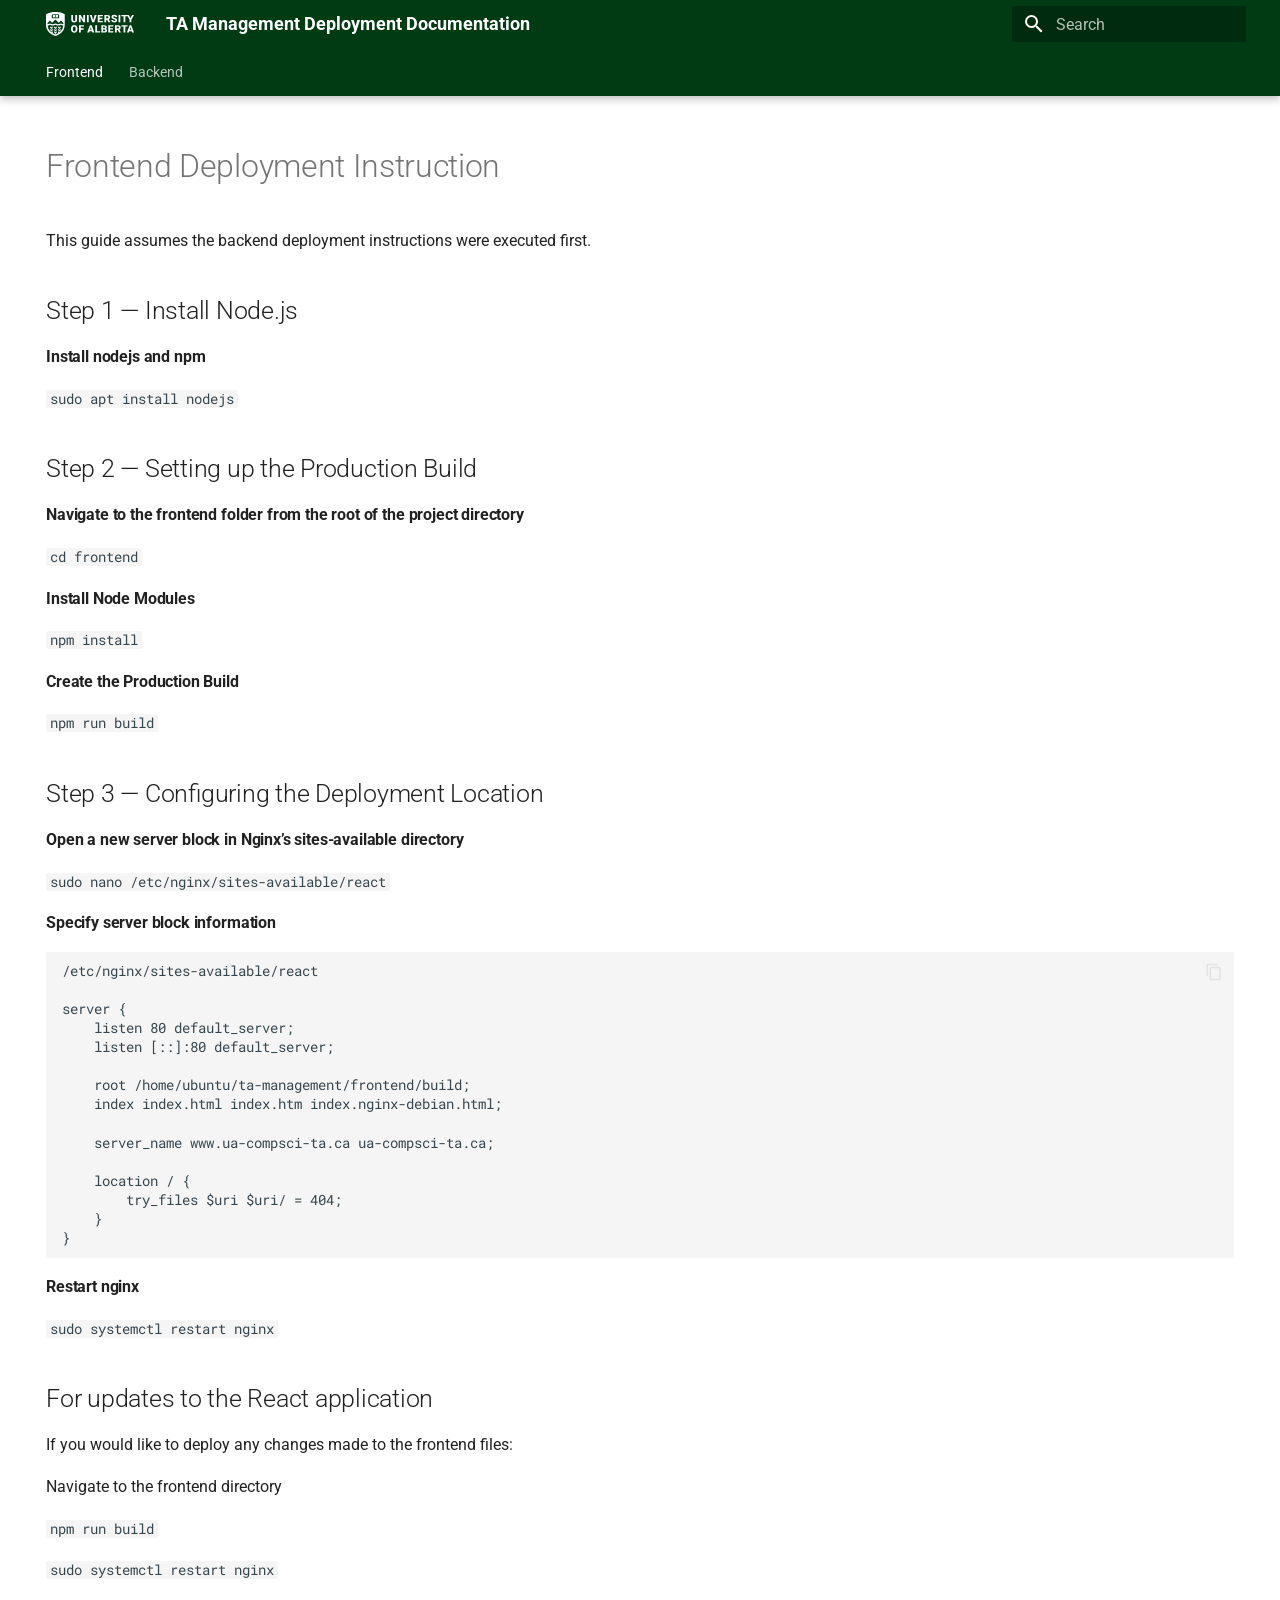
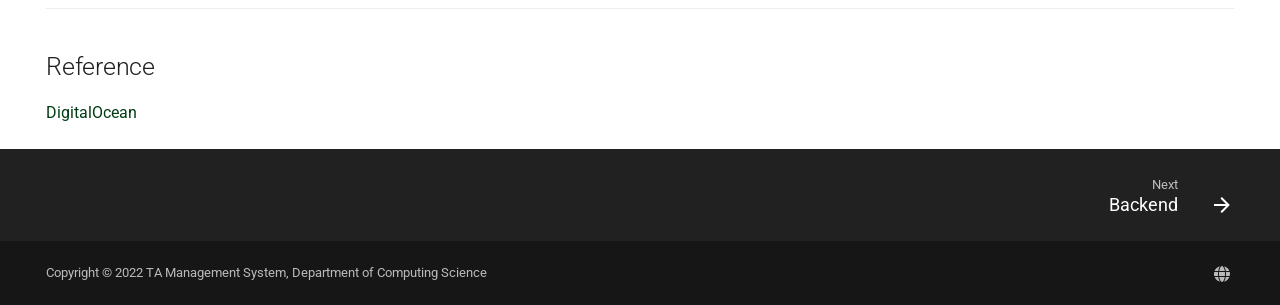
<file: index.html>
<!doctype html>
<html lang="en" class="no-js">
  <head>
    
      <meta charset="utf-8">
      <meta name="viewport" content="width=device-width,initial-scale=1">
      
      
      
      <link rel="icon" href="favicon.png">
      <meta name="generator" content="mkdocs-1.3.0, mkdocs-material-8.2.8">
    
    
      
        <title>TA Management Deployment Documentation</title>
      
    
    
      <link rel="stylesheet" href="assets/stylesheets/main.644de097.min.css">
      
        
        <link rel="stylesheet" href="assets/stylesheets/palette.e6a45f82.min.css">
        
      
    
    
    
      
        
        
        <link rel="preconnect" href="https://fonts.gstatic.com" crossorigin>
        <link rel="stylesheet" href="https://fonts.googleapis.com/css?family=Roboto:300,300i,400,400i,700,700i%7CRoboto+Mono:400,400i,700,700i&display=fallback">
        <style>:root{--md-text-font:"Roboto";--md-code-font:"Roboto Mono"}</style>
      
    
    
      <link rel="stylesheet" href="css/extra.css">
    
    <script>__md_scope=new URL(".",location),__md_get=(e,_=localStorage,t=__md_scope)=>JSON.parse(_.getItem(t.pathname+"."+e)),__md_set=(e,_,t=localStorage,a=__md_scope)=>{try{t.setItem(a.pathname+"."+e,JSON.stringify(_))}catch(e){}}</script>
    
      

    
    
  </head>
  
  
    
    
    
    
    
    <body dir="ltr" data-md-color-scheme="ualberta" data-md-color-primary="" data-md-color-accent="">
  
    
    
    <input class="md-toggle" data-md-toggle="drawer" type="checkbox" id="__drawer" autocomplete="off">
    <input class="md-toggle" data-md-toggle="search" type="checkbox" id="__search" autocomplete="off">
    <label class="md-overlay" for="__drawer"></label>
    <div data-md-component="skip">
      
        
        <a href="#frontend-deployment-instruction" class="md-skip">
          Skip to content
        </a>
      
    </div>
    <div data-md-component="announce">
      
    </div>
    
    
      

  

<header class="md-header md-header--lifted" data-md-component="header">
  <nav class="md-header__inner md-grid" aria-label="Header">
    <a href="." title="TA Management Deployment Documentation" class="md-header__button md-logo" aria-label="TA Management Deployment Documentation" data-md-component="logo">
      
  <img src="ua-logo.svg" alt="logo">

    </a>
    <label class="md-header__button md-icon" for="__drawer">
      <svg xmlns="http://www.w3.org/2000/svg" viewBox="0 0 24 24"><path d="M3 6h18v2H3V6m0 5h18v2H3v-2m0 5h18v2H3v-2z"/></svg>
    </label>
    <div class="md-header__title" data-md-component="header-title">
      <div class="md-header__ellipsis">
        <div class="md-header__topic">
          <span class="md-ellipsis">
            TA Management Deployment Documentation
          </span>
        </div>
        <div class="md-header__topic" data-md-component="header-topic">
          <span class="md-ellipsis">
            
              Frontend
            
          </span>
        </div>
      </div>
    </div>
    
    
    
      <label class="md-header__button md-icon" for="__search">
        <svg xmlns="http://www.w3.org/2000/svg" viewBox="0 0 24 24"><path d="M9.5 3A6.5 6.5 0 0 1 16 9.5c0 1.61-.59 3.09-1.56 4.23l.27.27h.79l5 5-1.5 1.5-5-5v-.79l-.27-.27A6.516 6.516 0 0 1 9.5 16 6.5 6.5 0 0 1 3 9.5 6.5 6.5 0 0 1 9.5 3m0 2C7 5 5 7 5 9.5S7 14 9.5 14 14 12 14 9.5 12 5 9.5 5z"/></svg>
      </label>
      <div class="md-search" data-md-component="search" role="dialog">
  <label class="md-search__overlay" for="__search"></label>
  <div class="md-search__inner" role="search">
    <form class="md-search__form" name="search">
      <input type="text" class="md-search__input" name="query" aria-label="Search" placeholder="Search" autocapitalize="off" autocorrect="off" autocomplete="off" spellcheck="false" data-md-component="search-query" required>
      <label class="md-search__icon md-icon" for="__search">
        <svg xmlns="http://www.w3.org/2000/svg" viewBox="0 0 24 24"><path d="M9.5 3A6.5 6.5 0 0 1 16 9.5c0 1.61-.59 3.09-1.56 4.23l.27.27h.79l5 5-1.5 1.5-5-5v-.79l-.27-.27A6.516 6.516 0 0 1 9.5 16 6.5 6.5 0 0 1 3 9.5 6.5 6.5 0 0 1 9.5 3m0 2C7 5 5 7 5 9.5S7 14 9.5 14 14 12 14 9.5 12 5 9.5 5z"/></svg>
        <svg xmlns="http://www.w3.org/2000/svg" viewBox="0 0 24 24"><path d="M20 11v2H8l5.5 5.5-1.42 1.42L4.16 12l7.92-7.92L13.5 5.5 8 11h12z"/></svg>
      </label>
      <nav class="md-search__options" aria-label="Search">
        
        <button type="reset" class="md-search__icon md-icon" aria-label="Clear" tabindex="-1">
          <svg xmlns="http://www.w3.org/2000/svg" viewBox="0 0 24 24"><path d="M19 6.41 17.59 5 12 10.59 6.41 5 5 6.41 10.59 12 5 17.59 6.41 19 12 13.41 17.59 19 19 17.59 13.41 12 19 6.41z"/></svg>
        </button>
      </nav>
      
    </form>
    <div class="md-search__output">
      <div class="md-search__scrollwrap" data-md-scrollfix>
        <div class="md-search-result" data-md-component="search-result">
          <div class="md-search-result__meta">
            Initializing search
          </div>
          <ol class="md-search-result__list"></ol>
        </div>
      </div>
    </div>
  </div>
</div>
    
    
  </nav>
  
    
      
<nav class="md-tabs" aria-label="Tabs" data-md-component="tabs">
  <div class="md-tabs__inner md-grid">
    <ul class="md-tabs__list">
      
        
  
  
    
  


  <li class="md-tabs__item">
    <a href="." class="md-tabs__link md-tabs__link--active">
      Frontend
    </a>
  </li>

      
        
  
  


  <li class="md-tabs__item">
    <a href="backend/" class="md-tabs__link">
      Backend
    </a>
  </li>

      
    </ul>
  </div>
</nav>
    
  
</header>
    
    <div class="md-container" data-md-component="container">
      
      
        
      
      <main class="md-main" data-md-component="main">
        <div class="md-main__inner md-grid">
          
            
              
                
              
              <div class="md-sidebar md-sidebar--primary" data-md-component="sidebar" data-md-type="navigation" hidden>
                <div class="md-sidebar__scrollwrap">
                  <div class="md-sidebar__inner">
                    

  


  

<nav class="md-nav md-nav--primary md-nav--lifted md-nav--integrated" aria-label="Navigation" data-md-level="0">
  <label class="md-nav__title" for="__drawer">
    <a href="." title="TA Management Deployment Documentation" class="md-nav__button md-logo" aria-label="TA Management Deployment Documentation" data-md-component="logo">
      
  <img src="ua-logo.svg" alt="logo">

    </a>
    TA Management Deployment Documentation
  </label>
  
  <ul class="md-nav__list" data-md-scrollfix>
    
      
      
      

  
  
    
  
  
    <li class="md-nav__item md-nav__item--active">
      
      <input class="md-nav__toggle md-toggle" data-md-toggle="toc" type="checkbox" id="__toc">
      
      
        
      
      
        <label class="md-nav__link md-nav__link--active" for="__toc">
          Frontend
          <span class="md-nav__icon md-icon"></span>
        </label>
      
      <a href="." class="md-nav__link md-nav__link--active">
        Frontend
      </a>
      
        

<nav class="md-nav md-nav--secondary" aria-label="Table of contents">
  
  
  
    
  
  
    <label class="md-nav__title" for="__toc">
      <span class="md-nav__icon md-icon"></span>
      Table of contents
    </label>
    <ul class="md-nav__list" data-md-component="toc" data-md-scrollfix>
      
        <li class="md-nav__item">
  <a href="#step-1-install-nodejs" class="md-nav__link">
    Step 1 — Install Node.js
  </a>
  
    <nav class="md-nav" aria-label="Step 1 — Install Node.js">
      <ul class="md-nav__list">
        
          <li class="md-nav__item">
  <a href="#install-nodejs-and-npm" class="md-nav__link">
    Install nodejs and npm
  </a>
  
</li>
        
      </ul>
    </nav>
  
</li>
      
        <li class="md-nav__item">
  <a href="#step-2-setting-up-the-production-build" class="md-nav__link">
    Step 2 — Setting up the Production Build
  </a>
  
    <nav class="md-nav" aria-label="Step 2 — Setting up the Production Build">
      <ul class="md-nav__list">
        
          <li class="md-nav__item">
  <a href="#navigate-to-the-frontend-folder-from-the-root-of-the-project-directory" class="md-nav__link">
    Navigate to the frontend folder from the root of the project directory
  </a>
  
</li>
        
          <li class="md-nav__item">
  <a href="#install-node-modules" class="md-nav__link">
    Install Node Modules
  </a>
  
</li>
        
          <li class="md-nav__item">
  <a href="#create-the-production-build" class="md-nav__link">
    Create the Production Build
  </a>
  
</li>
        
      </ul>
    </nav>
  
</li>
      
        <li class="md-nav__item">
  <a href="#step-3-configuring-the-deployment-location" class="md-nav__link">
    Step 3 — Configuring the Deployment Location
  </a>
  
    <nav class="md-nav" aria-label="Step 3 — Configuring the Deployment Location">
      <ul class="md-nav__list">
        
          <li class="md-nav__item">
  <a href="#open-a-new-server-block-in-nginxs-sites-available-directory" class="md-nav__link">
    Open a new server block in Nginx’s sites-available directory
  </a>
  
</li>
        
          <li class="md-nav__item">
  <a href="#specify-server-block-information" class="md-nav__link">
    Specify server block information
  </a>
  
</li>
        
          <li class="md-nav__item">
  <a href="#restart-nginx" class="md-nav__link">
    Restart nginx
  </a>
  
</li>
        
      </ul>
    </nav>
  
</li>
      
        <li class="md-nav__item">
  <a href="#for-updates-to-the-react-application" class="md-nav__link">
    For updates to the React application
  </a>
  
</li>
      
        <li class="md-nav__item">
  <a href="#reference" class="md-nav__link">
    Reference
  </a>
  
</li>
      
    </ul>
  
</nav>
      
    </li>
  

    
      
      
      

  
  
  
    <li class="md-nav__item">
      <a href="backend/" class="md-nav__link">
        Backend
      </a>
    </li>
  

    
  </ul>
</nav>
                  </div>
                </div>
              </div>
            
            
          
          <div class="md-content" data-md-component="content">
            <article class="md-content__inner md-typeset">
              
                


<h1 id="frontend-deployment-instruction">Frontend Deployment Instruction</h1>
<p>This guide assumes the backend deployment instructions were executed first.</p>
<h2 id="step-1-install-nodejs">Step 1 — Install Node.js</h2>
<h4 id="install-nodejs-and-npm">Install nodejs and npm</h4>
<p><code>sudo apt install nodejs</code> </p>
<h2 id="step-2-setting-up-the-production-build">Step 2 — Setting up the Production Build</h2>
<h4 id="navigate-to-the-frontend-folder-from-the-root-of-the-project-directory">Navigate to the frontend folder from the root of the project directory</h4>
<p><code>cd frontend</code> </p>
<h4 id="install-node-modules">Install Node Modules</h4>
<p><code>npm install</code></p>
<h4 id="create-the-production-build">Create the Production Build</h4>
<p><code>npm run build</code></p>
<h2 id="step-3-configuring-the-deployment-location">Step 3 — Configuring the Deployment Location</h2>
<h4 id="open-a-new-server-block-in-nginxs-sites-available-directory">Open a new server block in Nginx’s sites-available directory</h4>
<p><code>sudo nano /etc/nginx/sites-available/react</code></p>
<h4 id="specify-server-block-information">Specify server block information</h4>
<pre><code>/etc/nginx/sites-available/react

server {
    listen 80 default_server;
    listen [::]:80 default_server;

    root /home/ubuntu/ta-management/frontend/build;
    index index.html index.htm index.nginx-debian.html;

    server_name www.ua-compsci-ta.ca ua-compsci-ta.ca;

    location / {
        try_files $uri $uri/ = 404;
    }
}
</code></pre>
<h4 id="restart-nginx">Restart nginx</h4>
<p><code>sudo systemctl restart nginx</code></p>
<h2 id="for-updates-to-the-react-application">For updates to the React application</h2>
<p>If you would like to deploy any changes made to the frontend files:</p>
<p>Navigate to the frontend directory</p>
<p><code>npm run build</code></p>
<p><code>sudo systemctl restart nginx</code></p>
<hr />
<h2 id="reference">Reference</h2>
<p><a href="https://www.digitalocean.com/community/tutorials/how-to-deploy-a-react-application-with-nginx-on-ubuntu-20-04">DigitalOcean</a></p>

              
            </article>
          </div>
        </div>
        
      </main>
      
        <footer class="md-footer">
  
    <nav class="md-footer__inner md-grid" aria-label="Footer">
      
      
        
        <a href="backend/" class="md-footer__link md-footer__link--next" aria-label="Next: Backend" rel="next">
          <div class="md-footer__title">
            <div class="md-ellipsis">
              <span class="md-footer__direction">
                Next
              </span>
              Backend
            </div>
          </div>
          <div class="md-footer__button md-icon">
            <svg xmlns="http://www.w3.org/2000/svg" viewBox="0 0 24 24"><path d="M4 11v2h12l-5.5 5.5 1.42 1.42L19.84 12l-7.92-7.92L10.5 5.5 16 11H4z"/></svg>
          </div>
        </a>
      
    </nav>
  
  <div class="md-footer-meta md-typeset">
    <div class="md-footer-meta__inner md-grid">
      <div class="md-copyright">
  
    <div class="md-copyright__highlight">
      Copyright &copy; 2022 TA Management System, Department of Computing Science
    </div>
  
  
</div>
      
        <div class="md-social">
  
    
    
      
      
    
    <a href="https://ua-compsci-ta.ca" target="_blank" rel="noopener" title="ua-compsci-ta.ca" class="md-social__link">
      <svg xmlns="http://www.w3.org/2000/svg" viewBox="0 0 512 512"><!--! Font Awesome Free 6.1.1 by @fontawesome - https://fontawesome.com License - https://fontawesome.com/license/free (Icons: CC BY 4.0, Fonts: SIL OFL 1.1, Code: MIT License) Copyright 2022 Fonticons, Inc.--><path d="M352 256c0 22.2-1.2 43.6-3.3 64H163.3c-2.1-20.4-4.2-41.8-4.2-64 0-22.2 2.1-43.6 4.2-64h185.4c2.1 20.4 3.3 41.8 3.3 64zm151.9-64c5.3 20.5 8.1 41.9 8.1 64s-2.8 43.5-8.1 64H380.8c2.1-20.6 3.2-42.9 3.2-64 0-22-1.1-43.4-3.2-64h123.1zm-10.5-32H376.7c-10-63.86-29.8-117.38-55.3-151.558C399.8 29.09 463.4 85.94 493.4 160zm-149.1 0H167.7c6.1-36.4 15.5-68.62 27-94.65 10.5-23.61 22.2-40.74 33.5-51.54C239.4 3.178 248.7 0 256 0c7.3 0 16.6 3.178 27.8 13.81 11.3 10.8 23 27.93 33.5 51.54 11.5 26.03 20.9 58.25 27 94.65zm-325.69 0C48.59 85.94 112.2 29.09 190.6 8.442 165.1 42.62 145.3 96.14 135.3 160H18.61zm112.59 32c-2.1 20.6-4.1 42-4.1 64 0 21.1 2 43.4 4.1 64H8.065C2.8 299.5 0 278.1 0 256s2.8-43.5 8.065-64H131.2zm63.5 254.6c-11.5-26-20.9-58.2-27-94.6h176.6c-6.1 36.4-15.5 68.6-27 94.6-10.5 23.7-22.2 40.8-33.5 51.6-11.2 10.6-20.5 13.8-28.7 13.8-6.4 0-15.7-3.2-26.9-13.8-11.3-10.8-23-27.9-33.5-51.6zm-4.1 57C112.2 482.9 48.59 426.1 18.61 352H135.3c10 63.9 29.8 117.4 55.3 151.6zm130.8 0c25.5-34.2 45.3-87.7 55.3-151.6h116.7c-30 74.1-93.6 130.9-172 151.6z"/></svg>
    </a>
  
</div>
      
    </div>
  </div>
</footer>
      
    </div>
    <div class="md-dialog" data-md-component="dialog">
      <div class="md-dialog__inner md-typeset"></div>
    </div>
    <script id="__config" type="application/json">{"base": ".", "features": ["navigation.instant", "navigation.tracking", "navigation.tabs", "navigation.tabs.sticky", "navigation.sections", "navigation.sections", "toc.integrate", "navigation.indexes"], "search": "assets/javascripts/workers/search.5e67fbfe.min.js", "translations": {"clipboard.copied": "Copied to clipboard", "clipboard.copy": "Copy to clipboard", "search.config.lang": "en", "search.config.pipeline": "trimmer, stopWordFilter", "search.config.separator": "[\\s\\-]+", "search.placeholder": "Search", "search.result.more.one": "1 more on this page", "search.result.more.other": "# more on this page", "search.result.none": "No matching documents", "search.result.one": "1 matching document", "search.result.other": "# matching documents", "search.result.placeholder": "Type to start searching", "search.result.term.missing": "Missing", "select.version.title": "Select version"}}</script>
    
    
      <script src="assets/javascripts/bundle.c44cc438.min.js"></script>
      
    
  </body>
</html>
</file>
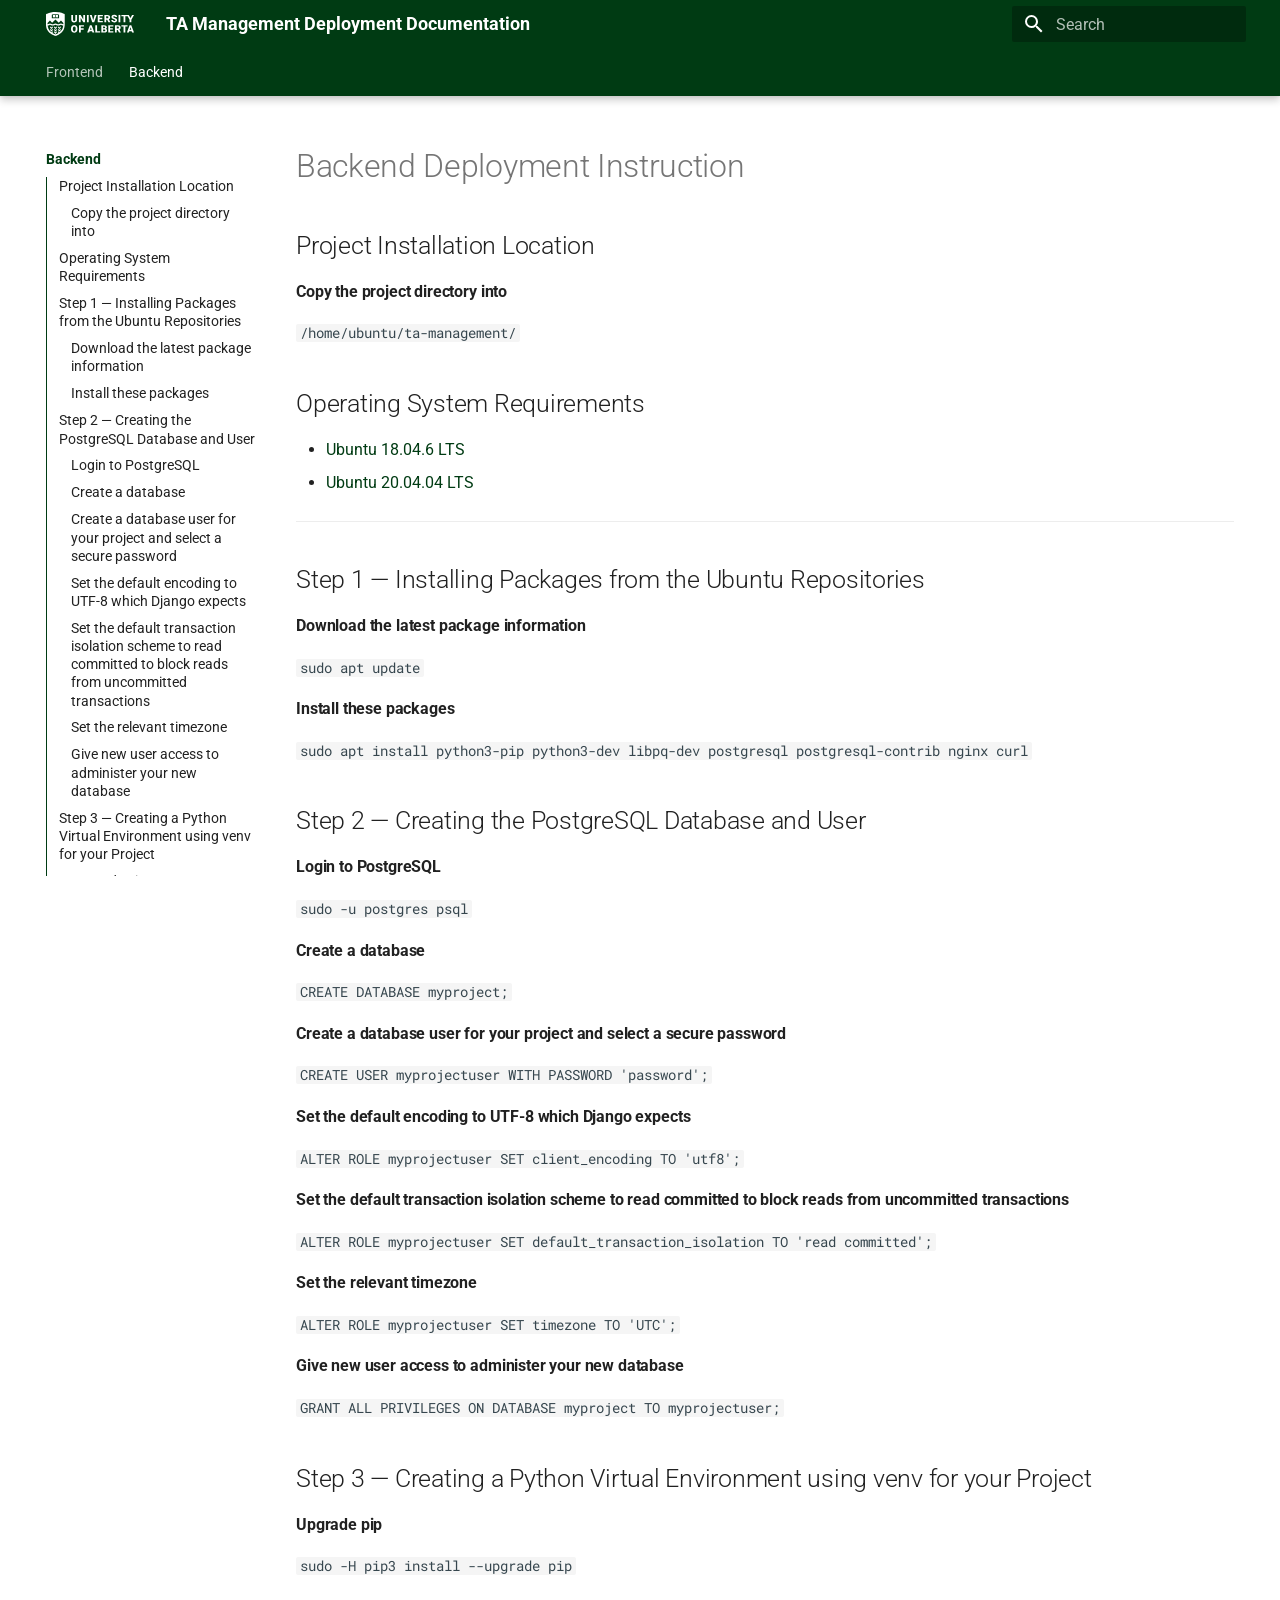
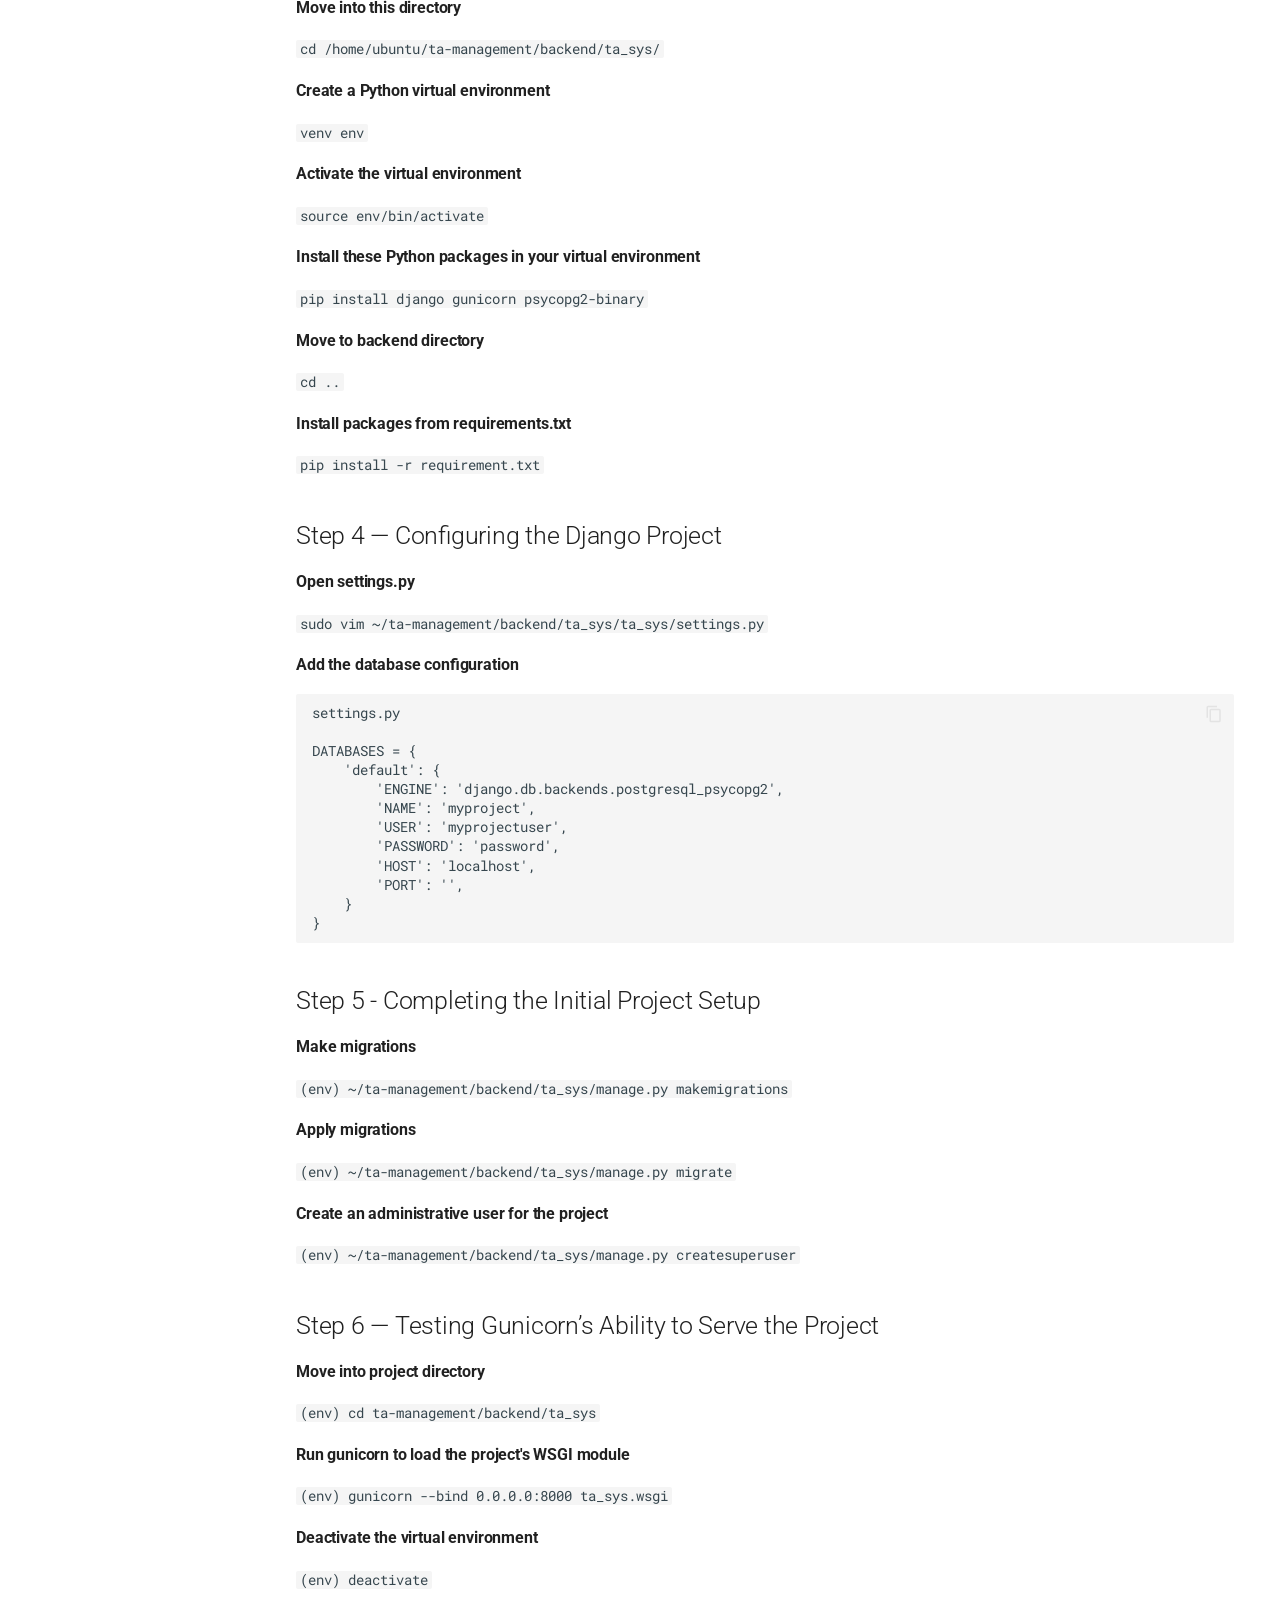
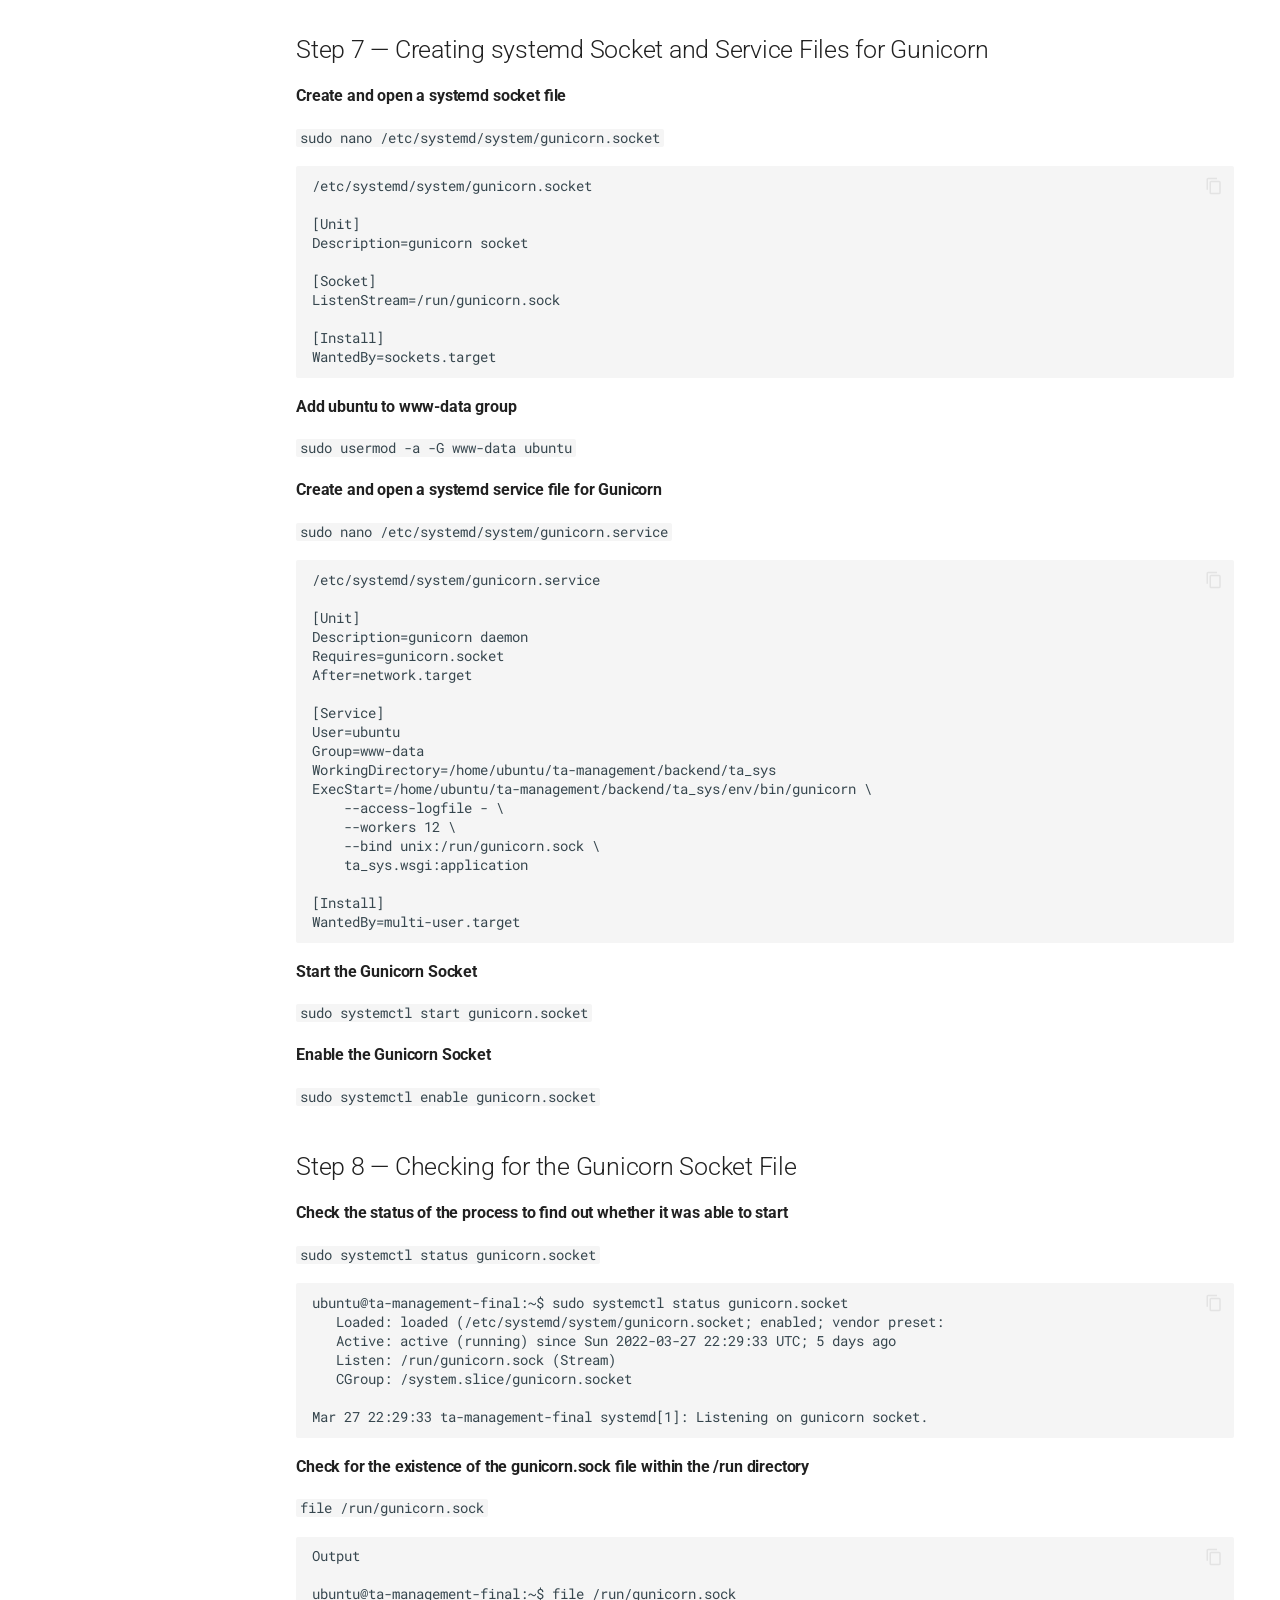
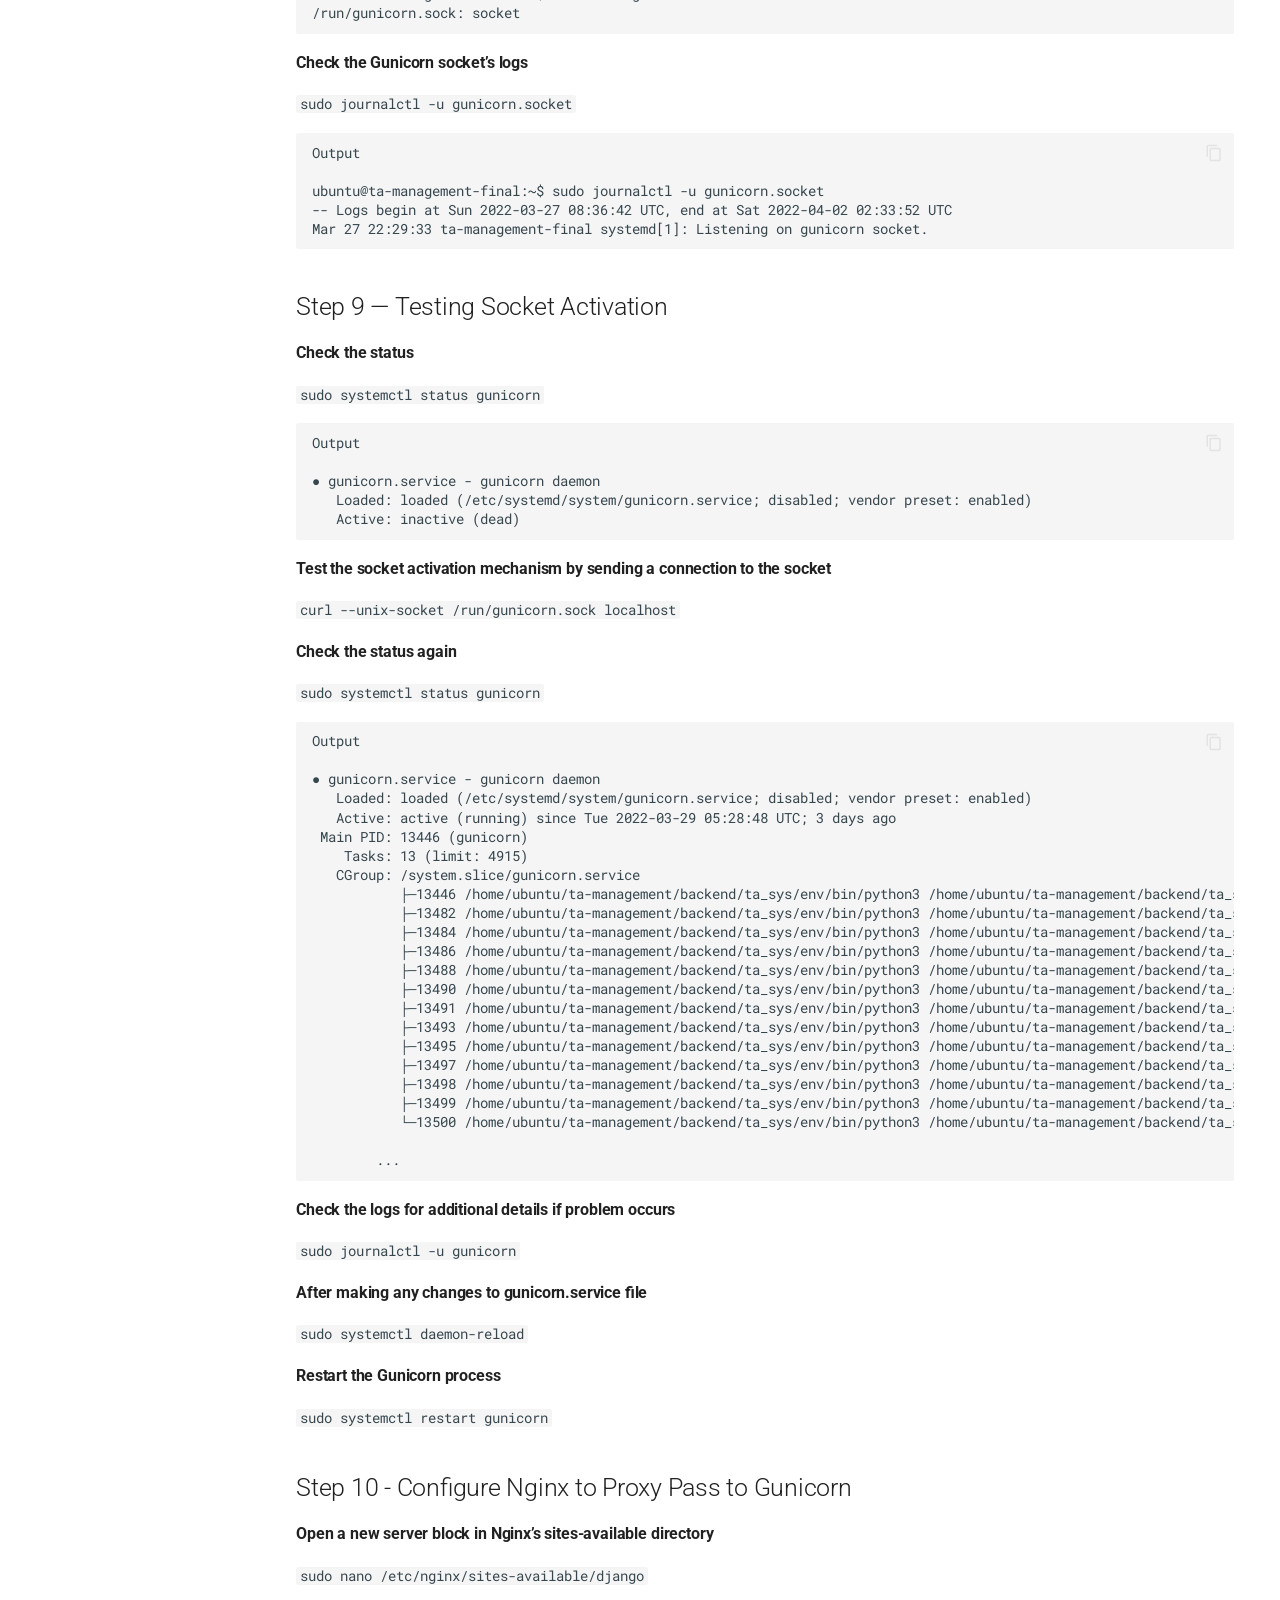
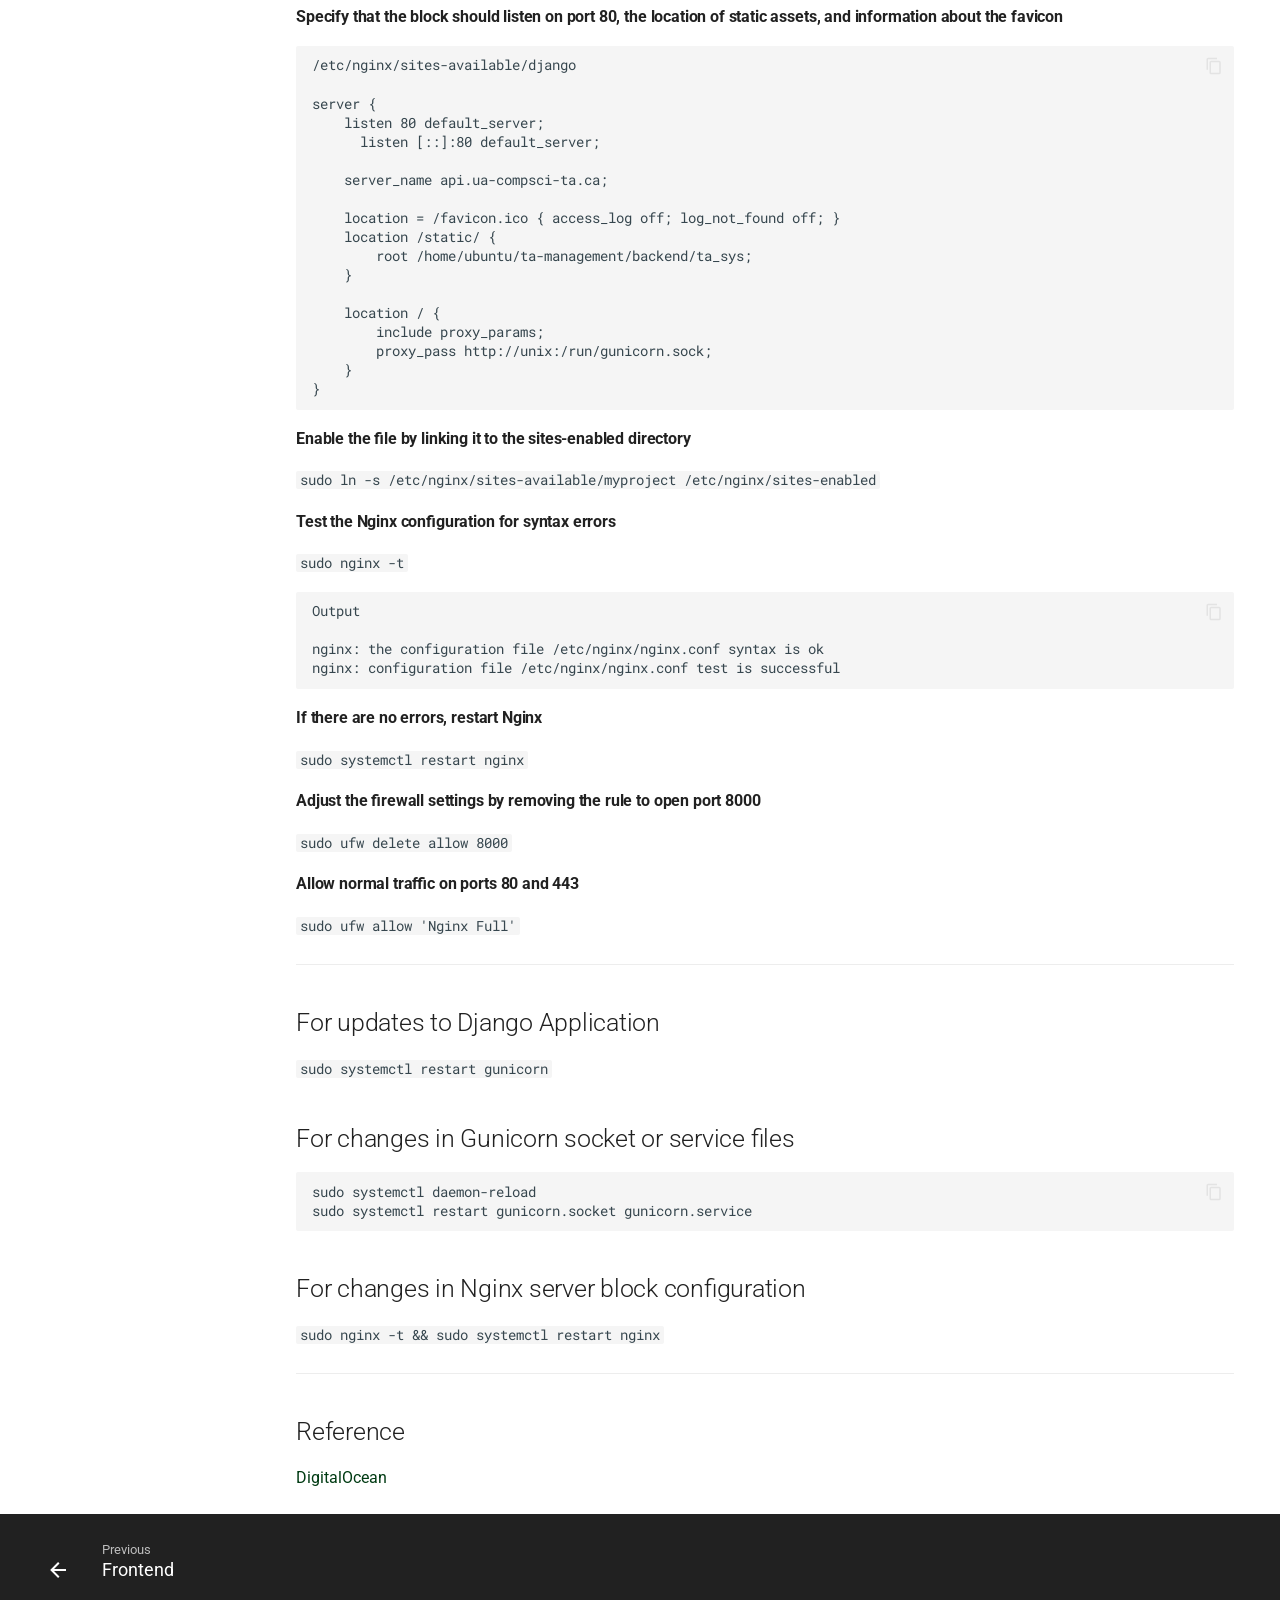
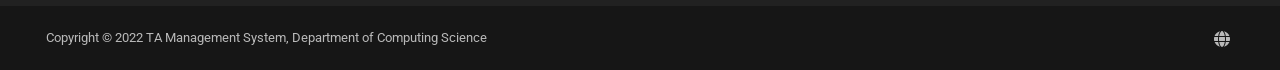
<file: backend/index.html>
<!doctype html>
<html lang="en" class="no-js">
  <head>
    
      <meta charset="utf-8">
      <meta name="viewport" content="width=device-width,initial-scale=1">
      
      
      
      <link rel="icon" href="../favicon.png">
      <meta name="generator" content="mkdocs-1.3.0, mkdocs-material-8.2.8">
    
    
      
        <title>Backend - TA Management Deployment Documentation</title>
      
    
    
      <link rel="stylesheet" href="../assets/stylesheets/main.644de097.min.css">
      
        
        <link rel="stylesheet" href="../assets/stylesheets/palette.e6a45f82.min.css">
        
      
    
    
    
      
        
        
        <link rel="preconnect" href="https://fonts.gstatic.com" crossorigin>
        <link rel="stylesheet" href="https://fonts.googleapis.com/css?family=Roboto:300,300i,400,400i,700,700i%7CRoboto+Mono:400,400i,700,700i&display=fallback">
        <style>:root{--md-text-font:"Roboto";--md-code-font:"Roboto Mono"}</style>
      
    
    
      <link rel="stylesheet" href="../css/extra.css">
    
    <script>__md_scope=new URL("..",location),__md_get=(e,_=localStorage,t=__md_scope)=>JSON.parse(_.getItem(t.pathname+"."+e)),__md_set=(e,_,t=localStorage,a=__md_scope)=>{try{t.setItem(a.pathname+"."+e,JSON.stringify(_))}catch(e){}}</script>
    
      

    
    
  </head>
  
  
    
    
    
    
    
    <body dir="ltr" data-md-color-scheme="ualberta" data-md-color-primary="" data-md-color-accent="">
  
    
    
    <input class="md-toggle" data-md-toggle="drawer" type="checkbox" id="__drawer" autocomplete="off">
    <input class="md-toggle" data-md-toggle="search" type="checkbox" id="__search" autocomplete="off">
    <label class="md-overlay" for="__drawer"></label>
    <div data-md-component="skip">
      
        
        <a href="#backend-deployment-instruction" class="md-skip">
          Skip to content
        </a>
      
    </div>
    <div data-md-component="announce">
      
    </div>
    
    
      

  

<header class="md-header md-header--lifted" data-md-component="header">
  <nav class="md-header__inner md-grid" aria-label="Header">
    <a href=".." title="TA Management Deployment Documentation" class="md-header__button md-logo" aria-label="TA Management Deployment Documentation" data-md-component="logo">
      
  <img src="../ua-logo.svg" alt="logo">

    </a>
    <label class="md-header__button md-icon" for="__drawer">
      <svg xmlns="http://www.w3.org/2000/svg" viewBox="0 0 24 24"><path d="M3 6h18v2H3V6m0 5h18v2H3v-2m0 5h18v2H3v-2z"/></svg>
    </label>
    <div class="md-header__title" data-md-component="header-title">
      <div class="md-header__ellipsis">
        <div class="md-header__topic">
          <span class="md-ellipsis">
            TA Management Deployment Documentation
          </span>
        </div>
        <div class="md-header__topic" data-md-component="header-topic">
          <span class="md-ellipsis">
            
              Backend
            
          </span>
        </div>
      </div>
    </div>
    
    
    
      <label class="md-header__button md-icon" for="__search">
        <svg xmlns="http://www.w3.org/2000/svg" viewBox="0 0 24 24"><path d="M9.5 3A6.5 6.5 0 0 1 16 9.5c0 1.61-.59 3.09-1.56 4.23l.27.27h.79l5 5-1.5 1.5-5-5v-.79l-.27-.27A6.516 6.516 0 0 1 9.5 16 6.5 6.5 0 0 1 3 9.5 6.5 6.5 0 0 1 9.5 3m0 2C7 5 5 7 5 9.5S7 14 9.5 14 14 12 14 9.5 12 5 9.5 5z"/></svg>
      </label>
      <div class="md-search" data-md-component="search" role="dialog">
  <label class="md-search__overlay" for="__search"></label>
  <div class="md-search__inner" role="search">
    <form class="md-search__form" name="search">
      <input type="text" class="md-search__input" name="query" aria-label="Search" placeholder="Search" autocapitalize="off" autocorrect="off" autocomplete="off" spellcheck="false" data-md-component="search-query" required>
      <label class="md-search__icon md-icon" for="__search">
        <svg xmlns="http://www.w3.org/2000/svg" viewBox="0 0 24 24"><path d="M9.5 3A6.5 6.5 0 0 1 16 9.5c0 1.61-.59 3.09-1.56 4.23l.27.27h.79l5 5-1.5 1.5-5-5v-.79l-.27-.27A6.516 6.516 0 0 1 9.5 16 6.5 6.5 0 0 1 3 9.5 6.5 6.5 0 0 1 9.5 3m0 2C7 5 5 7 5 9.5S7 14 9.5 14 14 12 14 9.5 12 5 9.5 5z"/></svg>
        <svg xmlns="http://www.w3.org/2000/svg" viewBox="0 0 24 24"><path d="M20 11v2H8l5.5 5.5-1.42 1.42L4.16 12l7.92-7.92L13.5 5.5 8 11h12z"/></svg>
      </label>
      <nav class="md-search__options" aria-label="Search">
        
        <button type="reset" class="md-search__icon md-icon" aria-label="Clear" tabindex="-1">
          <svg xmlns="http://www.w3.org/2000/svg" viewBox="0 0 24 24"><path d="M19 6.41 17.59 5 12 10.59 6.41 5 5 6.41 10.59 12 5 17.59 6.41 19 12 13.41 17.59 19 19 17.59 13.41 12 19 6.41z"/></svg>
        </button>
      </nav>
      
    </form>
    <div class="md-search__output">
      <div class="md-search__scrollwrap" data-md-scrollfix>
        <div class="md-search-result" data-md-component="search-result">
          <div class="md-search-result__meta">
            Initializing search
          </div>
          <ol class="md-search-result__list"></ol>
        </div>
      </div>
    </div>
  </div>
</div>
    
    
  </nav>
  
    
      
<nav class="md-tabs" aria-label="Tabs" data-md-component="tabs">
  <div class="md-tabs__inner md-grid">
    <ul class="md-tabs__list">
      
        
  
  


  <li class="md-tabs__item">
    <a href=".." class="md-tabs__link">
      Frontend
    </a>
  </li>

      
        
  
  
    
  


  <li class="md-tabs__item">
    <a href="./" class="md-tabs__link md-tabs__link--active">
      Backend
    </a>
  </li>

      
    </ul>
  </div>
</nav>
    
  
</header>
    
    <div class="md-container" data-md-component="container">
      
      
        
      
      <main class="md-main" data-md-component="main">
        <div class="md-main__inner md-grid">
          
            
              
              <div class="md-sidebar md-sidebar--primary" data-md-component="sidebar" data-md-type="navigation" >
                <div class="md-sidebar__scrollwrap">
                  <div class="md-sidebar__inner">
                    

  


  

<nav class="md-nav md-nav--primary md-nav--lifted md-nav--integrated" aria-label="Navigation" data-md-level="0">
  <label class="md-nav__title" for="__drawer">
    <a href=".." title="TA Management Deployment Documentation" class="md-nav__button md-logo" aria-label="TA Management Deployment Documentation" data-md-component="logo">
      
  <img src="../ua-logo.svg" alt="logo">

    </a>
    TA Management Deployment Documentation
  </label>
  
  <ul class="md-nav__list" data-md-scrollfix>
    
      
      
      

  
  
  
    <li class="md-nav__item">
      <a href=".." class="md-nav__link">
        Frontend
      </a>
    </li>
  

    
      
      
      

  
  
    
  
  
    <li class="md-nav__item md-nav__item--active">
      
      <input class="md-nav__toggle md-toggle" data-md-toggle="toc" type="checkbox" id="__toc">
      
      
        
      
      
        <label class="md-nav__link md-nav__link--active" for="__toc">
          Backend
          <span class="md-nav__icon md-icon"></span>
        </label>
      
      <a href="./" class="md-nav__link md-nav__link--active">
        Backend
      </a>
      
        

<nav class="md-nav md-nav--secondary" aria-label="Table of contents">
  
  
  
    
  
  
    <label class="md-nav__title" for="__toc">
      <span class="md-nav__icon md-icon"></span>
      Table of contents
    </label>
    <ul class="md-nav__list" data-md-component="toc" data-md-scrollfix>
      
        <li class="md-nav__item">
  <a href="#project-installation-location" class="md-nav__link">
    Project Installation Location
  </a>
  
    <nav class="md-nav" aria-label="Project Installation Location">
      <ul class="md-nav__list">
        
          <li class="md-nav__item">
  <a href="#copy-the-project-directory-into" class="md-nav__link">
    Copy the project directory into
  </a>
  
</li>
        
      </ul>
    </nav>
  
</li>
      
        <li class="md-nav__item">
  <a href="#operating-system-requirements" class="md-nav__link">
    Operating System Requirements
  </a>
  
</li>
      
        <li class="md-nav__item">
  <a href="#step-1-installing-packages-from-the-ubuntu-repositories" class="md-nav__link">
    Step 1 — Installing Packages from the Ubuntu Repositories
  </a>
  
    <nav class="md-nav" aria-label="Step 1 — Installing Packages from the Ubuntu Repositories">
      <ul class="md-nav__list">
        
          <li class="md-nav__item">
  <a href="#download-the-latest-package-information" class="md-nav__link">
    Download the latest package information
  </a>
  
</li>
        
          <li class="md-nav__item">
  <a href="#install-these-packages" class="md-nav__link">
    Install these packages
  </a>
  
</li>
        
      </ul>
    </nav>
  
</li>
      
        <li class="md-nav__item">
  <a href="#step-2-creating-the-postgresql-database-and-user" class="md-nav__link">
    Step 2 — Creating the PostgreSQL Database and User
  </a>
  
    <nav class="md-nav" aria-label="Step 2 — Creating the PostgreSQL Database and User">
      <ul class="md-nav__list">
        
          <li class="md-nav__item">
  <a href="#login-to-postgresql" class="md-nav__link">
    Login to PostgreSQL
  </a>
  
</li>
        
          <li class="md-nav__item">
  <a href="#create-a-database" class="md-nav__link">
    Create a database
  </a>
  
</li>
        
          <li class="md-nav__item">
  <a href="#create-a-database-user-for-your-project-and-select-a-secure-password" class="md-nav__link">
    Create a database user for your project and select a secure password
  </a>
  
</li>
        
          <li class="md-nav__item">
  <a href="#set-the-default-encoding-to-utf-8-which-django-expects" class="md-nav__link">
    Set the default encoding to UTF-8 which Django expects
  </a>
  
</li>
        
          <li class="md-nav__item">
  <a href="#set-the-default-transaction-isolation-scheme-to-read-committed-to-block-reads-from-uncommitted-transactions" class="md-nav__link">
    Set the default transaction isolation scheme to read committed to block reads from uncommitted transactions
  </a>
  
</li>
        
          <li class="md-nav__item">
  <a href="#set-the-relevant-timezone" class="md-nav__link">
    Set the relevant timezone
  </a>
  
</li>
        
          <li class="md-nav__item">
  <a href="#give-new-user-access-to-administer-your-new-database" class="md-nav__link">
    Give new user access to administer your new database
  </a>
  
</li>
        
      </ul>
    </nav>
  
</li>
      
        <li class="md-nav__item">
  <a href="#step-3-creating-a-python-virtual-environment-using-venv-for-your-project" class="md-nav__link">
    Step 3 — Creating a Python Virtual Environment using venv for your Project
  </a>
  
    <nav class="md-nav" aria-label="Step 3 — Creating a Python Virtual Environment using venv for your Project">
      <ul class="md-nav__list">
        
          <li class="md-nav__item">
  <a href="#upgrade-pip" class="md-nav__link">
    Upgrade pip
  </a>
  
</li>
        
          <li class="md-nav__item">
  <a href="#move-into-this-directory" class="md-nav__link">
    Move into this directory
  </a>
  
</li>
        
          <li class="md-nav__item">
  <a href="#create-a-python-virtual-environment" class="md-nav__link">
    Create a Python virtual environment
  </a>
  
</li>
        
          <li class="md-nav__item">
  <a href="#activate-the-virtual-environment" class="md-nav__link">
    Activate the virtual environment
  </a>
  
</li>
        
          <li class="md-nav__item">
  <a href="#install-these-python-packages-in-your-virtual-environment" class="md-nav__link">
    Install these Python packages in your virtual environment
  </a>
  
</li>
        
          <li class="md-nav__item">
  <a href="#move-to-backend-directory" class="md-nav__link">
    Move to backend directory
  </a>
  
</li>
        
          <li class="md-nav__item">
  <a href="#install-packages-from-requirementstxt" class="md-nav__link">
    Install packages from requirements.txt
  </a>
  
</li>
        
      </ul>
    </nav>
  
</li>
      
        <li class="md-nav__item">
  <a href="#step-4-configuring-the-django-project" class="md-nav__link">
    Step 4 — Configuring the Django Project
  </a>
  
    <nav class="md-nav" aria-label="Step 4 — Configuring the Django Project">
      <ul class="md-nav__list">
        
          <li class="md-nav__item">
  <a href="#open-settingspy" class="md-nav__link">
    Open settings.py
  </a>
  
</li>
        
          <li class="md-nav__item">
  <a href="#add-the-database-configuration" class="md-nav__link">
    Add the database configuration
  </a>
  
</li>
        
      </ul>
    </nav>
  
</li>
      
        <li class="md-nav__item">
  <a href="#step-5-completing-the-initial-project-setup" class="md-nav__link">
    Step 5 - Completing the Initial Project Setup
  </a>
  
    <nav class="md-nav" aria-label="Step 5 - Completing the Initial Project Setup">
      <ul class="md-nav__list">
        
          <li class="md-nav__item">
  <a href="#make-migrations" class="md-nav__link">
    Make migrations
  </a>
  
</li>
        
          <li class="md-nav__item">
  <a href="#apply-migrations" class="md-nav__link">
    Apply migrations
  </a>
  
</li>
        
          <li class="md-nav__item">
  <a href="#create-an-administrative-user-for-the-project" class="md-nav__link">
    Create an administrative user for the project
  </a>
  
</li>
        
      </ul>
    </nav>
  
</li>
      
        <li class="md-nav__item">
  <a href="#step-6-testing-gunicorns-ability-to-serve-the-project" class="md-nav__link">
    Step 6 — Testing Gunicorn’s Ability to Serve the Project
  </a>
  
    <nav class="md-nav" aria-label="Step 6 — Testing Gunicorn’s Ability to Serve the Project">
      <ul class="md-nav__list">
        
          <li class="md-nav__item">
  <a href="#move-into-project-directory" class="md-nav__link">
    Move into project directory
  </a>
  
</li>
        
          <li class="md-nav__item">
  <a href="#run-gunicorn-to-load-the-projects-wsgi-module" class="md-nav__link">
    Run gunicorn to load the project's WSGI module
  </a>
  
</li>
        
          <li class="md-nav__item">
  <a href="#deactivate-the-virtual-environment" class="md-nav__link">
    Deactivate the virtual environment
  </a>
  
</li>
        
      </ul>
    </nav>
  
</li>
      
        <li class="md-nav__item">
  <a href="#step-7-creating-systemd-socket-and-service-files-for-gunicorn" class="md-nav__link">
    Step 7 — Creating systemd Socket and Service Files for Gunicorn
  </a>
  
    <nav class="md-nav" aria-label="Step 7 — Creating systemd Socket and Service Files for Gunicorn">
      <ul class="md-nav__list">
        
          <li class="md-nav__item">
  <a href="#create-and-open-a-systemd-socket-file" class="md-nav__link">
    Create and open a systemd socket file
  </a>
  
</li>
        
          <li class="md-nav__item">
  <a href="#add-ubuntu-to-www-data-group" class="md-nav__link">
    Add ubuntu to www-data group
  </a>
  
</li>
        
          <li class="md-nav__item">
  <a href="#create-and-open-a-systemd-service-file-for-gunicorn" class="md-nav__link">
    Create and open a systemd service file for Gunicorn
  </a>
  
</li>
        
          <li class="md-nav__item">
  <a href="#start-the-gunicorn-socket" class="md-nav__link">
    Start the Gunicorn Socket
  </a>
  
</li>
        
          <li class="md-nav__item">
  <a href="#enable-the-gunicorn-socket" class="md-nav__link">
    Enable the Gunicorn Socket
  </a>
  
</li>
        
      </ul>
    </nav>
  
</li>
      
        <li class="md-nav__item">
  <a href="#step-8-checking-for-the-gunicorn-socket-file" class="md-nav__link">
    Step 8 — Checking for the Gunicorn Socket File
  </a>
  
    <nav class="md-nav" aria-label="Step 8 — Checking for the Gunicorn Socket File">
      <ul class="md-nav__list">
        
          <li class="md-nav__item">
  <a href="#check-the-status-of-the-process-to-find-out-whether-it-was-able-to-start" class="md-nav__link">
    Check the status of the process to find out whether it was able to start
  </a>
  
</li>
        
          <li class="md-nav__item">
  <a href="#check-for-the-existence-of-the-gunicornsock-file-within-the-run-directory" class="md-nav__link">
    Check for the existence of the gunicorn.sock file within the /run directory
  </a>
  
</li>
        
          <li class="md-nav__item">
  <a href="#check-the-gunicorn-sockets-logs" class="md-nav__link">
    Check the Gunicorn socket’s logs
  </a>
  
</li>
        
      </ul>
    </nav>
  
</li>
      
        <li class="md-nav__item">
  <a href="#step-9-testing-socket-activation" class="md-nav__link">
    Step 9 — Testing Socket Activation
  </a>
  
    <nav class="md-nav" aria-label="Step 9 — Testing Socket Activation">
      <ul class="md-nav__list">
        
          <li class="md-nav__item">
  <a href="#check-the-status" class="md-nav__link">
    Check the status
  </a>
  
</li>
        
          <li class="md-nav__item">
  <a href="#test-the-socket-activation-mechanism-by-sending-a-connection-to-the-socket" class="md-nav__link">
    Test the socket activation mechanism by sending a connection to the socket
  </a>
  
</li>
        
          <li class="md-nav__item">
  <a href="#check-the-status-again" class="md-nav__link">
    Check the status again
  </a>
  
</li>
        
          <li class="md-nav__item">
  <a href="#check-the-logs-for-additional-details-if-problem-occurs" class="md-nav__link">
    Check the logs for additional details if problem occurs
  </a>
  
</li>
        
          <li class="md-nav__item">
  <a href="#after-making-any-changes-to-gunicornservice-file" class="md-nav__link">
    After making any changes to gunicorn.service file
  </a>
  
</li>
        
          <li class="md-nav__item">
  <a href="#restart-the-gunicorn-process" class="md-nav__link">
    Restart the Gunicorn process
  </a>
  
</li>
        
      </ul>
    </nav>
  
</li>
      
        <li class="md-nav__item">
  <a href="#step-10-configure-nginx-to-proxy-pass-to-gunicorn" class="md-nav__link">
    Step 10 - Configure Nginx to Proxy Pass to Gunicorn
  </a>
  
    <nav class="md-nav" aria-label="Step 10 - Configure Nginx to Proxy Pass to Gunicorn">
      <ul class="md-nav__list">
        
          <li class="md-nav__item">
  <a href="#open-a-new-server-block-in-nginxs-sites-available-directory" class="md-nav__link">
    Open a new server block in Nginx’s sites-available directory
  </a>
  
</li>
        
          <li class="md-nav__item">
  <a href="#specify-that-the-block-should-listen-on-port-80-the-location-of-static-assets-and-information-about-the-favicon" class="md-nav__link">
    Specify that the block should listen on port 80, the location of static assets, and information about the favicon
  </a>
  
</li>
        
          <li class="md-nav__item">
  <a href="#enable-the-file-by-linking-it-to-the-sites-enabled-directory" class="md-nav__link">
    Enable the file by linking it to the sites-enabled directory
  </a>
  
</li>
        
          <li class="md-nav__item">
  <a href="#test-the-nginx-configuration-for-syntax-errors" class="md-nav__link">
    Test the Nginx configuration for syntax errors
  </a>
  
</li>
        
          <li class="md-nav__item">
  <a href="#if-there-are-no-errors-restart-nginx" class="md-nav__link">
    If there are no errors, restart Nginx
  </a>
  
</li>
        
          <li class="md-nav__item">
  <a href="#adjust-the-firewall-settings-by-removing-the-rule-to-open-port-8000" class="md-nav__link">
    Adjust the firewall settings by removing the rule to open port 8000
  </a>
  
</li>
        
          <li class="md-nav__item">
  <a href="#allow-normal-traffic-on-ports-80-and-443" class="md-nav__link">
    Allow normal traffic on ports 80 and 443
  </a>
  
</li>
        
      </ul>
    </nav>
  
</li>
      
        <li class="md-nav__item">
  <a href="#for-updates-to-django-application" class="md-nav__link">
    For updates to Django Application
  </a>
  
</li>
      
        <li class="md-nav__item">
  <a href="#for-changes-in-gunicorn-socket-or-service-files" class="md-nav__link">
    For changes in Gunicorn socket or service files
  </a>
  
</li>
      
        <li class="md-nav__item">
  <a href="#for-changes-in-nginx-server-block-configuration" class="md-nav__link">
    For changes in Nginx server block configuration
  </a>
  
</li>
      
        <li class="md-nav__item">
  <a href="#reference" class="md-nav__link">
    Reference
  </a>
  
</li>
      
    </ul>
  
</nav>
      
    </li>
  

    
  </ul>
</nav>
                  </div>
                </div>
              </div>
            
            
          
          <div class="md-content" data-md-component="content">
            <article class="md-content__inner md-typeset">
              
                


<h1 id="backend-deployment-instruction">Backend Deployment Instruction</h1>
<h2 id="project-installation-location">Project Installation Location</h2>
<h4 id="copy-the-project-directory-into">Copy the project directory into</h4>
<p><code>/home/ubuntu/ta-management/</code></p>
<h2 id="operating-system-requirements">Operating System Requirements</h2>
<ul>
<li><a href="https://releases.ubuntu.com/18.04/">Ubuntu 18.04.6 LTS</a></li>
<li><a href="https://ubuntu.com/download/desktop">Ubuntu 20.04.04 LTS</a></li>
</ul>
<hr />
<h2 id="step-1-installing-packages-from-the-ubuntu-repositories">Step 1 — Installing Packages from the Ubuntu Repositories</h2>
<h4 id="download-the-latest-package-information">Download the latest package information</h4>
<p><code>sudo apt update</code> </p>
<h4 id="install-these-packages">Install these packages</h4>
<p><code>sudo apt install python3-pip python3-dev libpq-dev postgresql postgresql-contrib nginx curl</code> </p>
<h2 id="step-2-creating-the-postgresql-database-and-user">Step 2 — Creating the PostgreSQL Database and User</h2>
<h4 id="login-to-postgresql">Login to PostgreSQL</h4>
<p><code>sudo -u postgres psql</code> </p>
<h4 id="create-a-database">Create a database</h4>
<p><code>CREATE DATABASE myproject;</code> </p>
<h4 id="create-a-database-user-for-your-project-and-select-a-secure-password">Create a database user for your project and select a secure password</h4>
<p><code>CREATE USER myprojectuser WITH PASSWORD 'password';</code> </p>
<h4 id="set-the-default-encoding-to-utf-8-which-django-expects">Set the default encoding to UTF-8 which Django expects</h4>
<p><code>ALTER ROLE myprojectuser SET client_encoding TO 'utf8';</code> </p>
<h4 id="set-the-default-transaction-isolation-scheme-to-read-committed-to-block-reads-from-uncommitted-transactions">Set the default transaction isolation scheme to read committed to block reads from uncommitted transactions</h4>
<p><code>ALTER ROLE myprojectuser SET default_transaction_isolation TO 'read committed';</code> </p>
<h4 id="set-the-relevant-timezone">Set the relevant timezone</h4>
<p><code>ALTER ROLE myprojectuser SET timezone TO 'UTC';</code> </p>
<h4 id="give-new-user-access-to-administer-your-new-database">Give new user access to administer your new database</h4>
<p><code>GRANT ALL PRIVILEGES ON DATABASE myproject TO myprojectuser;</code> </p>
<h2 id="step-3-creating-a-python-virtual-environment-using-venv-for-your-project">Step 3 — Creating a Python Virtual Environment using venv for your Project</h2>
<h4 id="upgrade-pip">Upgrade pip</h4>
<p><code>sudo -H pip3 install --upgrade pip</code> </p>
<h4 id="move-into-this-directory">Move into this directory</h4>
<p><code>cd /home/ubuntu/ta-management/backend/ta_sys/</code> </p>
<h4 id="create-a-python-virtual-environment">Create a Python virtual environment</h4>
<p><code>venv env</code> </p>
<h4 id="activate-the-virtual-environment">Activate the virtual environment</h4>
<p><code>source env/bin/activate</code> </p>
<h4 id="install-these-python-packages-in-your-virtual-environment">Install these Python packages in your virtual environment</h4>
<p><code>pip install django gunicorn psycopg2-binary</code> </p>
<h4 id="move-to-backend-directory">Move to backend directory</h4>
<p><code>cd ..</code></p>
<h4 id="install-packages-from-requirementstxt">Install packages from requirements.txt</h4>
<p><code>pip install -r requirement.txt</code></p>
<h2 id="step-4-configuring-the-django-project">Step 4 — Configuring the Django Project</h2>
<h4 id="open-settingspy">Open settings.py</h4>
<p><code>sudo vim ~/ta-management/backend/ta_sys/ta_sys/settings.py</code></p>
<h4 id="add-the-database-configuration">Add the database configuration</h4>
<pre><code>settings.py

DATABASES = {
    'default': {
        'ENGINE': 'django.db.backends.postgresql_psycopg2',
        'NAME': 'myproject',
        'USER': 'myprojectuser',
        'PASSWORD': 'password',
        'HOST': 'localhost',
        'PORT': '',
    }
}
</code></pre>
<h2 id="step-5-completing-the-initial-project-setup">Step 5 - Completing the Initial Project Setup</h2>
<h4 id="make-migrations">Make migrations</h4>
<p><code>(env) ~/ta-management/backend/ta_sys/manage.py makemigrations</code> </p>
<h4 id="apply-migrations">Apply migrations</h4>
<p><code>(env) ~/ta-management/backend/ta_sys/manage.py migrate</code></p>
<h4 id="create-an-administrative-user-for-the-project">Create an administrative user for the project</h4>
<p><code>(env) ~/ta-management/backend/ta_sys/manage.py createsuperuser</code></p>
<h2 id="step-6-testing-gunicorns-ability-to-serve-the-project">Step 6 — Testing Gunicorn’s Ability to Serve the Project</h2>
<h4 id="move-into-project-directory">Move into project directory</h4>
<p><code>(env) cd ta-management/backend/ta_sys</code></p>
<h4 id="run-gunicorn-to-load-the-projects-wsgi-module">Run gunicorn to load the project's WSGI module</h4>
<p><code>(env) gunicorn --bind 0.0.0.0:8000 ta_sys.wsgi</code> </p>
<h4 id="deactivate-the-virtual-environment">Deactivate the virtual environment</h4>
<p><code>(env) deactivate</code> </p>
<h2 id="step-7-creating-systemd-socket-and-service-files-for-gunicorn">Step 7 — Creating systemd Socket and Service Files for Gunicorn</h2>
<h4 id="create-and-open-a-systemd-socket-file">Create and open a systemd socket file</h4>
<p><code>sudo nano /etc/systemd/system/gunicorn.socket</code></p>
<pre><code>/etc/systemd/system/gunicorn.socket

[Unit]
Description=gunicorn socket

[Socket]
ListenStream=/run/gunicorn.sock

[Install]
WantedBy=sockets.target
</code></pre>
<h4 id="add-ubuntu-to-www-data-group">Add ubuntu to www-data group</h4>
<p><code>sudo usermod -a -G www-data ubuntu</code></p>
<h4 id="create-and-open-a-systemd-service-file-for-gunicorn">Create and open a systemd service file for Gunicorn</h4>
<p><code>sudo nano /etc/systemd/system/gunicorn.service</code></p>
<pre><code>/etc/systemd/system/gunicorn.service

[Unit]
Description=gunicorn daemon
Requires=gunicorn.socket
After=network.target

[Service]
User=ubuntu
Group=www-data
WorkingDirectory=/home/ubuntu/ta-management/backend/ta_sys
ExecStart=/home/ubuntu/ta-management/backend/ta_sys/env/bin/gunicorn \
    --access-logfile - \
    --workers 12 \
    --bind unix:/run/gunicorn.sock \
    ta_sys.wsgi:application

[Install]
WantedBy=multi-user.target
</code></pre>
<h4 id="start-the-gunicorn-socket">Start the Gunicorn Socket</h4>
<p><code>sudo systemctl start gunicorn.socket</code></p>
<h4 id="enable-the-gunicorn-socket">Enable the Gunicorn Socket</h4>
<p><code>sudo systemctl enable gunicorn.socket</code></p>
<h2 id="step-8-checking-for-the-gunicorn-socket-file">Step 8 — Checking for the Gunicorn Socket File</h2>
<h4 id="check-the-status-of-the-process-to-find-out-whether-it-was-able-to-start">Check the status of the process to find out whether it was able to start</h4>
<p><code>sudo systemctl status gunicorn.socket</code></p>
<pre><code>ubuntu@ta-management-final:~$ sudo systemctl status gunicorn.socket
   Loaded: loaded (/etc/systemd/system/gunicorn.socket; enabled; vendor preset: 
   Active: active (running) since Sun 2022-03-27 22:29:33 UTC; 5 days ago
   Listen: /run/gunicorn.sock (Stream)
   CGroup: /system.slice/gunicorn.socket

Mar 27 22:29:33 ta-management-final systemd[1]: Listening on gunicorn socket.
</code></pre>
<h4 id="check-for-the-existence-of-the-gunicornsock-file-within-the-run-directory">Check for the existence of the gunicorn.sock file within the /run directory</h4>
<p><code>file /run/gunicorn.sock</code></p>
<pre><code>Output

ubuntu@ta-management-final:~$ file /run/gunicorn.sock
/run/gunicorn.sock: socket
</code></pre>
<h4 id="check-the-gunicorn-sockets-logs">Check the Gunicorn socket’s logs</h4>
<p><code>sudo journalctl -u gunicorn.socket</code> </p>
<pre><code>Output

ubuntu@ta-management-final:~$ sudo journalctl -u gunicorn.socket
-- Logs begin at Sun 2022-03-27 08:36:42 UTC, end at Sat 2022-04-02 02:33:52 UTC
Mar 27 22:29:33 ta-management-final systemd[1]: Listening on gunicorn socket.
</code></pre>
<h2 id="step-9-testing-socket-activation">Step 9 — Testing Socket Activation</h2>
<h4 id="check-the-status">Check the status</h4>
<p><code>sudo systemctl status gunicorn</code></p>
<pre><code>Output 

● gunicorn.service - gunicorn daemon
   Loaded: loaded (/etc/systemd/system/gunicorn.service; disabled; vendor preset: enabled)
   Active: inactive (dead)
</code></pre>
<h4 id="test-the-socket-activation-mechanism-by-sending-a-connection-to-the-socket">Test the socket activation mechanism by sending a connection to the socket</h4>
<p><code>curl --unix-socket /run/gunicorn.sock localhost</code></p>
<h4 id="check-the-status-again">Check the status again</h4>
<p><code>sudo systemctl status gunicorn</code></p>
<pre><code>Output

● gunicorn.service - gunicorn daemon
   Loaded: loaded (/etc/systemd/system/gunicorn.service; disabled; vendor preset: enabled)
   Active: active (running) since Tue 2022-03-29 05:28:48 UTC; 3 days ago
 Main PID: 13446 (gunicorn)
    Tasks: 13 (limit: 4915)
   CGroup: /system.slice/gunicorn.service
           ├─13446 /home/ubuntu/ta-management/backend/ta_sys/env/bin/python3 /home/ubuntu/ta-management/backend/ta_sys/env/
           ├─13482 /home/ubuntu/ta-management/backend/ta_sys/env/bin/python3 /home/ubuntu/ta-management/backend/ta_sys/env/
           ├─13484 /home/ubuntu/ta-management/backend/ta_sys/env/bin/python3 /home/ubuntu/ta-management/backend/ta_sys/env/
           ├─13486 /home/ubuntu/ta-management/backend/ta_sys/env/bin/python3 /home/ubuntu/ta-management/backend/ta_sys/env/
           ├─13488 /home/ubuntu/ta-management/backend/ta_sys/env/bin/python3 /home/ubuntu/ta-management/backend/ta_sys/env/
           ├─13490 /home/ubuntu/ta-management/backend/ta_sys/env/bin/python3 /home/ubuntu/ta-management/backend/ta_sys/env/
           ├─13491 /home/ubuntu/ta-management/backend/ta_sys/env/bin/python3 /home/ubuntu/ta-management/backend/ta_sys/env/
           ├─13493 /home/ubuntu/ta-management/backend/ta_sys/env/bin/python3 /home/ubuntu/ta-management/backend/ta_sys/env/
           ├─13495 /home/ubuntu/ta-management/backend/ta_sys/env/bin/python3 /home/ubuntu/ta-management/backend/ta_sys/env/
           ├─13497 /home/ubuntu/ta-management/backend/ta_sys/env/bin/python3 /home/ubuntu/ta-management/backend/ta_sys/env/
           ├─13498 /home/ubuntu/ta-management/backend/ta_sys/env/bin/python3 /home/ubuntu/ta-management/backend/ta_sys/env/
           ├─13499 /home/ubuntu/ta-management/backend/ta_sys/env/bin/python3 /home/ubuntu/ta-management/backend/ta_sys/env/
           └─13500 /home/ubuntu/ta-management/backend/ta_sys/env/bin/python3 /home/ubuntu/ta-management/backend/ta_sys/env/

        ...
</code></pre>
<h4 id="check-the-logs-for-additional-details-if-problem-occurs">Check the logs for additional details if problem occurs</h4>
<p><code>sudo journalctl -u gunicorn</code></p>
<h4 id="after-making-any-changes-to-gunicornservice-file">After making any changes to gunicorn.service file</h4>
<p><code>sudo systemctl daemon-reload</code></p>
<h4 id="restart-the-gunicorn-process">Restart the Gunicorn process</h4>
<p><code>sudo systemctl restart gunicorn</code></p>
<h2 id="step-10-configure-nginx-to-proxy-pass-to-gunicorn">Step 10 - Configure Nginx to Proxy Pass to Gunicorn</h2>
<h4 id="open-a-new-server-block-in-nginxs-sites-available-directory">Open a new server block in Nginx’s sites-available directory</h4>
<p><code>sudo nano /etc/nginx/sites-available/django</code></p>
<h4 id="specify-that-the-block-should-listen-on-port-80-the-location-of-static-assets-and-information-about-the-favicon">Specify that the block should listen on port 80, the location of static assets, and information about the favicon</h4>
<pre><code>/etc/nginx/sites-available/django

server {
    listen 80 default_server;
      listen [::]:80 default_server;

    server_name api.ua-compsci-ta.ca;

    location = /favicon.ico { access_log off; log_not_found off; }
    location /static/ {
        root /home/ubuntu/ta-management/backend/ta_sys;
    }

    location / {
        include proxy_params;
        proxy_pass http://unix:/run/gunicorn.sock;
    }
}
</code></pre>
<h4 id="enable-the-file-by-linking-it-to-the-sites-enabled-directory">Enable the file by linking it to the sites-enabled directory</h4>
<p><code>sudo ln -s /etc/nginx/sites-available/myproject /etc/nginx/sites-enabled</code></p>
<h4 id="test-the-nginx-configuration-for-syntax-errors">Test the Nginx configuration for syntax errors</h4>
<p><code>sudo nginx -t</code></p>
<pre><code>Output

nginx: the configuration file /etc/nginx/nginx.conf syntax is ok
nginx: configuration file /etc/nginx/nginx.conf test is successful
</code></pre>
<h4 id="if-there-are-no-errors-restart-nginx">If there are no errors, restart Nginx</h4>
<p><code>sudo systemctl restart nginx</code></p>
<h4 id="adjust-the-firewall-settings-by-removing-the-rule-to-open-port-8000">Adjust the firewall settings by removing the rule to open port 8000</h4>
<p><code>sudo ufw delete allow 8000</code></p>
<h4 id="allow-normal-traffic-on-ports-80-and-443">Allow normal traffic on ports 80 and 443</h4>
<p><code>sudo ufw allow 'Nginx Full'</code></p>
<hr />
<h2 id="for-updates-to-django-application">For updates to Django Application</h2>
<p><code>sudo systemctl restart gunicorn</code></p>
<h2 id="for-changes-in-gunicorn-socket-or-service-files">For changes in Gunicorn socket or service files</h2>
<pre><code>sudo systemctl daemon-reload
sudo systemctl restart gunicorn.socket gunicorn.service
</code></pre>
<h2 id="for-changes-in-nginx-server-block-configuration">For changes in Nginx server block configuration</h2>
<p><code>sudo nginx -t &amp;&amp; sudo systemctl restart nginx</code></p>
<hr />
<h2 id="reference">Reference</h2>
<p><a href="https://www.digitalocean.com/community/tutorials/how-to-set-up-django-with-postgres-nginx-and-gunicorn-on-ubuntu-18-04">DigitalOcean</a></p>

              
            </article>
          </div>
        </div>
        
      </main>
      
        <footer class="md-footer">
  
    <nav class="md-footer__inner md-grid" aria-label="Footer">
      
        
        <a href=".." class="md-footer__link md-footer__link--prev" aria-label="Previous: Frontend" rel="prev">
          <div class="md-footer__button md-icon">
            <svg xmlns="http://www.w3.org/2000/svg" viewBox="0 0 24 24"><path d="M20 11v2H8l5.5 5.5-1.42 1.42L4.16 12l7.92-7.92L13.5 5.5 8 11h12z"/></svg>
          </div>
          <div class="md-footer__title">
            <div class="md-ellipsis">
              <span class="md-footer__direction">
                Previous
              </span>
              Frontend
            </div>
          </div>
        </a>
      
      
    </nav>
  
  <div class="md-footer-meta md-typeset">
    <div class="md-footer-meta__inner md-grid">
      <div class="md-copyright">
  
    <div class="md-copyright__highlight">
      Copyright &copy; 2022 TA Management System, Department of Computing Science
    </div>
  
  
</div>
      
        <div class="md-social">
  
    
    
      
      
    
    <a href="https://ua-compsci-ta.ca" target="_blank" rel="noopener" title="ua-compsci-ta.ca" class="md-social__link">
      <svg xmlns="http://www.w3.org/2000/svg" viewBox="0 0 512 512"><!--! Font Awesome Free 6.1.1 by @fontawesome - https://fontawesome.com License - https://fontawesome.com/license/free (Icons: CC BY 4.0, Fonts: SIL OFL 1.1, Code: MIT License) Copyright 2022 Fonticons, Inc.--><path d="M352 256c0 22.2-1.2 43.6-3.3 64H163.3c-2.1-20.4-4.2-41.8-4.2-64 0-22.2 2.1-43.6 4.2-64h185.4c2.1 20.4 3.3 41.8 3.3 64zm151.9-64c5.3 20.5 8.1 41.9 8.1 64s-2.8 43.5-8.1 64H380.8c2.1-20.6 3.2-42.9 3.2-64 0-22-1.1-43.4-3.2-64h123.1zm-10.5-32H376.7c-10-63.86-29.8-117.38-55.3-151.558C399.8 29.09 463.4 85.94 493.4 160zm-149.1 0H167.7c6.1-36.4 15.5-68.62 27-94.65 10.5-23.61 22.2-40.74 33.5-51.54C239.4 3.178 248.7 0 256 0c7.3 0 16.6 3.178 27.8 13.81 11.3 10.8 23 27.93 33.5 51.54 11.5 26.03 20.9 58.25 27 94.65zm-325.69 0C48.59 85.94 112.2 29.09 190.6 8.442 165.1 42.62 145.3 96.14 135.3 160H18.61zm112.59 32c-2.1 20.6-4.1 42-4.1 64 0 21.1 2 43.4 4.1 64H8.065C2.8 299.5 0 278.1 0 256s2.8-43.5 8.065-64H131.2zm63.5 254.6c-11.5-26-20.9-58.2-27-94.6h176.6c-6.1 36.4-15.5 68.6-27 94.6-10.5 23.7-22.2 40.8-33.5 51.6-11.2 10.6-20.5 13.8-28.7 13.8-6.4 0-15.7-3.2-26.9-13.8-11.3-10.8-23-27.9-33.5-51.6zm-4.1 57C112.2 482.9 48.59 426.1 18.61 352H135.3c10 63.9 29.8 117.4 55.3 151.6zm130.8 0c25.5-34.2 45.3-87.7 55.3-151.6h116.7c-30 74.1-93.6 130.9-172 151.6z"/></svg>
    </a>
  
</div>
      
    </div>
  </div>
</footer>
      
    </div>
    <div class="md-dialog" data-md-component="dialog">
      <div class="md-dialog__inner md-typeset"></div>
    </div>
    <script id="__config" type="application/json">{"base": "..", "features": ["navigation.instant", "navigation.tracking", "navigation.tabs", "navigation.tabs.sticky", "navigation.sections", "navigation.sections", "toc.integrate", "navigation.indexes"], "search": "../assets/javascripts/workers/search.5e67fbfe.min.js", "translations": {"clipboard.copied": "Copied to clipboard", "clipboard.copy": "Copy to clipboard", "search.config.lang": "en", "search.config.pipeline": "trimmer, stopWordFilter", "search.config.separator": "[\\s\\-]+", "search.placeholder": "Search", "search.result.more.one": "1 more on this page", "search.result.more.other": "# more on this page", "search.result.none": "No matching documents", "search.result.one": "1 matching document", "search.result.other": "# matching documents", "search.result.placeholder": "Type to start searching", "search.result.term.missing": "Missing", "select.version.title": "Select version"}}</script>
    
    
      <script src="../assets/javascripts/bundle.c44cc438.min.js"></script>
      
    
  </body>
</html>
</file>
<file: css/extra.css>
[data-md-color-scheme="ualberta"] {
    --md-primary-fg-color:        #003B13;
    --md-primary-fg-color--light: #003B13;
    --md-primary-fg-color--dark:  #003B13;
  }
</file>
<file: assets/stylesheets/main.644de097.min.css>
@charset "UTF-8";html{-webkit-text-size-adjust:none;-moz-text-size-adjust:none;-ms-text-size-adjust:none;text-size-adjust:none;box-sizing:border-box}*,:after,:before{box-sizing:inherit}@media (prefers-reduced-motion){*,:after,:before{transition:none!important}}body{margin:0}a,button,input,label{-webkit-tap-highlight-color:transparent}a{color:inherit;text-decoration:none}hr{border:0;box-sizing:initial;display:block;height:.05rem;overflow:visible;padding:0}small{font-size:80%}sub,sup{line-height:1em}img{border-style:none}table{border-collapse:initial;border-spacing:0}td,th{font-weight:400;vertical-align:top}button{background:transparent;border:0;font-family:inherit;font-size:inherit;margin:0;padding:0}input{border:0;outline:none}:root{--md-default-fg-color:rgba(0,0,0,.87);--md-default-fg-color--light:rgba(0,0,0,.54);--md-default-fg-color--lighter:rgba(0,0,0,.32);--md-default-fg-color--lightest:rgba(0,0,0,.07);--md-default-bg-color:#fff;--md-default-bg-color--light:hsla(0,0%,100%,.7);--md-default-bg-color--lighter:hsla(0,0%,100%,.3);--md-default-bg-color--lightest:hsla(0,0%,100%,.12);--md-primary-fg-color:#4051b5;--md-primary-fg-color--light:#5d6cc0;--md-primary-fg-color--dark:#303fa1;--md-primary-bg-color:#fff;--md-primary-bg-color--light:hsla(0,0%,100%,.7);--md-accent-fg-color:#526cfe;--md-accent-fg-color--transparent:rgba(82,108,254,.1);--md-accent-bg-color:#fff;--md-accent-bg-color--light:hsla(0,0%,100%,.7);--md-shadow-z1:0 0.2rem 0.5rem rgba(0,0,0,.05),0 0 0.05rem rgba(0,0,0,.1);--md-shadow-z2:0 0.2rem 0.5rem rgba(0,0,0,.1),0 0 0.05rem rgba(0,0,0,.25);--md-shadow-z3:0 0.2rem 0.5rem rgba(0,0,0,.2),0 0 0.05rem rgba(0,0,0,.35)}:root>*{--md-code-fg-color:#36464e;--md-code-bg-color:#f5f5f5;--md-code-hl-color:rgba(255,255,0,.5);--md-code-hl-number-color:#d52a2a;--md-code-hl-special-color:#db1457;--md-code-hl-function-color:#a846b9;--md-code-hl-constant-color:#6e59d9;--md-code-hl-keyword-color:#3f6ec6;--md-code-hl-string-color:#1c7d4d;--md-code-hl-name-color:var(--md-code-fg-color);--md-code-hl-operator-color:var(--md-default-fg-color--light);--md-code-hl-punctuation-color:var(--md-default-fg-color--light);--md-code-hl-comment-color:var(--md-default-fg-color--light);--md-code-hl-generic-color:var(--md-default-fg-color--light);--md-code-hl-variable-color:var(--md-default-fg-color--light);--md-typeset-color:var(--md-default-fg-color);--md-typeset-a-color:var(--md-primary-fg-color);--md-typeset-mark-color:rgba(255,255,0,.5);--md-typeset-del-color:rgba(245,80,61,.15);--md-typeset-ins-color:rgba(11,213,112,.15);--md-typeset-kbd-color:#fafafa;--md-typeset-kbd-accent-color:#fff;--md-typeset-kbd-border-color:#b8b8b8;--md-typeset-table-color:rgba(0,0,0,.12);--md-admonition-fg-color:var(--md-default-fg-color);--md-admonition-bg-color:var(--md-default-bg-color);--md-footer-fg-color:#fff;--md-footer-fg-color--light:hsla(0,0%,100%,.7);--md-footer-fg-color--lighter:hsla(0,0%,100%,.3);--md-footer-bg-color:rgba(0,0,0,.87);--md-footer-bg-color--dark:rgba(0,0,0,.32)}.md-icon svg{fill:currentcolor;display:block;height:1.2rem;width:1.2rem}body{-webkit-font-smoothing:antialiased;-moz-osx-font-smoothing:grayscale;--md-text-font-family:var(--md-text-font,_),-apple-system,BlinkMacSystemFont,Helvetica,Arial,sans-serif;--md-code-font-family:var(--md-code-font,_),SFMono-Regular,Consolas,Menlo,monospace}body,input{font-feature-settings:"kern","liga";font-family:var(--md-text-font-family)}body,code,input,kbd,pre{color:var(--md-typeset-color)}code,kbd,pre{font-feature-settings:"kern";font-family:var(--md-code-font-family)}:root{--md-typeset-table-sort-icon:url('data:image/svg+xml;charset=utf-8,<svg xmlns="http://www.w3.org/2000/svg" viewBox="0 0 24 24"><path d="m18 21-4-4h3V7h-3l4-4 4 4h-3v10h3M2 19v-2h10v2M2 13v-2h7v2M2 7V5h4v2H2z"/></svg>');--md-typeset-table-sort-icon--asc:url('data:image/svg+xml;charset=utf-8,<svg xmlns="http://www.w3.org/2000/svg" viewBox="0 0 24 24"><path d="M19 17h3l-4 4-4-4h3V3h2M2 17h10v2H2M6 5v2H2V5m0 6h7v2H2v-2z"/></svg>');--md-typeset-table-sort-icon--desc:url('data:image/svg+xml;charset=utf-8,<svg xmlns="http://www.w3.org/2000/svg" viewBox="0 0 24 24"><path d="M19 7h3l-4-4-4 4h3v14h2M2 17h10v2H2M6 5v2H2V5m0 6h7v2H2v-2z"/></svg>')}.md-typeset{-webkit-print-color-adjust:exact;color-adjust:exact;font-size:.8rem;line-height:1.6}@media print{.md-typeset{font-size:.68rem}}.md-typeset blockquote,.md-typeset dl,.md-typeset figure,.md-typeset ol,.md-typeset pre,.md-typeset ul{margin-bottom:1em;margin-top:1em}.md-typeset h1{color:var(--md-default-fg-color--light);font-size:2em;line-height:1.3;margin:0 0 1.25em}.md-typeset h1,.md-typeset h2{font-weight:300;letter-spacing:-.01em}.md-typeset h2{font-size:1.5625em;line-height:1.4;margin:1.6em 0 .64em}.md-typeset h3{font-size:1.25em;font-weight:400;letter-spacing:-.01em;line-height:1.5;margin:1.6em 0 .8em}.md-typeset h2+h3{margin-top:.8em}.md-typeset h4{font-weight:700;letter-spacing:-.01em;margin:1em 0}.md-typeset h5,.md-typeset h6{color:var(--md-default-fg-color--light);font-size:.8em;font-weight:700;letter-spacing:-.01em;margin:1.25em 0}.md-typeset h5{text-transform:uppercase}.md-typeset hr{border-bottom:.05rem solid var(--md-default-fg-color--lightest);display:flow-root;margin:1.5em 0}.md-typeset a{color:var(--md-typeset-a-color);word-break:break-word}.md-typeset a,.md-typeset a:before{transition:color 125ms}.md-typeset a:focus,.md-typeset a:hover{color:var(--md-accent-fg-color)}.md-typeset a:focus code,.md-typeset a:hover code{background-color:var(--md-accent-fg-color--transparent)}.md-typeset a code{color:currentcolor}.md-typeset a.focus-visible{outline-color:var(--md-accent-fg-color);outline-offset:.2rem}.md-typeset code,.md-typeset kbd,.md-typeset pre{color:var(--md-code-fg-color);direction:ltr}@media print{.md-typeset code,.md-typeset kbd,.md-typeset pre{white-space:pre-wrap}}.md-typeset code{background-color:var(--md-code-bg-color);border-radius:.1rem;-webkit-box-decoration-break:clone;box-decoration-break:clone;font-size:.85em;padding:0 .2941176471em;transition:background-color 125ms;word-break:break-word}.md-typeset code:not(.focus-visible){-webkit-tap-highlight-color:transparent;outline:none}.md-typeset pre{display:flow-root;line-height:1.4;position:relative}.md-typeset pre>code{-webkit-box-decoration-break:slice;box-decoration-break:slice;box-shadow:none;display:block;margin:0;outline-color:var(--md-accent-fg-color);overflow:auto;padding:.7720588235em 1.1764705882em;scrollbar-color:var(--md-default-fg-color--lighter) transparent;scrollbar-width:thin;touch-action:auto;word-break:normal}.md-typeset pre>code:hover{scrollbar-color:var(--md-accent-fg-color) transparent}.md-typeset pre>code::-webkit-scrollbar{height:.2rem;width:.2rem}.md-typeset pre>code::-webkit-scrollbar-thumb{background-color:var(--md-default-fg-color--lighter)}.md-typeset pre>code::-webkit-scrollbar-thumb:hover{background-color:var(--md-accent-fg-color)}.md-typeset kbd{background-color:var(--md-typeset-kbd-color);border-radius:.1rem;box-shadow:0 .1rem 0 .05rem var(--md-typeset-kbd-border-color),0 .1rem 0 var(--md-typeset-kbd-border-color),0 -.1rem .2rem var(--md-typeset-kbd-accent-color) inset;color:var(--md-default-fg-color);display:inline-block;font-size:.75em;padding:0 .6666666667em;vertical-align:text-top;word-break:break-word}.md-typeset mark{background-color:var(--md-typeset-mark-color);-webkit-box-decoration-break:clone;box-decoration-break:clone;color:inherit;word-break:break-word}.md-typeset abbr{border-bottom:.05rem dotted var(--md-default-fg-color--light);cursor:help;text-decoration:none}@media (hover:none){.md-typeset abbr{position:relative}.md-typeset abbr[title]:-webkit-any(:focus,:hover):after{background-color:var(--md-default-fg-color);border-radius:.1rem;box-shadow:var(--md-shadow-z3);color:var(--md-default-bg-color);content:attr(title);display:inline-block;font-size:.7rem;margin-top:2em;max-width:80%;min-width:-webkit-max-content;min-width:max-content;padding:.2rem .3rem;position:absolute;width:auto}.md-typeset abbr[title]:-moz-any(:focus,:hover):after{background-color:var(--md-default-fg-color);border-radius:.1rem;box-shadow:var(--md-shadow-z3);color:var(--md-default-bg-color);content:attr(title);display:inline-block;font-size:.7rem;margin-top:2em;max-width:80%;min-width:-moz-max-content;min-width:max-content;padding:.2rem .3rem;position:absolute;width:auto}[dir=ltr] .md-typeset abbr[title]:-webkit-any(:focus,:hover):after{left:0}[dir=ltr] .md-typeset abbr[title]:-moz-any(:focus,:hover):after{left:0}[dir=ltr] .md-typeset abbr[title]:is(:focus,:hover):after{left:0}[dir=rtl] .md-typeset abbr[title]:-webkit-any(:focus,:hover):after{right:0}[dir=rtl] .md-typeset abbr[title]:-moz-any(:focus,:hover):after{right:0}[dir=rtl] .md-typeset abbr[title]:is(:focus,:hover):after{right:0}.md-typeset abbr[title]:is(:focus,:hover):after{background-color:var(--md-default-fg-color);border-radius:.1rem;box-shadow:var(--md-shadow-z3);color:var(--md-default-bg-color);content:attr(title);display:inline-block;font-size:.7rem;margin-top:2em;max-width:80%;min-width:-webkit-max-content;min-width:-moz-max-content;min-width:max-content;padding:.2rem .3rem;position:absolute;width:auto}}.md-typeset small{opacity:.75}[dir=ltr] .md-typeset sub,[dir=ltr] .md-typeset sup{margin-left:.078125em}[dir=rtl] .md-typeset sub,[dir=rtl] .md-typeset sup{margin-right:.078125em}[dir=ltr] .md-typeset blockquote{padding-left:.6rem}[dir=rtl] .md-typeset blockquote{padding-right:.6rem}[dir=ltr] .md-typeset blockquote{border-left:.2rem solid var(--md-default-fg-color--lighter)}[dir=rtl] .md-typeset blockquote{border-right:.2rem solid var(--md-default-fg-color--lighter)}.md-typeset blockquote{color:var(--md-default-fg-color--light);margin-left:0;margin-right:0}.md-typeset ul{list-style-type:disc}[dir=ltr] .md-typeset ol,[dir=ltr] .md-typeset ul{margin-left:.625em}[dir=rtl] .md-typeset ol,[dir=rtl] .md-typeset ul{margin-right:.625em}.md-typeset ol,.md-typeset ul{padding:0}.md-typeset ol:not([hidden]),.md-typeset ul:not([hidden]){display:flow-root}.md-typeset ol ol,.md-typeset ul ol{list-style-type:lower-alpha}.md-typeset ol ol ol,.md-typeset ul ol ol{list-style-type:lower-roman}[dir=ltr] .md-typeset ol li,[dir=ltr] .md-typeset ul li{margin-left:1.25em}[dir=rtl] .md-typeset ol li,[dir=rtl] .md-typeset ul li{margin-right:1.25em}.md-typeset ol li,.md-typeset ul li{margin-bottom:.5em}.md-typeset ol li blockquote,.md-typeset ol li p,.md-typeset ul li blockquote,.md-typeset ul li p{margin:.5em 0}.md-typeset ol li:last-child,.md-typeset ul li:last-child{margin-bottom:0}.md-typeset ol li :-webkit-any(ul,ol),.md-typeset ul li :-webkit-any(ul,ol){margin-bottom:.5em;margin-top:.5em}.md-typeset ol li :-moz-any(ul,ol),.md-typeset ul li :-moz-any(ul,ol){margin-bottom:.5em;margin-top:.5em}[dir=ltr] .md-typeset ol li :-webkit-any(ul,ol),[dir=ltr] .md-typeset ul li :-webkit-any(ul,ol){margin-left:.625em}[dir=ltr] .md-typeset ol li :-moz-any(ul,ol),[dir=ltr] .md-typeset ul li :-moz-any(ul,ol){margin-left:.625em}[dir=ltr] .md-typeset ol li :is(ul,ol),[dir=ltr] .md-typeset ul li :is(ul,ol){margin-left:.625em}[dir=rtl] .md-typeset ol li :-webkit-any(ul,ol),[dir=rtl] .md-typeset ul li :-webkit-any(ul,ol){margin-right:.625em}[dir=rtl] .md-typeset ol li :-moz-any(ul,ol),[dir=rtl] .md-typeset ul li :-moz-any(ul,ol){margin-right:.625em}[dir=rtl] .md-typeset ol li :is(ul,ol),[dir=rtl] .md-typeset ul li :is(ul,ol){margin-right:.625em}.md-typeset ol li :is(ul,ol),.md-typeset ul li :is(ul,ol){margin-bottom:.5em;margin-top:.5em}[dir=ltr] .md-typeset dd{margin-left:1.875em}[dir=rtl] .md-typeset dd{margin-right:1.875em}.md-typeset dd{margin-bottom:1.5em;margin-top:1em}.md-typeset img,.md-typeset svg{height:auto;max-width:100%}.md-typeset img[align=left],.md-typeset svg[align=left]{margin:1em 1em 1em 0}.md-typeset img[align=right],.md-typeset svg[align=right]{margin:1em 0 1em 1em}.md-typeset img[align]:only-child,.md-typeset svg[align]:only-child{margin-top:0}.md-typeset img[src$="#only-dark"]{display:none}.md-typeset figure{display:flow-root;margin:1em auto;max-width:100%;text-align:center;width:-webkit-fit-content;width:-moz-fit-content;width:fit-content}.md-typeset figure img{display:block}.md-typeset figcaption{font-style:italic;margin:1em auto;max-width:24rem}.md-typeset iframe{max-width:100%}.md-typeset table:not([class]){background-color:var(--md-default-bg-color);border:.05rem solid var(--md-typeset-table-color);border-radius:.1rem;display:inline-block;font-size:.64rem;max-width:100%;overflow:auto;touch-action:auto}@media print{.md-typeset table:not([class]){display:table}}.md-typeset table:not([class])+*{margin-top:1.5em}.md-typeset table:not([class]) :-webkit-any(th,td)>:first-child{margin-top:0}.md-typeset table:not([class]) :-moz-any(th,td)>:first-child{margin-top:0}.md-typeset table:not([class]) :is(th,td)>:first-child{margin-top:0}.md-typeset table:not([class]) :-webkit-any(th,td)>:last-child{margin-bottom:0}.md-typeset table:not([class]) :-moz-any(th,td)>:last-child{margin-bottom:0}.md-typeset table:not([class]) :is(th,td)>:last-child{margin-bottom:0}.md-typeset table:not([class]) :-webkit-any(th,td):not([align]){text-align:left}.md-typeset table:not([class]) :-moz-any(th,td):not([align]){text-align:left}.md-typeset table:not([class]) :is(th,td):not([align]){text-align:left}[dir=rtl] .md-typeset table:not([class]) :-webkit-any(th,td):not([align]){text-align:right}[dir=rtl] .md-typeset table:not([class]) :-moz-any(th,td):not([align]){text-align:right}[dir=rtl] .md-typeset table:not([class]) :is(th,td):not([align]){text-align:right}.md-typeset table:not([class]) th{font-weight:700;min-width:5rem;padding:.9375em 1.25em;vertical-align:top}.md-typeset table:not([class]) th a{color:inherit}.md-typeset table:not([class]) td{border-top:.05rem solid var(--md-typeset-table-color);padding:.9375em 1.25em;vertical-align:top}.md-typeset table:not([class]) tbody tr{transition:background-color 125ms}.md-typeset table:not([class]) tbody tr:hover{background-color:rgba(0,0,0,.035);box-shadow:0 .05rem 0 var(--md-default-bg-color) inset}.md-typeset table:not([class]) a{word-break:normal}.md-typeset table th[role=columnheader]{cursor:pointer}[dir=ltr] .md-typeset table th[role=columnheader]:after{margin-left:.5em}[dir=rtl] .md-typeset table th[role=columnheader]:after{margin-right:.5em}.md-typeset table th[role=columnheader]:after{content:"";display:inline-block;height:1.2em;-webkit-mask-image:var(--md-typeset-table-sort-icon);mask-image:var(--md-typeset-table-sort-icon);-webkit-mask-repeat:no-repeat;mask-repeat:no-repeat;-webkit-mask-size:contain;mask-size:contain;transition:background-color 125ms;vertical-align:text-bottom;width:1.2em}.md-typeset table th[role=columnheader]:hover:after{background-color:var(--md-default-fg-color--lighter)}.md-typeset table th[role=columnheader][aria-sort=ascending]:after{background-color:var(--md-default-fg-color--light);-webkit-mask-image:var(--md-typeset-table-sort-icon--asc);mask-image:var(--md-typeset-table-sort-icon--asc)}.md-typeset table th[role=columnheader][aria-sort=descending]:after{background-color:var(--md-default-fg-color--light);-webkit-mask-image:var(--md-typeset-table-sort-icon--desc);mask-image:var(--md-typeset-table-sort-icon--desc)}.md-typeset__scrollwrap{margin:1em -.8rem;overflow-x:auto;touch-action:auto}.md-typeset__table{display:inline-block;margin-bottom:.5em;padding:0 .8rem}@media print{.md-typeset__table{display:block}}html .md-typeset__table table{display:table;margin:0;overflow:hidden;width:100%}@media screen and (max-width:44.9375em){.md-content__inner>pre{margin:1em -.8rem}.md-content__inner>pre code{border-radius:0}}.md-banner{background-color:var(--md-footer-bg-color);color:var(--md-footer-fg-color);overflow:auto}@media print{.md-banner{display:none}}.md-banner--warning{background:var(--md-typeset-mark-color);color:var(--md-default-fg-color)}.md-banner__inner{font-size:.7rem;margin:.6rem auto;padding:0 .8rem}html{font-size:125%;height:100%;overflow-x:hidden}@media screen and (min-width:100em){html{font-size:137.5%}}@media screen and (min-width:125em){html{font-size:150%}}body{background-color:var(--md-default-bg-color);display:flex;flex-direction:column;font-size:.5rem;min-height:100%;position:relative;width:100%}@media print{body{display:block}}@media screen and (max-width:59.9375em){body[data-md-state=lock]{position:fixed}}.md-grid{margin-left:auto;margin-right:auto;max-width:61rem}.md-container{display:flex;flex-direction:column;flex-grow:1}@media print{.md-container{display:block}}.md-main{flex-grow:1}.md-main__inner{display:flex;height:100%;margin-top:1.5rem}.md-ellipsis{overflow:hidden;text-overflow:ellipsis;white-space:nowrap}.md-toggle{display:none}.md-option{height:0;opacity:0;position:absolute;width:0}.md-option:checked+label:not([hidden]){display:block}.md-option.focus-visible+label{outline-color:var(--md-accent-fg-color);outline-style:auto}.md-skip{background-color:var(--md-default-fg-color);border-radius:.1rem;color:var(--md-default-bg-color);font-size:.64rem;margin:.5rem;opacity:0;outline-color:var(--md-accent-fg-color);padding:.3rem .5rem;position:fixed;transform:translateY(.4rem);z-index:-1}.md-skip:focus{opacity:1;transform:translateY(0);transition:transform .25s cubic-bezier(.4,0,.2,1),opacity 175ms 75ms;z-index:10}@page{margin:25mm}:root{--md-clipboard-icon:url('data:image/svg+xml;charset=utf-8,<svg xmlns="http://www.w3.org/2000/svg" viewBox="0 0 24 24"><path d="M19 21H8V7h11m0-2H8a2 2 0 0 0-2 2v14a2 2 0 0 0 2 2h11a2 2 0 0 0 2-2V7a2 2 0 0 0-2-2m-3-4H4a2 2 0 0 0-2 2v14h2V3h12V1z"/></svg>')}.md-clipboard{border-radius:.1rem;color:var(--md-default-fg-color--lightest);cursor:pointer;height:1.5em;outline-color:var(--md-accent-fg-color);outline-offset:.1rem;position:absolute;right:.5em;top:.5em;transition:color .25s;width:1.5em;z-index:1}@media print{.md-clipboard{display:none}}.md-clipboard:not(.focus-visible){-webkit-tap-highlight-color:transparent;outline:none}:hover>.md-clipboard{color:var(--md-default-fg-color--light)}.md-clipboard:-webkit-any(:focus,:hover){color:var(--md-accent-fg-color)}.md-clipboard:-moz-any(:focus,:hover){color:var(--md-accent-fg-color)}.md-clipboard:is(:focus,:hover){color:var(--md-accent-fg-color)}.md-clipboard:after{background-color:currentcolor;content:"";display:block;height:1.125em;margin:0 auto;-webkit-mask-image:var(--md-clipboard-icon);mask-image:var(--md-clipboard-icon);-webkit-mask-repeat:no-repeat;mask-repeat:no-repeat;-webkit-mask-size:contain;mask-size:contain;width:1.125em}.md-clipboard--inline{cursor:pointer}.md-clipboard--inline code{transition:color .25s,background-color .25s}.md-clipboard--inline:-webkit-any(:focus,:hover) code{background-color:var(--md-accent-fg-color--transparent);color:var(--md-accent-fg-color)}.md-clipboard--inline:-moz-any(:focus,:hover) code{background-color:var(--md-accent-fg-color--transparent);color:var(--md-accent-fg-color)}.md-clipboard--inline:is(:focus,:hover) code{background-color:var(--md-accent-fg-color--transparent);color:var(--md-accent-fg-color)}.md-content{flex-grow:1;min-width:0}.md-content__inner{margin:0 .8rem 1.2rem;padding-top:.6rem}@media screen and (min-width:76.25em){[dir=ltr] .md-sidebar--primary:not([hidden])~.md-content>.md-content__inner{margin-left:1.2rem}[dir=ltr] .md-sidebar--secondary:not([hidden])~.md-content>.md-content__inner,[dir=rtl] .md-sidebar--primary:not([hidden])~.md-content>.md-content__inner{margin-right:1.2rem}[dir=rtl] .md-sidebar--secondary:not([hidden])~.md-content>.md-content__inner{margin-left:1.2rem}}.md-content__inner:before{content:"";display:block;height:.4rem}.md-content__inner>:last-child{margin-bottom:0}[dir=ltr] .md-content__button{margin-left:.4rem}[dir=rtl] .md-content__button{margin-right:.4rem}.md-content__button{float:right;margin:.4rem 0;padding:0}@media print{.md-content__button{display:none}}[dir=rtl] .md-content__button{float:left}.md-typeset .md-content__button{color:var(--md-default-fg-color--lighter)}.md-content__button svg{display:inline;vertical-align:top}[dir=rtl] .md-content__button svg{transform:scaleX(-1)}[dir=ltr] .md-dialog{right:.8rem}[dir=rtl] .md-dialog{left:.8rem}.md-dialog{background-color:var(--md-default-fg-color);border-radius:.1rem;bottom:.8rem;box-shadow:var(--md-shadow-z3);min-width:11.1rem;opacity:0;padding:.4rem .6rem;pointer-events:none;position:fixed;transform:translateY(100%);transition:transform 0ms .4s,opacity .4s;z-index:4}@media print{.md-dialog{display:none}}.md-dialog[data-md-state=open]{opacity:1;pointer-events:auto;transform:translateY(0);transition:transform .4s cubic-bezier(.075,.85,.175,1),opacity .4s}.md-dialog__inner{color:var(--md-default-bg-color);font-size:.7rem}.md-footer{background-color:var(--md-footer-bg-color);color:var(--md-footer-fg-color)}@media print{.md-footer{display:none}}.md-footer__inner{display:flex;justify-content:space-between;overflow:auto;padding:.2rem}.md-footer__link{display:flex;flex-grow:0.01;outline-color:var(--md-accent-fg-color);overflow:hidden;padding-bottom:.4rem;padding-top:1.4rem;transition:opacity .25s}.md-footer__link:-webkit-any(:focus,:hover){opacity:.7}.md-footer__link:-moz-any(:focus,:hover){opacity:.7}.md-footer__link:is(:focus,:hover){opacity:.7}[dir=rtl] .md-footer__link svg{transform:scaleX(-1)}@media screen and (max-width:44.9375em){.md-footer__link--prev .md-footer__title{display:none}}[dir=ltr] .md-footer__link--next{margin-left:auto}[dir=rtl] .md-footer__link--next{margin-right:auto}.md-footer__link--next{text-align:right}[dir=rtl] .md-footer__link--next{text-align:left}.md-footer__title{flex-grow:1;font-size:.9rem;line-height:2.4rem;max-width:calc(100% - 2.4rem);padding:0 1rem;position:relative}.md-footer__button{margin:.2rem;padding:.4rem}.md-footer__direction{font-size:.64rem;left:0;margin-top:-1rem;opacity:.7;padding:0 1rem;position:absolute;right:0}.md-footer-meta{background-color:var(--md-footer-bg-color--dark)}.md-footer-meta__inner{display:flex;flex-wrap:wrap;justify-content:space-between;padding:.2rem}html .md-footer-meta.md-typeset a{color:var(--md-footer-fg-color--light)}html .md-footer-meta.md-typeset a:-webkit-any(:focus,:hover){color:var(--md-footer-fg-color)}html .md-footer-meta.md-typeset a:-moz-any(:focus,:hover){color:var(--md-footer-fg-color)}html .md-footer-meta.md-typeset a:is(:focus,:hover){color:var(--md-footer-fg-color)}.md-copyright{color:var(--md-footer-fg-color--lighter);font-size:.64rem;margin:auto .6rem;padding:.4rem 0;width:100%}@media screen and (min-width:45em){.md-copyright{width:auto}}.md-copyright__highlight{color:var(--md-footer-fg-color--light)}.md-social{margin:0 .4rem;padding:.2rem 0 .6rem}@media screen and (min-width:45em){.md-social{padding:.6rem 0}}.md-social__link{display:inline-block;height:1.6rem;text-align:center;width:1.6rem}.md-social__link:before{line-height:1.9}.md-social__link svg{fill:currentcolor;max-height:.8rem;vertical-align:-25%}.md-typeset .md-button{border:.1rem solid;border-radius:.1rem;color:var(--md-primary-fg-color);cursor:pointer;display:inline-block;font-weight:700;padding:.625em 2em;transition:color 125ms,background-color 125ms,border-color 125ms}.md-typeset .md-button--primary{background-color:var(--md-primary-fg-color);border-color:var(--md-primary-fg-color);color:var(--md-primary-bg-color)}.md-typeset .md-button:-webkit-any(:focus,:hover){background-color:var(--md-accent-fg-color);border-color:var(--md-accent-fg-color);color:var(--md-accent-bg-color)}.md-typeset .md-button:-moz-any(:focus,:hover){background-color:var(--md-accent-fg-color);border-color:var(--md-accent-fg-color);color:var(--md-accent-bg-color)}.md-typeset .md-button:is(:focus,:hover){background-color:var(--md-accent-fg-color);border-color:var(--md-accent-fg-color);color:var(--md-accent-bg-color)}[dir=ltr] .md-typeset .md-input{border-top-left-radius:.1rem}[dir=ltr] .md-typeset .md-input,[dir=rtl] .md-typeset .md-input{border-top-right-radius:.1rem}[dir=rtl] .md-typeset .md-input{border-top-left-radius:.1rem}.md-typeset .md-input{border-bottom:.1rem solid var(--md-default-fg-color--lighter);box-shadow:var(--md-shadow-z1);font-size:.8rem;height:1.8rem;padding:0 .6rem;transition:border .25s,box-shadow .25s}.md-typeset .md-input:-webkit-any(:focus,:hover){border-bottom-color:var(--md-accent-fg-color);box-shadow:var(--md-shadow-z2)}.md-typeset .md-input:-moz-any(:focus,:hover){border-bottom-color:var(--md-accent-fg-color);box-shadow:var(--md-shadow-z2)}.md-typeset .md-input:is(:focus,:hover){border-bottom-color:var(--md-accent-fg-color);box-shadow:var(--md-shadow-z2)}.md-typeset .md-input--stretch{width:100%}.md-header{background-color:var(--md-primary-fg-color);box-shadow:0 0 .2rem transparent,0 .2rem .4rem transparent;color:var(--md-primary-bg-color);left:0;position:-webkit-sticky;position:sticky;right:0;top:0;z-index:4}@media print{.md-header{display:none}}.md-header[data-md-state=shadow]{box-shadow:0 0 .2rem rgba(0,0,0,.1),0 .2rem .4rem rgba(0,0,0,.2);transition:transform .25s cubic-bezier(.1,.7,.1,1),box-shadow .25s}.md-header[data-md-state=hidden]{transform:translateY(-100%);transition:transform .25s cubic-bezier(.8,0,.6,1),box-shadow .25s}.md-header__inner{align-items:center;display:flex;padding:0 .2rem}.md-header__button{color:currentcolor;cursor:pointer;margin:.2rem;outline-color:var(--md-accent-fg-color);padding:.4rem;position:relative;transition:opacity .25s;vertical-align:middle;z-index:1}.md-header__button:hover{opacity:.7}.md-header__button:not([hidden]){display:inline-block}.md-header__button:not(.focus-visible){-webkit-tap-highlight-color:transparent;outline:none}.md-header__button.md-logo{margin:.2rem;padding:.4rem}@media screen and (max-width:76.1875em){.md-header__button.md-logo{display:none}}.md-header__button.md-logo :-webkit-any(img,svg){fill:currentcolor;display:block;height:1.2rem;width:auto}.md-header__button.md-logo :-moz-any(img,svg){fill:currentcolor;display:block;height:1.2rem;width:auto}.md-header__button.md-logo :is(img,svg){fill:currentcolor;display:block;height:1.2rem;width:auto}@media screen and (min-width:60em){.md-header__button[for=__search]{display:none}}.no-js .md-header__button[for=__search]{display:none}[dir=rtl] .md-header__button[for=__search] svg{transform:scaleX(-1)}@media screen and (min-width:76.25em){.md-header__button[for=__drawer]{display:none}}.md-header__topic{display:flex;max-width:100%;position:absolute;transition:transform .4s cubic-bezier(.1,.7,.1,1),opacity .15s}.md-header__topic+.md-header__topic{opacity:0;pointer-events:none;transform:translateX(1.25rem);transition:transform .4s cubic-bezier(1,.7,.1,.1),opacity .15s;z-index:-1}[dir=rtl] .md-header__topic+.md-header__topic{transform:translateX(-1.25rem)}.md-header__topic:first-child{font-weight:700}[dir=ltr] .md-header__title{margin-right:.4rem}[dir=rtl] .md-header__title{margin-left:.4rem}[dir=ltr] .md-header__title{margin-left:1rem}[dir=rtl] .md-header__title{margin-right:1rem}.md-header__title{flex-grow:1;font-size:.9rem;height:2.4rem;line-height:2.4rem}.md-header__title[data-md-state=active] .md-header__topic{opacity:0;pointer-events:none;transform:translateX(-1.25rem);transition:transform .4s cubic-bezier(1,.7,.1,.1),opacity .15s;z-index:-1}[dir=rtl] .md-header__title[data-md-state=active] .md-header__topic{transform:translateX(1.25rem)}.md-header__title[data-md-state=active] .md-header__topic+.md-header__topic{opacity:1;pointer-events:auto;transform:translateX(0);transition:transform .4s cubic-bezier(.1,.7,.1,1),opacity .15s;z-index:0}.md-header__title>.md-header__ellipsis{height:100%;position:relative;width:100%}.md-header__option{display:flex;flex-shrink:0;max-width:100%;transition:max-width 0ms .25s,opacity .25s .25s;white-space:nowrap}[data-md-toggle=search]:checked~.md-header .md-header__option{max-width:0;opacity:0;transition:max-width 0ms,opacity 0ms}.md-header__source{display:none}@media screen and (min-width:60em){[dir=ltr] .md-header__source{margin-left:1rem}[dir=rtl] .md-header__source{margin-right:1rem}.md-header__source{display:block;max-width:11.7rem;width:11.7rem}}@media screen and (min-width:76.25em){[dir=ltr] .md-header__source{margin-left:1.4rem}[dir=rtl] .md-header__source{margin-right:1.4rem}}:root{--md-nav-icon--prev:url('data:image/svg+xml;charset=utf-8,<svg xmlns="http://www.w3.org/2000/svg" viewBox="0 0 24 24"><path d="M20 11v2H8l5.5 5.5-1.42 1.42L4.16 12l7.92-7.92L13.5 5.5 8 11h12z"/></svg>');--md-nav-icon--next:url('data:image/svg+xml;charset=utf-8,<svg xmlns="http://www.w3.org/2000/svg" viewBox="0 0 24 24"><path d="M8.59 16.58 13.17 12 8.59 7.41 10 6l6 6-6 6-1.41-1.42z"/></svg>');--md-toc-icon:url('data:image/svg+xml;charset=utf-8,<svg xmlns="http://www.w3.org/2000/svg" viewBox="0 0 24 24"><path d="M3 9h14V7H3v2m0 4h14v-2H3v2m0 4h14v-2H3v2m16 0h2v-2h-2v2m0-10v2h2V7h-2m0 6h2v-2h-2v2z"/></svg>')}.md-nav{font-size:.7rem;line-height:1.3}.md-nav__title{display:block;font-weight:700;overflow:hidden;padding:0 .6rem;text-overflow:ellipsis}.md-nav__title .md-nav__button{display:none}.md-nav__title .md-nav__button img{height:100%;width:auto}.md-nav__title .md-nav__button.md-logo :-webkit-any(img,svg){fill:currentcolor;display:block;height:2.4rem;max-width:100%;object-fit:contain;width:auto}.md-nav__title .md-nav__button.md-logo :-moz-any(img,svg){fill:currentcolor;display:block;height:2.4rem;max-width:100%;object-fit:contain;width:auto}.md-nav__title .md-nav__button.md-logo :is(img,svg){fill:currentcolor;display:block;height:2.4rem;max-width:100%;object-fit:contain;width:auto}.md-nav__list{list-style:none;margin:0;padding:0}.md-nav__item{padding:0 .6rem}[dir=ltr] .md-nav__item .md-nav__item{padding-right:0}[dir=rtl] .md-nav__item .md-nav__item{padding-left:0}.md-nav__link{align-items:center;cursor:pointer;display:flex;justify-content:space-between;margin-top:.625em;overflow:hidden;scroll-snap-align:start;text-overflow:ellipsis;transition:color 125ms}.md-nav__link[data-md-state=blur]{color:var(--md-default-fg-color--light)}.md-nav__item .md-nav__link--active{color:var(--md-typeset-a-color)}.md-nav__item .md-nav__link--index [href]{width:100%}.md-nav__link:-webkit-any(:focus,:hover){color:var(--md-accent-fg-color)}.md-nav__link:-moz-any(:focus,:hover){color:var(--md-accent-fg-color)}.md-nav__link:is(:focus,:hover){color:var(--md-accent-fg-color)}.md-nav__link.focus-visible{outline-color:var(--md-accent-fg-color);outline-offset:.2rem}.md-nav--primary .md-nav__link[for=__toc]{display:none}.md-nav--primary .md-nav__link[for=__toc] .md-icon:after{background-color:currentcolor;display:block;height:100%;-webkit-mask-image:var(--md-toc-icon);mask-image:var(--md-toc-icon);width:100%}.md-nav--primary .md-nav__link[for=__toc]~.md-nav{display:none}.md-nav__link>*{cursor:pointer;display:flex}.md-nav__icon{flex-shrink:0}.md-nav__source{display:none}@media screen and (max-width:76.1875em){.md-nav--primary,.md-nav--primary .md-nav{background-color:var(--md-default-bg-color);display:flex;flex-direction:column;height:100%;left:0;position:absolute;right:0;top:0;z-index:1}.md-nav--primary :-webkit-any(.md-nav__title,.md-nav__item){font-size:.8rem;line-height:1.5}.md-nav--primary :-moz-any(.md-nav__title,.md-nav__item){font-size:.8rem;line-height:1.5}.md-nav--primary :is(.md-nav__title,.md-nav__item){font-size:.8rem;line-height:1.5}.md-nav--primary .md-nav__title{background-color:var(--md-default-fg-color--lightest);color:var(--md-default-fg-color--light);cursor:pointer;font-weight:400;height:5.6rem;line-height:2.4rem;padding:3rem .8rem .2rem;position:relative;white-space:nowrap}[dir=ltr] .md-nav--primary .md-nav__title .md-nav__icon{left:.4rem}[dir=rtl] .md-nav--primary .md-nav__title .md-nav__icon{right:.4rem}.md-nav--primary .md-nav__title .md-nav__icon{display:block;height:1.2rem;margin:.2rem;position:absolute;top:.4rem;width:1.2rem}.md-nav--primary .md-nav__title .md-nav__icon:after{background-color:currentcolor;content:"";display:block;height:100%;-webkit-mask-image:var(--md-nav-icon--prev);mask-image:var(--md-nav-icon--prev);-webkit-mask-repeat:no-repeat;mask-repeat:no-repeat;-webkit-mask-size:contain;mask-size:contain;width:100%}.md-nav--primary .md-nav__title~.md-nav__list{background-color:var(--md-default-bg-color);box-shadow:0 .05rem 0 var(--md-default-fg-color--lightest) inset;overflow-y:auto;-ms-scroll-snap-type:y mandatory;scroll-snap-type:y mandatory;touch-action:pan-y}.md-nav--primary .md-nav__title~.md-nav__list>:first-child{border-top:0}.md-nav--primary .md-nav__title[for=__drawer]{background-color:var(--md-primary-fg-color);color:var(--md-primary-bg-color);font-weight:700}.md-nav--primary .md-nav__title .md-logo{display:block;left:.2rem;margin:.2rem;padding:.4rem;position:absolute;right:.2rem;top:.2rem}.md-nav--primary .md-nav__list{flex:1}.md-nav--primary .md-nav__item{border-top:.05rem solid var(--md-default-fg-color--lightest);padding:0}.md-nav--primary .md-nav__item--active>.md-nav__link{color:var(--md-typeset-a-color)}.md-nav--primary .md-nav__item--active>.md-nav__link:-webkit-any(:focus,:hover){color:var(--md-accent-fg-color)}.md-nav--primary .md-nav__item--active>.md-nav__link:-moz-any(:focus,:hover){color:var(--md-accent-fg-color)}.md-nav--primary .md-nav__item--active>.md-nav__link:is(:focus,:hover){color:var(--md-accent-fg-color)}.md-nav--primary .md-nav__link{margin-top:0;padding:.6rem .8rem}[dir=ltr] .md-nav--primary .md-nav__link .md-nav__icon{margin-right:-.2rem}[dir=rtl] .md-nav--primary .md-nav__link .md-nav__icon{margin-left:-.2rem}.md-nav--primary .md-nav__link .md-nav__icon{font-size:1.2rem;height:1.2rem;width:1.2rem}.md-nav--primary .md-nav__link .md-nav__icon:after{background-color:currentcolor;content:"";display:block;height:100%;-webkit-mask-image:var(--md-nav-icon--next);mask-image:var(--md-nav-icon--next);-webkit-mask-repeat:no-repeat;mask-repeat:no-repeat;-webkit-mask-size:contain;mask-size:contain;width:100%}[dir=rtl] .md-nav--primary .md-nav__icon:after{transform:scale(-1)}.md-nav--primary .md-nav--secondary .md-nav{background-color:initial;position:static}[dir=ltr] .md-nav--primary .md-nav--secondary .md-nav .md-nav__link{padding-left:1.4rem}[dir=rtl] .md-nav--primary .md-nav--secondary .md-nav .md-nav__link{padding-right:1.4rem}[dir=ltr] .md-nav--primary .md-nav--secondary .md-nav .md-nav .md-nav__link{padding-left:2rem}[dir=rtl] .md-nav--primary .md-nav--secondary .md-nav .md-nav .md-nav__link{padding-right:2rem}[dir=ltr] .md-nav--primary .md-nav--secondary .md-nav .md-nav .md-nav .md-nav__link{padding-left:2.6rem}[dir=rtl] .md-nav--primary .md-nav--secondary .md-nav .md-nav .md-nav .md-nav__link{padding-right:2.6rem}[dir=ltr] .md-nav--primary .md-nav--secondary .md-nav .md-nav .md-nav .md-nav .md-nav__link{padding-left:3.2rem}[dir=rtl] .md-nav--primary .md-nav--secondary .md-nav .md-nav .md-nav .md-nav .md-nav__link{padding-right:3.2rem}.md-nav--secondary{background-color:initial}.md-nav__toggle~.md-nav{display:flex;opacity:0;transform:translateX(100%);transition:transform .25s cubic-bezier(.8,0,.6,1),opacity 125ms 50ms}[dir=rtl] .md-nav__toggle~.md-nav{transform:translateX(-100%)}.md-nav__toggle:checked~.md-nav{opacity:1;transform:translateX(0);transition:transform .25s cubic-bezier(.4,0,.2,1),opacity 125ms 125ms}.md-nav__toggle:checked~.md-nav>.md-nav__list{-webkit-backface-visibility:hidden;backface-visibility:hidden}}@media screen and (max-width:59.9375em){.md-nav--primary .md-nav__link[for=__toc]{display:flex}.md-nav--primary .md-nav__link[for=__toc] .md-icon:after{content:""}.md-nav--primary .md-nav__link[for=__toc]+.md-nav__link{display:none}.md-nav--primary .md-nav__link[for=__toc]~.md-nav{display:flex}.md-nav__source{background-color:var(--md-primary-fg-color--dark);color:var(--md-primary-bg-color);display:block;padding:0 .2rem}}@media screen and (min-width:60em) and (max-width:76.1875em){.md-nav--integrated .md-nav__link[for=__toc]{display:flex}.md-nav--integrated .md-nav__link[for=__toc] .md-icon:after{content:""}.md-nav--integrated .md-nav__link[for=__toc]+.md-nav__link{display:none}.md-nav--integrated .md-nav__link[for=__toc]~.md-nav{display:flex}}@media screen and (min-width:60em){.md-nav--secondary .md-nav__title[for=__toc]{scroll-snap-align:start}.md-nav--secondary .md-nav__title .md-nav__icon{display:none}}@media screen and (min-width:76.25em){.md-nav{transition:max-height .25s cubic-bezier(.86,0,.07,1)}.md-nav--primary .md-nav__title[for=__drawer]{scroll-snap-align:start}.md-nav--primary .md-nav__title .md-nav__icon,.md-nav__toggle~.md-nav{display:none}.md-nav__toggle:-webkit-any(:checked,:indeterminate)~.md-nav{display:block}.md-nav__toggle:-moz-any(:checked,:indeterminate)~.md-nav{display:block}.md-nav__toggle:is(:checked,:indeterminate)~.md-nav{display:block}.md-nav__item--nested>.md-nav>.md-nav__title{display:none}.md-nav__item--section{display:block;margin:1.25em 0}.md-nav__item--section:last-child{margin-bottom:0}.md-nav__item--section>.md-nav__link{font-weight:700;pointer-events:none}.md-nav__item--section>.md-nav__link--index [href]{pointer-events:auto}.md-nav__item--section>.md-nav__link .md-nav__icon{display:none}.md-nav__item--section>.md-nav{display:block}.md-nav__item--section>.md-nav>.md-nav__list>.md-nav__item{padding:0}.md-nav__icon{border-radius:100%;float:right;height:.9rem;transition:background-color .25s,transform .25s;width:.9rem}[dir=rtl] .md-nav__icon{float:left;transform:rotate(180deg)}.md-nav__icon:hover{background-color:var(--md-accent-fg-color--transparent)}.md-nav__icon:after{background-color:currentcolor;content:"";display:inline-block;height:100%;-webkit-mask-image:var(--md-nav-icon--next);mask-image:var(--md-nav-icon--next);-webkit-mask-repeat:no-repeat;mask-repeat:no-repeat;-webkit-mask-size:contain;mask-size:contain;vertical-align:-.1rem;width:100%}.md-nav__item--nested .md-nav__toggle:checked~.md-nav__link .md-nav__icon,.md-nav__item--nested .md-nav__toggle:indeterminate~.md-nav__link .md-nav__icon{transform:rotate(90deg)}.md-nav--lifted>.md-nav__list>.md-nav__item,.md-nav--lifted>.md-nav__list>.md-nav__item--nested,.md-nav--lifted>.md-nav__title{display:none}.md-nav--lifted>.md-nav__list>.md-nav__item--active{display:block;padding:0}.md-nav--lifted>.md-nav__list>.md-nav__item--active>.md-nav__link{font-weight:700;margin-top:0;padding:0 .6rem;pointer-events:none}.md-nav--lifted>.md-nav__list>.md-nav__item--active>.md-nav__link--index [href]{pointer-events:auto}.md-nav--lifted>.md-nav__list>.md-nav__item--active>.md-nav__link .md-nav__icon{display:none}.md-nav--lifted .md-nav[data-md-level="1"]{display:block}[dir=ltr] .md-nav--lifted .md-nav[data-md-level="1"]>.md-nav__list>.md-nav__item{padding-right:.6rem}[dir=rtl] .md-nav--lifted .md-nav[data-md-level="1"]>.md-nav__list>.md-nav__item{padding-left:.6rem}.md-nav--integrated>.md-nav__list>.md-nav__item--active:not(.md-nav__item--nested){padding:0 .6rem}.md-nav--integrated>.md-nav__list>.md-nav__item--active:not(.md-nav__item--nested)>.md-nav__link{padding:0}[dir=ltr] .md-nav--integrated>.md-nav__list>.md-nav__item--active .md-nav--secondary{border-left:.05rem solid var(--md-primary-fg-color)}[dir=rtl] .md-nav--integrated>.md-nav__list>.md-nav__item--active .md-nav--secondary{border-right:.05rem solid var(--md-primary-fg-color)}.md-nav--integrated>.md-nav__list>.md-nav__item--active .md-nav--secondary{display:block;margin-bottom:1.25em}.md-nav--integrated>.md-nav__list>.md-nav__item--active .md-nav--secondary>.md-nav__title{display:none}}:root{--md-search-result-icon:url('data:image/svg+xml;charset=utf-8,<svg xmlns="http://www.w3.org/2000/svg" viewBox="0 0 24 24"><path d="M14 2H6a2 2 0 0 0-2 2v16a2 2 0 0 0 2 2h7c-.41-.25-.8-.56-1.14-.9-.33-.33-.61-.7-.86-1.1H6V4h7v5h5v1.18c.71.16 1.39.43 2 .82V8l-6-6m6.31 16.9c1.33-2.11.69-4.9-1.4-6.22-2.11-1.33-4.91-.68-6.22 1.4-1.34 2.11-.69 4.89 1.4 6.22 1.46.93 3.32.93 4.79.02L22 23.39 23.39 22l-3.08-3.1m-3.81.1a2.5 2.5 0 0 1-2.5-2.5 2.5 2.5 0 0 1 2.5-2.5 2.5 2.5 0 0 1 2.5 2.5 2.5 2.5 0 0 1-2.5 2.5z"/></svg>')}.md-search{position:relative}@media screen and (min-width:60em){.md-search{padding:.2rem 0}}.no-js .md-search{display:none}.md-search__overlay{opacity:0;z-index:1}@media screen and (max-width:59.9375em){[dir=ltr] .md-search__overlay{left:-2.2rem}[dir=rtl] .md-search__overlay{right:-2.2rem}.md-search__overlay{background-color:var(--md-default-bg-color);border-radius:1rem;height:2rem;overflow:hidden;pointer-events:none;position:absolute;top:-1rem;transform-origin:center;transition:transform .3s .1s,opacity .2s .2s;width:2rem}[data-md-toggle=search]:checked~.md-header .md-search__overlay{opacity:1;transition:transform .4s,opacity .1s}}@media screen and (min-width:60em){[dir=ltr] .md-search__overlay{left:0}[dir=rtl] .md-search__overlay{right:0}.md-search__overlay{background-color:rgba(0,0,0,.54);cursor:pointer;height:0;position:fixed;top:0;transition:width 0ms .25s,height 0ms .25s,opacity .25s;width:0}[data-md-toggle=search]:checked~.md-header .md-search__overlay{height:200vh;opacity:1;transition:width 0ms,height 0ms,opacity .25s;width:100%}}@media screen and (max-width:29.9375em){[data-md-toggle=search]:checked~.md-header .md-search__overlay{transform:scale(45)}}@media screen and (min-width:30em) and (max-width:44.9375em){[data-md-toggle=search]:checked~.md-header .md-search__overlay{transform:scale(60)}}@media screen and (min-width:45em) and (max-width:59.9375em){[data-md-toggle=search]:checked~.md-header .md-search__overlay{transform:scale(75)}}.md-search__inner{-webkit-backface-visibility:hidden;backface-visibility:hidden}@media screen and (max-width:59.9375em){[dir=ltr] .md-search__inner{left:0}[dir=rtl] .md-search__inner{right:0}.md-search__inner{height:0;opacity:0;overflow:hidden;position:fixed;top:0;transform:translateX(5%);transition:width 0ms .3s,height 0ms .3s,transform .15s cubic-bezier(.4,0,.2,1) .15s,opacity .15s .15s;width:0;z-index:2}[dir=rtl] .md-search__inner{transform:translateX(-5%)}[data-md-toggle=search]:checked~.md-header .md-search__inner{height:100%;opacity:1;transform:translateX(0);transition:width 0ms 0ms,height 0ms 0ms,transform .15s cubic-bezier(.1,.7,.1,1) .15s,opacity .15s .15s;width:100%}}@media screen and (min-width:60em){.md-search__inner{float:right;padding:.1rem 0;position:relative;transition:width .25s cubic-bezier(.1,.7,.1,1);width:11.7rem}[dir=rtl] .md-search__inner{float:left}}@media screen and (min-width:60em) and (max-width:76.1875em){[data-md-toggle=search]:checked~.md-header .md-search__inner{width:23.4rem}}@media screen and (min-width:76.25em){[data-md-toggle=search]:checked~.md-header .md-search__inner{width:34.4rem}}.md-search__form{background-color:var(--md-default-bg-color);box-shadow:0 0 .6rem transparent;height:2.4rem;position:relative;transition:color .25s,background-color .25s;z-index:2}@media screen and (min-width:60em){.md-search__form{background-color:rgba(0,0,0,.26);border-radius:.1rem;height:1.8rem}.md-search__form:hover{background-color:hsla(0,0%,100%,.12)}}[data-md-toggle=search]:checked~.md-header .md-search__form{background-color:var(--md-default-bg-color);border-radius:.1rem .1rem 0 0;box-shadow:0 0 .6rem rgba(0,0,0,.07);color:var(--md-default-fg-color)}[dir=ltr] .md-search__input{padding-left:3.6rem;padding-right:2.2rem}[dir=rtl] .md-search__input{padding-left:2.2rem;padding-right:3.6rem}.md-search__input{background:transparent;font-size:.9rem;height:100%;position:relative;text-overflow:ellipsis;width:100%;z-index:2}.md-search__input::-moz-placeholder{-moz-transition:color .25s;transition:color .25s}.md-search__input::-ms-input-placeholder{-ms-transition:color .25s;transition:color .25s}.md-search__input::placeholder{transition:color .25s}.md-search__input::-moz-placeholder{color:var(--md-default-fg-color--light)}.md-search__input::-ms-input-placeholder{color:var(--md-default-fg-color--light)}.md-search__input::placeholder,.md-search__input~.md-search__icon{color:var(--md-default-fg-color--light)}.md-search__input::-ms-clear{display:none}@media screen and (max-width:59.9375em){.md-search__input{font-size:.9rem;height:2.4rem;width:100%}}@media screen and (min-width:60em){[dir=ltr] .md-search__input{padding-left:2.2rem}[dir=rtl] .md-search__input{padding-right:2.2rem}.md-search__input{color:inherit;font-size:.8rem}.md-search__input::-moz-placeholder{color:var(--md-primary-bg-color--light)}.md-search__input::-ms-input-placeholder{color:var(--md-primary-bg-color--light)}.md-search__input::placeholder{color:var(--md-primary-bg-color--light)}.md-search__input+.md-search__icon{color:var(--md-primary-bg-color)}[data-md-toggle=search]:checked~.md-header .md-search__input{text-overflow:clip}[data-md-toggle=search]:checked~.md-header .md-search__input::-moz-placeholder{color:var(--md-default-fg-color--light)}[data-md-toggle=search]:checked~.md-header .md-search__input::-ms-input-placeholder{color:var(--md-default-fg-color--light)}[data-md-toggle=search]:checked~.md-header .md-search__input+.md-search__icon,[data-md-toggle=search]:checked~.md-header .md-search__input::placeholder{color:var(--md-default-fg-color--light)}}.md-search__icon{cursor:pointer;display:inline-block;height:1.2rem;transition:color .25s,opacity .25s;width:1.2rem}.md-search__icon:hover{opacity:.7}[dir=ltr] .md-search__icon[for=__search]{left:.5rem}[dir=rtl] .md-search__icon[for=__search]{right:.5rem}.md-search__icon[for=__search]{position:absolute;top:.3rem;z-index:2}[dir=rtl] .md-search__icon[for=__search] svg{transform:scaleX(-1)}@media screen and (max-width:59.9375em){[dir=ltr] .md-search__icon[for=__search]{left:.8rem}[dir=rtl] .md-search__icon[for=__search]{right:.8rem}.md-search__icon[for=__search]{top:.6rem}.md-search__icon[for=__search] svg:first-child{display:none}}@media screen and (min-width:60em){.md-search__icon[for=__search]{pointer-events:none}.md-search__icon[for=__search] svg:last-child{display:none}}[dir=ltr] .md-search__options{right:.5rem}[dir=rtl] .md-search__options{left:.5rem}.md-search__options{pointer-events:none;position:absolute;top:.3rem;z-index:2}@media screen and (max-width:59.9375em){[dir=ltr] .md-search__options{right:.8rem}[dir=rtl] .md-search__options{left:.8rem}.md-search__options{top:.6rem}}[dir=ltr] .md-search__options>*{margin-left:.2rem}[dir=rtl] .md-search__options>*{margin-right:.2rem}.md-search__options>*{color:var(--md-default-fg-color--light);opacity:0;transform:scale(.75);transition:transform .15s cubic-bezier(.1,.7,.1,1),opacity .15s}.md-search__options>:not(.focus-visible){-webkit-tap-highlight-color:transparent;outline:none}[data-md-toggle=search]:checked~.md-header .md-search__input:valid~.md-search__options>*{opacity:1;pointer-events:auto;transform:scale(1)}[data-md-toggle=search]:checked~.md-header .md-search__input:valid~.md-search__options>:hover{opacity:.7}[dir=ltr] .md-search__suggest{padding-left:3.6rem;padding-right:2.2rem}[dir=rtl] .md-search__suggest{padding-left:2.2rem;padding-right:3.6rem}.md-search__suggest{align-items:center;color:var(--md-default-fg-color--lighter);display:flex;font-size:.9rem;height:100%;opacity:0;position:absolute;top:0;transition:opacity 50ms;white-space:nowrap;width:100%}@media screen and (min-width:60em){[dir=ltr] .md-search__suggest{padding-left:2.2rem}[dir=rtl] .md-search__suggest{padding-right:2.2rem}.md-search__suggest{font-size:.8rem}}[data-md-toggle=search]:checked~.md-header .md-search__suggest{opacity:1;transition:opacity .3s .1s}[dir=ltr] .md-search__output{border-bottom-left-radius:.1rem}[dir=ltr] .md-search__output,[dir=rtl] .md-search__output{border-bottom-right-radius:.1rem}[dir=rtl] .md-search__output{border-bottom-left-radius:.1rem}.md-search__output{overflow:hidden;position:absolute;width:100%;z-index:1}@media screen and (max-width:59.9375em){.md-search__output{bottom:0;top:2.4rem}}@media screen and (min-width:60em){.md-search__output{opacity:0;top:1.9rem;transition:opacity .4s}[data-md-toggle=search]:checked~.md-header .md-search__output{box-shadow:var(--md-shadow-z3);opacity:1}}.md-search__scrollwrap{-webkit-backface-visibility:hidden;backface-visibility:hidden;background-color:var(--md-default-bg-color);height:100%;overflow-y:auto;touch-action:pan-y}@media (-webkit-max-device-pixel-ratio:1),(max-resolution:1dppx){.md-search__scrollwrap{transform:translateZ(0)}}@media screen and (min-width:60em) and (max-width:76.1875em){.md-search__scrollwrap{width:23.4rem}}@media screen and (min-width:76.25em){.md-search__scrollwrap{width:34.4rem}}@media screen and (min-width:60em){.md-search__scrollwrap{max-height:0;scrollbar-color:var(--md-default-fg-color--lighter) transparent;scrollbar-width:thin}[data-md-toggle=search]:checked~.md-header .md-search__scrollwrap{max-height:75vh}.md-search__scrollwrap:hover{scrollbar-color:var(--md-accent-fg-color) transparent}.md-search__scrollwrap::-webkit-scrollbar{height:.2rem;width:.2rem}.md-search__scrollwrap::-webkit-scrollbar-thumb{background-color:var(--md-default-fg-color--lighter)}.md-search__scrollwrap::-webkit-scrollbar-thumb:hover{background-color:var(--md-accent-fg-color)}}.md-search-result{color:var(--md-default-fg-color);word-break:break-word}.md-search-result__meta{background-color:var(--md-default-fg-color--lightest);color:var(--md-default-fg-color--light);font-size:.64rem;line-height:1.8rem;padding:0 .8rem;scroll-snap-align:start}@media screen and (min-width:60em){[dir=ltr] .md-search-result__meta{padding-left:2.2rem}[dir=rtl] .md-search-result__meta{padding-right:2.2rem}}.md-search-result__list{list-style:none;margin:0;padding:0}.md-search-result__item{box-shadow:0 -.05rem var(--md-default-fg-color--lightest)}.md-search-result__item:first-child{box-shadow:none}.md-search-result__link{display:block;outline:none;scroll-snap-align:start;transition:background-color .25s}.md-search-result__link:-webkit-any(:focus,:hover){background-color:var(--md-accent-fg-color--transparent)}.md-search-result__link:-moz-any(:focus,:hover){background-color:var(--md-accent-fg-color--transparent)}.md-search-result__link:is(:focus,:hover){background-color:var(--md-accent-fg-color--transparent)}.md-search-result__link:last-child p:last-child{margin-bottom:.6rem}.md-search-result__more summary{color:var(--md-typeset-a-color);cursor:pointer;display:block;font-size:.64rem;outline:none;padding:.75em .8rem;scroll-snap-align:start;transition:color .25s,background-color .25s}@media screen and (min-width:60em){[dir=ltr] .md-search-result__more summary{padding-left:2.2rem}[dir=rtl] .md-search-result__more summary{padding-right:2.2rem}}.md-search-result__more summary:-webkit-any(:focus,:hover){background-color:var(--md-accent-fg-color--transparent);color:var(--md-accent-fg-color)}.md-search-result__more summary:-moz-any(:focus,:hover){background-color:var(--md-accent-fg-color--transparent);color:var(--md-accent-fg-color)}.md-search-result__more summary:is(:focus,:hover){background-color:var(--md-accent-fg-color--transparent);color:var(--md-accent-fg-color)}.md-search-result__more summary::marker{display:none}.md-search-result__more summary::-webkit-details-marker{display:none}.md-search-result__more summary~*>*{opacity:.65}.md-search-result__article{overflow:hidden;padding:0 .8rem;position:relative}@media screen and (min-width:60em){[dir=ltr] .md-search-result__article{padding-left:2.2rem}[dir=rtl] .md-search-result__article{padding-right:2.2rem}}.md-search-result__article--document .md-search-result__title{font-size:.8rem;font-weight:400;line-height:1.4;margin:.55rem 0}[dir=ltr] .md-search-result__icon{left:0}[dir=rtl] .md-search-result__icon{right:0}.md-search-result__icon{color:var(--md-default-fg-color--light);height:1.2rem;margin:.5rem;position:absolute;width:1.2rem}@media screen and (max-width:59.9375em){.md-search-result__icon{display:none}}.md-search-result__icon:after{background-color:currentcolor;content:"";display:inline-block;height:100%;-webkit-mask-image:var(--md-search-result-icon);mask-image:var(--md-search-result-icon);-webkit-mask-repeat:no-repeat;mask-repeat:no-repeat;-webkit-mask-size:contain;mask-size:contain;width:100%}[dir=rtl] .md-search-result__icon:after{transform:scaleX(-1)}.md-search-result__title{font-size:.64rem;font-weight:700;line-height:1.6;margin:.5em 0}.md-search-result__teaser{-webkit-box-orient:vertical;-webkit-line-clamp:2;color:var(--md-default-fg-color--light);display:-webkit-box;font-size:.64rem;line-height:1.6;margin:.5em 0;max-height:2rem;overflow:hidden;text-overflow:ellipsis}@media screen and (max-width:44.9375em){.md-search-result__teaser{-webkit-line-clamp:3;max-height:3rem}}@media screen and (min-width:60em) and (max-width:76.1875em){.md-search-result__teaser{-webkit-line-clamp:3;max-height:3rem}}.md-search-result__teaser mark{background-color:initial;text-decoration:underline}.md-search-result__terms{font-size:.64rem;font-style:italic;margin:.5em 0}.md-search-result mark{background-color:initial;color:var(--md-accent-fg-color)}.md-select{position:relative;z-index:1}.md-select__inner{background-color:var(--md-default-bg-color);border-radius:.1rem;box-shadow:var(--md-shadow-z2);color:var(--md-default-fg-color);left:50%;margin-top:.2rem;max-height:0;opacity:0;position:absolute;top:calc(100% - .2rem);transform:translate3d(-50%,.3rem,0);transition:transform .25s 375ms,opacity .25s .25s,max-height 0ms .5s}.md-select:-webkit-any(:focus-within,:hover) .md-select__inner{max-height:10rem;opacity:1;transform:translate3d(-50%,0,0);-webkit-transition:transform .25s cubic-bezier(.1,.7,.1,1),opacity .25s,max-height 0ms;transition:transform .25s cubic-bezier(.1,.7,.1,1),opacity .25s,max-height 0ms}.md-select:-moz-any(:focus-within,:hover) .md-select__inner{max-height:10rem;opacity:1;transform:translate3d(-50%,0,0);-moz-transition:transform .25s cubic-bezier(.1,.7,.1,1),opacity .25s,max-height 0ms;transition:transform .25s cubic-bezier(.1,.7,.1,1),opacity .25s,max-height 0ms}.md-select:is(:focus-within,:hover) .md-select__inner{max-height:10rem;opacity:1;transform:translate3d(-50%,0,0);transition:transform .25s cubic-bezier(.1,.7,.1,1),opacity .25s,max-height 0ms}.md-select__inner:after{border-bottom:.2rem solid transparent;border-bottom-color:var(--md-default-bg-color);border-left:.2rem solid transparent;border-right:.2rem solid transparent;border-top:0;content:"";height:0;left:50%;margin-left:-.2rem;margin-top:-.2rem;position:absolute;top:0;width:0}.md-select__list{border-radius:.1rem;font-size:.8rem;list-style-type:none;margin:0;max-height:inherit;overflow:auto;padding:0}.md-select__item{line-height:1.8rem}[dir=ltr] .md-select__link{padding-left:.6rem;padding-right:1.2rem}[dir=rtl] .md-select__link{padding-left:1.2rem;padding-right:.6rem}.md-select__link{cursor:pointer;display:block;outline:none;scroll-snap-align:start;transition:background-color .25s,color .25s;width:100%}.md-select__link:-webkit-any(:focus,:hover){color:var(--md-accent-fg-color)}.md-select__link:-moz-any(:focus,:hover){color:var(--md-accent-fg-color)}.md-select__link:is(:focus,:hover){color:var(--md-accent-fg-color)}.md-select__link:focus{background-color:var(--md-default-fg-color--lightest)}.md-sidebar{align-self:flex-start;flex-shrink:0;padding:1.2rem 0;position:-webkit-sticky;position:sticky;top:2.4rem;width:12.1rem}@media print{.md-sidebar{display:none}}@media screen and (max-width:76.1875em){[dir=ltr] .md-sidebar--primary{left:-12.1rem}[dir=rtl] .md-sidebar--primary{right:-12.1rem}.md-sidebar--primary{background-color:var(--md-default-bg-color);display:block;height:100%;position:fixed;top:0;transform:translateX(0);transition:transform .25s cubic-bezier(.4,0,.2,1),box-shadow .25s;width:12.1rem;z-index:5}[data-md-toggle=drawer]:checked~.md-container .md-sidebar--primary{box-shadow:var(--md-shadow-z3);transform:translateX(12.1rem)}[dir=rtl] [data-md-toggle=drawer]:checked~.md-container .md-sidebar--primary{transform:translateX(-12.1rem)}.md-sidebar--primary .md-sidebar__scrollwrap{bottom:0;left:0;margin:0;overflow:hidden;position:absolute;right:0;-ms-scroll-snap-type:none;scroll-snap-type:none;top:0}}@media screen and (min-width:76.25em){.md-sidebar{height:0}.no-js .md-sidebar{height:auto}}.md-sidebar--secondary{display:none;order:2}@media screen and (min-width:60em){.md-sidebar--secondary{height:0}.no-js .md-sidebar--secondary{height:auto}.md-sidebar--secondary:not([hidden]){display:block}.md-sidebar--secondary .md-sidebar__scrollwrap{touch-action:pan-y}}.md-sidebar__scrollwrap{-webkit-backface-visibility:hidden;backface-visibility:hidden;margin:0 .2rem;overflow-y:auto;scrollbar-color:var(--md-default-fg-color--lighter) transparent;scrollbar-width:thin}.md-sidebar__scrollwrap:hover{scrollbar-color:var(--md-accent-fg-color) transparent}.md-sidebar__scrollwrap::-webkit-scrollbar{height:.2rem;width:.2rem}.md-sidebar__scrollwrap::-webkit-scrollbar-thumb{background-color:var(--md-default-fg-color--lighter)}.md-sidebar__scrollwrap::-webkit-scrollbar-thumb:hover{background-color:var(--md-accent-fg-color)}@media screen and (max-width:76.1875em){.md-overlay{background-color:rgba(0,0,0,.54);height:0;opacity:0;position:fixed;top:0;transition:width 0ms .25s,height 0ms .25s,opacity .25s;width:0;z-index:5}[data-md-toggle=drawer]:checked~.md-overlay{height:100%;opacity:1;transition:width 0ms,height 0ms,opacity .25s;width:100%}}@-webkit-keyframes facts{0%{height:0}to{height:.65rem}}@keyframes facts{0%{height:0}to{height:.65rem}}@-webkit-keyframes fact{0%{opacity:0;transform:translateY(100%)}50%{opacity:0}to{opacity:1;transform:translateY(0)}}@keyframes fact{0%{opacity:0;transform:translateY(100%)}50%{opacity:0}to{opacity:1;transform:translateY(0)}}:root{--md-source-forks-icon:url('data:image/svg+xml;charset=utf-8,<svg xmlns="http://www.w3.org/2000/svg" viewBox="0 0 16 16"><path fill-rule="evenodd" d="M5 3.25a.75.75 0 1 1-1.5 0 .75.75 0 0 1 1.5 0zm0 2.122a2.25 2.25 0 1 0-1.5 0v.878A2.25 2.25 0 0 0 5.75 8.5h1.5v2.128a2.251 2.251 0 1 0 1.5 0V8.5h1.5a2.25 2.25 0 0 0 2.25-2.25v-.878a2.25 2.25 0 1 0-1.5 0v.878a.75.75 0 0 1-.75.75h-4.5A.75.75 0 0 1 5 6.25v-.878zm3.75 7.378a.75.75 0 1 1-1.5 0 .75.75 0 0 1 1.5 0zm3-8.75a.75.75 0 1 0 0-1.5.75.75 0 0 0 0 1.5z"/></svg>');--md-source-repositories-icon:url('data:image/svg+xml;charset=utf-8,<svg xmlns="http://www.w3.org/2000/svg" viewBox="0 0 16 16"><path fill-rule="evenodd" d="M2 2.5A2.5 2.5 0 0 1 4.5 0h8.75a.75.75 0 0 1 .75.75v12.5a.75.75 0 0 1-.75.75h-2.5a.75.75 0 1 1 0-1.5h1.75v-2h-8a1 1 0 0 0-.714 1.7.75.75 0 0 1-1.072 1.05A2.495 2.495 0 0 1 2 11.5v-9zm10.5-1V9h-8c-.356 0-.694.074-1 .208V2.5a1 1 0 0 1 1-1h8zM5 12.25v3.25a.25.25 0 0 0 .4.2l1.45-1.087a.25.25 0 0 1 .3 0L8.6 15.7a.25.25 0 0 0 .4-.2v-3.25a.25.25 0 0 0-.25-.25h-3.5a.25.25 0 0 0-.25.25z"/></svg>');--md-source-stars-icon:url('data:image/svg+xml;charset=utf-8,<svg xmlns="http://www.w3.org/2000/svg" viewBox="0 0 16 16"><path fill-rule="evenodd" d="M8 .25a.75.75 0 0 1 .673.418l1.882 3.815 4.21.612a.75.75 0 0 1 .416 1.279l-3.046 2.97.719 4.192a.75.75 0 0 1-1.088.791L8 12.347l-3.766 1.98a.75.75 0 0 1-1.088-.79l.72-4.194L.818 6.374a.75.75 0 0 1 .416-1.28l4.21-.611L7.327.668A.75.75 0 0 1 8 .25zm0 2.445L6.615 5.5a.75.75 0 0 1-.564.41l-3.097.45 2.24 2.184a.75.75 0 0 1 .216.664l-.528 3.084 2.769-1.456a.75.75 0 0 1 .698 0l2.77 1.456-.53-3.084a.75.75 0 0 1 .216-.664l2.24-2.183-3.096-.45a.75.75 0 0 1-.564-.41L8 2.694v.001z"/></svg>');--md-source-version-icon:url('data:image/svg+xml;charset=utf-8,<svg xmlns="http://www.w3.org/2000/svg" viewBox="0 0 16 16"><path fill-rule="evenodd" d="M2.5 7.775V2.75a.25.25 0 0 1 .25-.25h5.025a.25.25 0 0 1 .177.073l6.25 6.25a.25.25 0 0 1 0 .354l-5.025 5.025a.25.25 0 0 1-.354 0l-6.25-6.25a.25.25 0 0 1-.073-.177zm-1.5 0V2.75C1 1.784 1.784 1 2.75 1h5.025c.464 0 .91.184 1.238.513l6.25 6.25a1.75 1.75 0 0 1 0 2.474l-5.026 5.026a1.75 1.75 0 0 1-2.474 0l-6.25-6.25A1.75 1.75 0 0 1 1 7.775zM6 5a1 1 0 1 0 0 2 1 1 0 0 0 0-2z"/></svg>')}.md-source{-webkit-backface-visibility:hidden;backface-visibility:hidden;display:block;font-size:.65rem;line-height:1.2;outline-color:var(--md-accent-fg-color);transition:opacity .25s;white-space:nowrap}.md-source:hover{opacity:.7}.md-source__icon{display:inline-block;height:2.4rem;vertical-align:middle;width:2rem}[dir=ltr] .md-source__icon svg{margin-left:.6rem}[dir=rtl] .md-source__icon svg{margin-right:.6rem}.md-source__icon svg{margin-top:.6rem}[dir=ltr] .md-source__icon+.md-source__repository{margin-left:-2rem}[dir=rtl] .md-source__icon+.md-source__repository{margin-right:-2rem}[dir=ltr] .md-source__icon+.md-source__repository{padding-left:2rem}[dir=rtl] .md-source__icon+.md-source__repository{padding-right:2rem}[dir=ltr] .md-source__repository{margin-left:.6rem}[dir=rtl] .md-source__repository{margin-right:.6rem}.md-source__repository{display:inline-block;max-width:calc(100% - 1.2rem);overflow:hidden;text-overflow:ellipsis;vertical-align:middle}.md-source__facts{font-size:.55rem;list-style-type:none;margin:.1rem 0 0;opacity:.75;overflow:hidden;padding:0}[data-md-state=done] .md-source__facts{-webkit-animation:facts .25s ease-in;animation:facts .25s ease-in}.md-source__fact{display:inline-block}[data-md-state=done] .md-source__fact{-webkit-animation:fact .4s ease-out;animation:fact .4s ease-out}[dir=ltr] .md-source__fact:before{margin-right:.1rem}[dir=rtl] .md-source__fact:before{margin-left:.1rem}.md-source__fact:before{background-color:currentcolor;content:"";display:inline-block;height:.6rem;-webkit-mask-repeat:no-repeat;mask-repeat:no-repeat;-webkit-mask-size:contain;mask-size:contain;vertical-align:text-top;width:.6rem}[dir=ltr] .md-source__fact:nth-child(1n+2):before{margin-left:.4rem}[dir=rtl] .md-source__fact:nth-child(1n+2):before{margin-right:.4rem}.md-source__fact--version:before{-webkit-mask-image:var(--md-source-version-icon);mask-image:var(--md-source-version-icon)}.md-source__fact--stars:before{-webkit-mask-image:var(--md-source-stars-icon);mask-image:var(--md-source-stars-icon)}.md-source__fact--forks:before{-webkit-mask-image:var(--md-source-forks-icon);mask-image:var(--md-source-forks-icon)}.md-source__fact--repositories:before{-webkit-mask-image:var(--md-source-repositories-icon);mask-image:var(--md-source-repositories-icon)}.md-tabs{background-color:var(--md-primary-fg-color);color:var(--md-primary-bg-color);overflow:auto;width:100%}@media print{.md-tabs{display:none}}@media screen and (max-width:76.1875em){.md-tabs{display:none}}.md-tabs[data-md-state=hidden]{pointer-events:none}[dir=ltr] .md-tabs__list{margin-left:.2rem}[dir=rtl] .md-tabs__list{margin-right:.2rem}.md-tabs__list{contain:content;list-style:none;margin:0;padding:0;white-space:nowrap}.md-tabs__item{display:inline-block;height:2.4rem;padding-left:.6rem;padding-right:.6rem}.md-tabs__link{-webkit-backface-visibility:hidden;backface-visibility:hidden;display:block;font-size:.7rem;margin-top:.8rem;opacity:.7;outline-color:var(--md-accent-fg-color);outline-offset:.2rem;transition:transform .4s cubic-bezier(.1,.7,.1,1),opacity .25s}.md-tabs__link--active,.md-tabs__link:-webkit-any(:focus,:hover){color:inherit;opacity:1}.md-tabs__link--active,.md-tabs__link:-moz-any(:focus,:hover){color:inherit;opacity:1}.md-tabs__link--active,.md-tabs__link:is(:focus,:hover){color:inherit;opacity:1}.md-tabs__item:nth-child(2) .md-tabs__link{transition-delay:20ms}.md-tabs__item:nth-child(3) .md-tabs__link{transition-delay:40ms}.md-tabs__item:nth-child(4) .md-tabs__link{transition-delay:60ms}.md-tabs__item:nth-child(5) .md-tabs__link{transition-delay:80ms}.md-tabs__item:nth-child(6) .md-tabs__link{transition-delay:.1s}.md-tabs__item:nth-child(7) .md-tabs__link{transition-delay:.12s}.md-tabs__item:nth-child(8) .md-tabs__link{transition-delay:.14s}.md-tabs__item:nth-child(9) .md-tabs__link{transition-delay:.16s}.md-tabs__item:nth-child(10) .md-tabs__link{transition-delay:.18s}.md-tabs__item:nth-child(11) .md-tabs__link{transition-delay:.2s}.md-tabs__item:nth-child(12) .md-tabs__link{transition-delay:.22s}.md-tabs__item:nth-child(13) .md-tabs__link{transition-delay:.24s}.md-tabs__item:nth-child(14) .md-tabs__link{transition-delay:.26s}.md-tabs__item:nth-child(15) .md-tabs__link{transition-delay:.28s}.md-tabs__item:nth-child(16) .md-tabs__link{transition-delay:.3s}.md-tabs[data-md-state=hidden] .md-tabs__link{opacity:0;transform:translateY(50%);transition:transform 0ms .1s,opacity .1s}.md-tags{margin-bottom:.75em}[dir=ltr] .md-tag{margin-right:.5em}[dir=rtl] .md-tag{margin-left:.5em}.md-tag{background:var(--md-default-fg-color--lightest);border-radius:.4rem;display:inline-block;font-size:.64rem;font-weight:700;line-height:1.6;margin-bottom:.5em;padding:.3125em .9375em}.md-tag[href]{-webkit-tap-highlight-color:transparent;color:inherit;outline:none;transition:color 125ms,background-color 125ms}.md-tag[href]:focus,.md-tag[href]:hover{background-color:var(--md-accent-fg-color);color:var(--md-accent-bg-color)}[id]>.md-tag{vertical-align:text-top}@-webkit-keyframes pulse{0%{box-shadow:0 0 0 0 var(--md-default-fg-color--lightest)}75%{box-shadow:0 0 0 .625em transparent}to{box-shadow:0 0 0 0 transparent}}@keyframes pulse{0%{box-shadow:0 0 0 0 var(--md-default-fg-color--lightest)}75%{box-shadow:0 0 0 .625em transparent}to{box-shadow:0 0 0 0 transparent}}:root{--md-tooltip-width:20rem}.md-tooltip{-webkit-backface-visibility:hidden;backface-visibility:hidden;background-color:var(--md-default-bg-color);border-radius:.1rem;box-shadow:var(--md-shadow-z2);color:var(--md-default-fg-color);left:clamp(var(--md-tooltip-0,0rem) + .8rem,var(--md-tooltip-x),(100vw + var(--md-tooltip-0,0rem) + .8rem - var(--md-tooltip-width) - 2 * .8rem));max-height:0;max-width:calc(100vw - 1.6rem);opacity:0;position:absolute;top:var(--md-tooltip-y);transform:translateY(-.4rem);transition:transform 0ms .25s,opacity .25s,max-height 0ms .25s,z-index .25s;width:var(--md-tooltip-width);z-index:0}:focus-within>.md-tooltip{max-height:1000%;opacity:1;transform:translateY(0);transition:transform .25s cubic-bezier(.1,.7,.1,1),opacity .25s,max-height .25s,z-index 0ms}.focus-visible>.md-tooltip{outline:var(--md-accent-fg-color) auto}.md-tooltip__inner{font-size:.64rem;padding:.8rem}.md-tooltip__inner.md-typeset>:first-child{margin-top:0}.md-tooltip__inner.md-typeset>:last-child{margin-bottom:0}.md-annotation{outline:none;white-space:normal}[dir=rtl] .md-annotation{direction:rtl}.md-annotation:not([hidden]){display:inline-block;line-height:1.325}.md-annotation:focus-within>*{z-index:2}.md-annotation__inner{font-family:var(--md-text-font-family);top:calc(var(--md-tooltip-y) + 1.2ch)}:not(:focus-within)>.md-annotation__inner{pointer-events:none;-webkit-user-select:none;-moz-user-select:none;-ms-user-select:none;user-select:none}.md-annotation__index{color:#fff;cursor:pointer;margin:0 1ch;position:relative;transition:z-index .25s;-webkit-user-select:none;-moz-user-select:none;-ms-user-select:none;user-select:none;z-index:0}.md-annotation__index:after{-webkit-animation:pulse 2s infinite;animation:pulse 2s infinite;background-color:var(--md-default-fg-color--lighter);border-radius:2ch;content:"";height:2.2ch;left:-.126em;margin:0 -.4ch;padding:0 .4ch;position:absolute;transition:color .25s,background-color .25s;width:calc(100% + 1.2ch);width:max(2.2ch,100% + 1.2ch);z-index:-1}@media (prefers-reduced-motion){.md-annotation__index:after{-webkit-animation:none;animation:none}}:-webkit-any(:focus-within,:hover)>.md-annotation__index:after{background-color:var(--md-accent-fg-color)}:-moz-any(:focus-within,:hover)>.md-annotation__index:after{background-color:var(--md-accent-fg-color)}:is(:focus-within,:hover)>.md-annotation__index:after{background-color:var(--md-accent-fg-color)}:focus-within>.md-annotation__index:after{-webkit-animation:none;animation:none;transition:color .25s,background-color .25s}.md-annotation__index [data-md-annotation-id]{display:inline-block;line-height:90%}.md-annotation__index [data-md-annotation-id]:before{content:attr(data-md-annotation-id);display:inline-block;padding-bottom:.1em;transition:transform .4s cubic-bezier(.1,.7,.1,1);vertical-align:.0625em}@media not print{.md-annotation__index [data-md-annotation-id]:before{content:"+"}:focus-within>.md-annotation__index [data-md-annotation-id]:before{transform:rotate(45deg)}}:-webkit-any(:focus-within,:hover)>.md-annotation__index{color:var(--md-accent-bg-color)}:-moz-any(:focus-within,:hover)>.md-annotation__index{color:var(--md-accent-bg-color)}:is(:focus-within,:hover)>.md-annotation__index{color:var(--md-accent-bg-color)}:focus-within>.md-annotation__index{-webkit-animation:none;animation:none;transition:none}[dir=ltr] .md-top{margin-left:50%}[dir=rtl] .md-top{margin-right:50%}.md-top{background-color:var(--md-default-bg-color);border-radius:1.6rem;box-shadow:var(--md-shadow-z2);color:var(--md-default-fg-color--light);font-size:.7rem;outline:none;padding:.4rem .8rem;position:fixed;top:3.2rem;transform:translate(-50%);transition:color 125ms,background-color 125ms,transform 125ms cubic-bezier(.4,0,.2,1),opacity 125ms;z-index:2}@media print{.md-top{display:none}}[dir=rtl] .md-top{transform:translate(50%)}.md-top[data-md-state=hidden]{opacity:0;pointer-events:none;transform:translate(-50%,.2rem);transition-duration:0ms}[dir=rtl] .md-top[data-md-state=hidden]{transform:translate(50%,.2rem)}.md-top:-webkit-any(:focus,:hover){background-color:var(--md-accent-fg-color);color:var(--md-accent-bg-color)}.md-top:-moz-any(:focus,:hover){background-color:var(--md-accent-fg-color);color:var(--md-accent-bg-color)}.md-top:is(:focus,:hover){background-color:var(--md-accent-fg-color);color:var(--md-accent-bg-color)}.md-top svg{display:inline-block;vertical-align:-.5em}@-webkit-keyframes hoverfix{0%{pointer-events:none}}@keyframes hoverfix{0%{pointer-events:none}}:root{--md-version-icon:url('data:image/svg+xml;charset=utf-8,<svg xmlns="http://www.w3.org/2000/svg" viewBox="0 0 320 512"><!--! Font Awesome Free 6.1.1 by @fontawesome - https://fontawesome.com License - https://fontawesome.com/license/free (Icons: CC BY 4.0, Fonts: SIL OFL 1.1, Code: MIT License) Copyright 2022 Fonticons, Inc.--><path d="m310.6 246.6-127.1 128c-7.1 6.3-15.3 9.4-23.5 9.4s-16.38-3.125-22.63-9.375l-127.1-128C.224 237.5-2.516 223.7 2.438 211.8S19.07 192 32 192h255.1c12.94 0 24.62 7.781 29.58 19.75s3.12 25.75-6.08 34.85z"/></svg>')}.md-version{flex-shrink:0;font-size:.8rem;height:2.4rem}[dir=ltr] .md-version__current{margin-left:1.4rem;margin-right:.4rem}[dir=rtl] .md-version__current{margin-left:.4rem;margin-right:1.4rem}.md-version__current{color:inherit;cursor:pointer;outline:none;position:relative;top:.05rem}[dir=ltr] .md-version__current:after{margin-left:.4rem}[dir=rtl] .md-version__current:after{margin-right:.4rem}.md-version__current:after{background-color:currentcolor;content:"";display:inline-block;height:.6rem;-webkit-mask-image:var(--md-version-icon);mask-image:var(--md-version-icon);-webkit-mask-repeat:no-repeat;mask-repeat:no-repeat;width:.4rem}.md-version__list{background-color:var(--md-default-bg-color);border-radius:.1rem;box-shadow:var(--md-shadow-z2);color:var(--md-default-fg-color);list-style-type:none;margin:.2rem .8rem;max-height:0;opacity:0;overflow:auto;padding:0;position:absolute;-ms-scroll-snap-type:y mandatory;scroll-snap-type:y mandatory;top:.15rem;transition:max-height 0ms .5s,opacity .25s .25s;z-index:3}.md-version:-webkit-any(:focus-within,:hover) .md-version__list{max-height:10rem;opacity:1;-webkit-transition:max-height 0ms,opacity .25s;transition:max-height 0ms,opacity .25s}.md-version:-moz-any(:focus-within,:hover) .md-version__list{max-height:10rem;opacity:1;-moz-transition:max-height 0ms,opacity .25s;transition:max-height 0ms,opacity .25s}.md-version:is(:focus-within,:hover) .md-version__list{max-height:10rem;opacity:1;transition:max-height 0ms,opacity .25s}@media (pointer:coarse){.md-version:hover .md-version__list{-webkit-animation:hoverfix .25s forwards;animation:hoverfix .25s forwards}.md-version:focus-within .md-version__list{-webkit-animation:none;animation:none}}.md-version__item{line-height:1.8rem}[dir=ltr] .md-version__link{padding-left:.6rem;padding-right:1.2rem}[dir=rtl] .md-version__link{padding-left:1.2rem;padding-right:.6rem}.md-version__link{cursor:pointer;display:block;outline:none;scroll-snap-align:start;transition:color .25s,background-color .25s;white-space:nowrap;width:100%}.md-version__link:-webkit-any(:focus,:hover){color:var(--md-accent-fg-color)}.md-version__link:-moz-any(:focus,:hover){color:var(--md-accent-fg-color)}.md-version__link:is(:focus,:hover){color:var(--md-accent-fg-color)}.md-version__link:focus{background-color:var(--md-default-fg-color--lightest)}:root{--md-admonition-icon--note:url('data:image/svg+xml;charset=utf-8,<svg xmlns="http://www.w3.org/2000/svg" viewBox="0 0 24 24"><path d="M20.71 7.04c.39-.39.39-1.04 0-1.41l-2.34-2.34c-.37-.39-1.02-.39-1.41 0l-1.84 1.83 3.75 3.75M3 17.25V21h3.75L17.81 9.93l-3.75-3.75L3 17.25z"/></svg>');--md-admonition-icon--abstract:url('data:image/svg+xml;charset=utf-8,<svg xmlns="http://www.w3.org/2000/svg" viewBox="0 0 24 24"><path d="M17 9H7V7h10m0 6H7v-2h10m-3 6H7v-2h7M12 3a1 1 0 0 1 1 1 1 1 0 0 1-1 1 1 1 0 0 1-1-1 1 1 0 0 1 1-1m7 0h-4.18C14.4 1.84 13.3 1 12 1c-1.3 0-2.4.84-2.82 2H5a2 2 0 0 0-2 2v14a2 2 0 0 0 2 2h14a2 2 0 0 0 2-2V5a2 2 0 0 0-2-2z"/></svg>');--md-admonition-icon--info:url('data:image/svg+xml;charset=utf-8,<svg xmlns="http://www.w3.org/2000/svg" viewBox="0 0 24 24"><path d="M13 9h-2V7h2m0 10h-2v-6h2m-1-9A10 10 0 0 0 2 12a10 10 0 0 0 10 10 10 10 0 0 0 10-10A10 10 0 0 0 12 2z"/></svg>');--md-admonition-icon--tip:url('data:image/svg+xml;charset=utf-8,<svg xmlns="http://www.w3.org/2000/svg" viewBox="0 0 24 24"><path d="M17.66 11.2c-.23-.3-.51-.56-.77-.82-.67-.6-1.43-1.03-2.07-1.66C13.33 7.26 13 4.85 13.95 3c-.95.23-1.78.75-2.49 1.32-2.59 2.08-3.61 5.75-2.39 8.9.04.1.08.2.08.33 0 .22-.15.42-.35.5-.23.1-.47.04-.66-.12a.58.58 0 0 1-.14-.17c-1.13-1.43-1.31-3.48-.55-5.12C5.78 10 4.87 12.3 5 14.47c.06.5.12 1 .29 1.5.14.6.41 1.2.71 1.73 1.08 1.73 2.95 2.97 4.96 3.22 2.14.27 4.43-.12 6.07-1.6 1.83-1.66 2.47-4.32 1.53-6.6l-.13-.26c-.21-.46-.77-1.26-.77-1.26m-3.16 6.3c-.28.24-.74.5-1.1.6-1.12.4-2.24-.16-2.9-.82 1.19-.28 1.9-1.16 2.11-2.05.17-.8-.15-1.46-.28-2.23-.12-.74-.1-1.37.17-2.06.19.38.39.76.63 1.06.77 1 1.98 1.44 2.24 2.8.04.14.06.28.06.43.03.82-.33 1.72-.93 2.27z"/></svg>');--md-admonition-icon--success:url('data:image/svg+xml;charset=utf-8,<svg xmlns="http://www.w3.org/2000/svg" viewBox="0 0 24 24"><path d="m9 20.42-6.21-6.21 2.83-2.83L9 14.77l9.88-9.89 2.83 2.83L9 20.42z"/></svg>');--md-admonition-icon--question:url('data:image/svg+xml;charset=utf-8,<svg xmlns="http://www.w3.org/2000/svg" viewBox="0 0 24 24"><path d="m15.07 11.25-.9.92C13.45 12.89 13 13.5 13 15h-2v-.5c0-1.11.45-2.11 1.17-2.83l1.24-1.26c.37-.36.59-.86.59-1.41a2 2 0 0 0-2-2 2 2 0 0 0-2 2H8a4 4 0 0 1 4-4 4 4 0 0 1 4 4 3.2 3.2 0 0 1-.93 2.25M13 19h-2v-2h2M12 2A10 10 0 0 0 2 12a10 10 0 0 0 10 10 10 10 0 0 0 10-10c0-5.53-4.5-10-10-10z"/></svg>');--md-admonition-icon--warning:url('data:image/svg+xml;charset=utf-8,<svg xmlns="http://www.w3.org/2000/svg" viewBox="0 0 24 24"><path d="M13 14h-2V9h2m0 9h-2v-2h2M1 21h22L12 2 1 21z"/></svg>');--md-admonition-icon--failure:url('data:image/svg+xml;charset=utf-8,<svg xmlns="http://www.w3.org/2000/svg" viewBox="0 0 24 24"><path d="M20 6.91 17.09 4 12 9.09 6.91 4 4 6.91 9.09 12 4 17.09 6.91 20 12 14.91 17.09 20 20 17.09 14.91 12 20 6.91z"/></svg>');--md-admonition-icon--danger:url('data:image/svg+xml;charset=utf-8,<svg xmlns="http://www.w3.org/2000/svg" viewBox="0 0 24 24"><path d="M11 15H6l7-14v8h5l-7 14v-8z"/></svg>');--md-admonition-icon--bug:url('data:image/svg+xml;charset=utf-8,<svg xmlns="http://www.w3.org/2000/svg" viewBox="0 0 24 24"><path d="M14 12h-4v-2h4m0 6h-4v-2h4m6-6h-2.81a5.985 5.985 0 0 0-1.82-1.96L17 4.41 15.59 3l-2.17 2.17a6.002 6.002 0 0 0-2.83 0L8.41 3 7 4.41l1.62 1.63C7.88 6.55 7.26 7.22 6.81 8H4v2h2.09c-.05.33-.09.66-.09 1v1H4v2h2v1c0 .34.04.67.09 1H4v2h2.81c1.04 1.79 2.97 3 5.19 3s4.15-1.21 5.19-3H20v-2h-2.09c.05-.33.09-.66.09-1v-1h2v-2h-2v-1c0-.34-.04-.67-.09-1H20V8z"/></svg>');--md-admonition-icon--example:url('data:image/svg+xml;charset=utf-8,<svg xmlns="http://www.w3.org/2000/svg" viewBox="0 0 24 24"><path d="M7 13v-2h14v2H7m0 6v-2h14v2H7M7 7V5h14v2H7M3 8V5H2V4h2v4H3m-1 9v-1h3v4H2v-1h2v-.5H3v-1h1V17H2m2.25-7a.75.75 0 0 1 .75.75c0 .2-.08.39-.21.52L3.12 13H5v1H2v-.92L4 11H2v-1h2.25z"/></svg>');--md-admonition-icon--quote:url('data:image/svg+xml;charset=utf-8,<svg xmlns="http://www.w3.org/2000/svg" viewBox="0 0 24 24"><path d="M14 17h3l2-4V7h-6v6h3M6 17h3l2-4V7H5v6h3l-2 4z"/></svg>')}.md-typeset :-webkit-any(.admonition,details){background-color:var(--md-admonition-bg-color);border:0 solid #448aff;border-radius:.1rem;box-shadow:var(--md-shadow-z1);color:var(--md-admonition-fg-color);display:flow-root;font-size:.64rem;margin:1.5625em 0;padding:0 .6rem;page-break-inside:avoid}.md-typeset :-moz-any(.admonition,details){background-color:var(--md-admonition-bg-color);border:0 solid #448aff;border-radius:.1rem;box-shadow:var(--md-shadow-z1);color:var(--md-admonition-fg-color);display:flow-root;font-size:.64rem;margin:1.5625em 0;padding:0 .6rem;page-break-inside:avoid}[dir=ltr] .md-typeset :-webkit-any(.admonition,details){border-left-width:.2rem}[dir=ltr] .md-typeset :-moz-any(.admonition,details){border-left-width:.2rem}[dir=ltr] .md-typeset :is(.admonition,details){border-left-width:.2rem}[dir=rtl] .md-typeset :-webkit-any(.admonition,details){border-right-width:.2rem}[dir=rtl] .md-typeset :-moz-any(.admonition,details){border-right-width:.2rem}[dir=rtl] .md-typeset :is(.admonition,details){border-right-width:.2rem}.md-typeset :is(.admonition,details){background-color:var(--md-admonition-bg-color);border:0 solid #448aff;border-radius:.1rem;box-shadow:var(--md-shadow-z1);color:var(--md-admonition-fg-color);display:flow-root;font-size:.64rem;margin:1.5625em 0;padding:0 .6rem;page-break-inside:avoid}@media print{.md-typeset :-webkit-any(.admonition,details){box-shadow:none}.md-typeset :-moz-any(.admonition,details){box-shadow:none}.md-typeset :is(.admonition,details){box-shadow:none}}.md-typeset :-webkit-any(.admonition,details)>*{box-sizing:border-box}.md-typeset :-moz-any(.admonition,details)>*{box-sizing:border-box}.md-typeset :is(.admonition,details)>*{box-sizing:border-box}.md-typeset :-webkit-any(.admonition,details) :-webkit-any(.admonition,details){margin-bottom:1em;margin-top:1em}.md-typeset :-moz-any(.admonition,details) :-moz-any(.admonition,details){margin-bottom:1em;margin-top:1em}.md-typeset :is(.admonition,details) :is(.admonition,details){margin-bottom:1em;margin-top:1em}.md-typeset :-webkit-any(.admonition,details) .md-typeset__scrollwrap{margin:1em -.6rem}.md-typeset :-moz-any(.admonition,details) .md-typeset__scrollwrap{margin:1em -.6rem}.md-typeset :is(.admonition,details) .md-typeset__scrollwrap{margin:1em -.6rem}.md-typeset :-webkit-any(.admonition,details) .md-typeset__table{padding:0 .6rem}.md-typeset :-moz-any(.admonition,details) .md-typeset__table{padding:0 .6rem}.md-typeset :is(.admonition,details) .md-typeset__table{padding:0 .6rem}.md-typeset :-webkit-any(.admonition,details)>.tabbed-set:only-child{margin-top:0}.md-typeset :-moz-any(.admonition,details)>.tabbed-set:only-child{margin-top:0}.md-typeset :is(.admonition,details)>.tabbed-set:only-child{margin-top:0}html .md-typeset :-webkit-any(.admonition,details)>:last-child{margin-bottom:.6rem}html .md-typeset :-moz-any(.admonition,details)>:last-child{margin-bottom:.6rem}html .md-typeset :is(.admonition,details)>:last-child{margin-bottom:.6rem}.md-typeset :-webkit-any(.admonition-title,summary){background-color:rgba(68,138,255,.1);border:0 solid #448aff;font-weight:700;margin-bottom:0;margin-top:0;padding-bottom:.4rem;padding-top:.4rem;position:relative}.md-typeset :-moz-any(.admonition-title,summary){background-color:rgba(68,138,255,.1);border:0 solid #448aff;font-weight:700;margin-bottom:0;margin-top:0;padding-bottom:.4rem;padding-top:.4rem;position:relative}[dir=ltr] .md-typeset :-webkit-any(.admonition-title,summary){margin-left:-.8rem;margin-right:-.6rem}[dir=ltr] .md-typeset :-moz-any(.admonition-title,summary){margin-left:-.8rem;margin-right:-.6rem}[dir=ltr] .md-typeset :is(.admonition-title,summary){margin-left:-.8rem;margin-right:-.6rem}[dir=rtl] .md-typeset :-webkit-any(.admonition-title,summary){margin-left:-.6rem;margin-right:-.8rem}[dir=rtl] .md-typeset :-moz-any(.admonition-title,summary){margin-left:-.6rem;margin-right:-.8rem}[dir=rtl] .md-typeset :is(.admonition-title,summary){margin-left:-.6rem;margin-right:-.8rem}[dir=ltr] .md-typeset :-webkit-any(.admonition-title,summary){padding-left:2rem;padding-right:.6rem}[dir=ltr] .md-typeset :-moz-any(.admonition-title,summary){padding-left:2rem;padding-right:.6rem}[dir=ltr] .md-typeset :is(.admonition-title,summary){padding-left:2rem;padding-right:.6rem}[dir=rtl] .md-typeset :-webkit-any(.admonition-title,summary){padding-left:.6rem;padding-right:2rem}[dir=rtl] .md-typeset :-moz-any(.admonition-title,summary){padding-left:.6rem;padding-right:2rem}[dir=rtl] .md-typeset :is(.admonition-title,summary){padding-left:.6rem;padding-right:2rem}[dir=ltr] .md-typeset :-webkit-any(.admonition-title,summary){border-left-width:.2rem}[dir=ltr] .md-typeset :-moz-any(.admonition-title,summary){border-left-width:.2rem}[dir=ltr] .md-typeset :is(.admonition-title,summary){border-left-width:.2rem}[dir=rtl] .md-typeset :-webkit-any(.admonition-title,summary){border-right-width:.2rem}[dir=rtl] .md-typeset :-moz-any(.admonition-title,summary){border-right-width:.2rem}[dir=rtl] .md-typeset :is(.admonition-title,summary){border-right-width:.2rem}[dir=ltr] .md-typeset :-webkit-any(.admonition-title,summary){border-top-left-radius:.1rem}[dir=ltr] .md-typeset :-moz-any(.admonition-title,summary){border-top-left-radius:.1rem}[dir=ltr] .md-typeset :is(.admonition-title,summary){border-top-left-radius:.1rem}[dir=rtl] .md-typeset :-webkit-any(.admonition-title,summary){border-top-right-radius:.1rem}[dir=rtl] .md-typeset :-moz-any(.admonition-title,summary){border-top-right-radius:.1rem}[dir=rtl] .md-typeset :is(.admonition-title,summary){border-top-right-radius:.1rem}.md-typeset :is(.admonition-title,summary){background-color:rgba(68,138,255,.1);border:0 solid #448aff;font-weight:700;margin-bottom:0;margin-top:0;padding-bottom:.4rem;padding-top:.4rem;position:relative}html .md-typeset :-webkit-any(.admonition-title,summary):last-child{margin-bottom:0}html .md-typeset :-moz-any(.admonition-title,summary):last-child{margin-bottom:0}html .md-typeset :is(.admonition-title,summary):last-child{margin-bottom:0}.md-typeset :-webkit-any(.admonition-title,summary):before{background-color:#448aff;content:"";height:1rem;-webkit-mask-image:var(--md-admonition-icon--note);mask-image:var(--md-admonition-icon--note);-webkit-mask-repeat:no-repeat;mask-repeat:no-repeat;-webkit-mask-size:contain;mask-size:contain;position:absolute;top:.625em;width:1rem}.md-typeset :-moz-any(.admonition-title,summary):before{background-color:#448aff;content:"";height:1rem;mask-image:var(--md-admonition-icon--note);mask-repeat:no-repeat;mask-size:contain;position:absolute;top:.625em;width:1rem}[dir=ltr] .md-typeset :-webkit-any(.admonition-title,summary):before{left:.6rem}[dir=ltr] .md-typeset :-moz-any(.admonition-title,summary):before{left:.6rem}[dir=ltr] .md-typeset :is(.admonition-title,summary):before{left:.6rem}[dir=rtl] .md-typeset :-webkit-any(.admonition-title,summary):before{right:.6rem}[dir=rtl] .md-typeset :-moz-any(.admonition-title,summary):before{right:.6rem}[dir=rtl] .md-typeset :is(.admonition-title,summary):before{right:.6rem}.md-typeset :is(.admonition-title,summary):before{background-color:#448aff;content:"";height:1rem;-webkit-mask-image:var(--md-admonition-icon--note);mask-image:var(--md-admonition-icon--note);-webkit-mask-repeat:no-repeat;mask-repeat:no-repeat;-webkit-mask-size:contain;mask-size:contain;position:absolute;top:.625em;width:1rem}.md-typeset :-webkit-any(.admonition,details):-webkit-any(.note){border-color:#448aff}.md-typeset :-moz-any(.admonition,details):-moz-any(.note){border-color:#448aff}.md-typeset :is(.admonition,details):is(.note){border-color:#448aff}.md-typeset :-webkit-any(.note)>:-webkit-any(.admonition-title,summary){background-color:rgba(68,138,255,.1);border-color:#448aff}.md-typeset :-moz-any(.note)>:-moz-any(.admonition-title,summary){background-color:rgba(68,138,255,.1);border-color:#448aff}.md-typeset :is(.note)>:is(.admonition-title,summary){background-color:rgba(68,138,255,.1);border-color:#448aff}.md-typeset :-webkit-any(.note)>:-webkit-any(.admonition-title,summary):before{background-color:#448aff;-webkit-mask-image:var(--md-admonition-icon--note);mask-image:var(--md-admonition-icon--note);-webkit-mask-repeat:no-repeat;mask-repeat:no-repeat;-webkit-mask-size:contain;mask-size:contain}.md-typeset :-moz-any(.note)>:-moz-any(.admonition-title,summary):before{background-color:#448aff;mask-image:var(--md-admonition-icon--note);mask-repeat:no-repeat;mask-size:contain}.md-typeset :is(.note)>:is(.admonition-title,summary):before{background-color:#448aff;-webkit-mask-image:var(--md-admonition-icon--note);mask-image:var(--md-admonition-icon--note);-webkit-mask-repeat:no-repeat;mask-repeat:no-repeat;-webkit-mask-size:contain;mask-size:contain}.md-typeset :-webkit-any(.admonition,details):-webkit-any(.abstract,.summary,.tldr){border-color:#00b0ff}.md-typeset :-moz-any(.admonition,details):-moz-any(.abstract,.summary,.tldr){border-color:#00b0ff}.md-typeset :is(.admonition,details):is(.abstract,.summary,.tldr){border-color:#00b0ff}.md-typeset :-webkit-any(.abstract,.summary,.tldr)>:-webkit-any(.admonition-title,summary){background-color:rgba(0,176,255,.1);border-color:#00b0ff}.md-typeset :-moz-any(.abstract,.summary,.tldr)>:-moz-any(.admonition-title,summary){background-color:rgba(0,176,255,.1);border-color:#00b0ff}.md-typeset :is(.abstract,.summary,.tldr)>:is(.admonition-title,summary){background-color:rgba(0,176,255,.1);border-color:#00b0ff}.md-typeset :-webkit-any(.abstract,.summary,.tldr)>:-webkit-any(.admonition-title,summary):before{background-color:#00b0ff;-webkit-mask-image:var(--md-admonition-icon--abstract);mask-image:var(--md-admonition-icon--abstract);-webkit-mask-repeat:no-repeat;mask-repeat:no-repeat;-webkit-mask-size:contain;mask-size:contain}.md-typeset :-moz-any(.abstract,.summary,.tldr)>:-moz-any(.admonition-title,summary):before{background-color:#00b0ff;mask-image:var(--md-admonition-icon--abstract);mask-repeat:no-repeat;mask-size:contain}.md-typeset :is(.abstract,.summary,.tldr)>:is(.admonition-title,summary):before{background-color:#00b0ff;-webkit-mask-image:var(--md-admonition-icon--abstract);mask-image:var(--md-admonition-icon--abstract);-webkit-mask-repeat:no-repeat;mask-repeat:no-repeat;-webkit-mask-size:contain;mask-size:contain}.md-typeset :-webkit-any(.admonition,details):-webkit-any(.info,.todo){border-color:#00b8d4}.md-typeset :-moz-any(.admonition,details):-moz-any(.info,.todo){border-color:#00b8d4}.md-typeset :is(.admonition,details):is(.info,.todo){border-color:#00b8d4}.md-typeset :-webkit-any(.info,.todo)>:-webkit-any(.admonition-title,summary){background-color:rgba(0,184,212,.1);border-color:#00b8d4}.md-typeset :-moz-any(.info,.todo)>:-moz-any(.admonition-title,summary){background-color:rgba(0,184,212,.1);border-color:#00b8d4}.md-typeset :is(.info,.todo)>:is(.admonition-title,summary){background-color:rgba(0,184,212,.1);border-color:#00b8d4}.md-typeset :-webkit-any(.info,.todo)>:-webkit-any(.admonition-title,summary):before{background-color:#00b8d4;-webkit-mask-image:var(--md-admonition-icon--info);mask-image:var(--md-admonition-icon--info);-webkit-mask-repeat:no-repeat;mask-repeat:no-repeat;-webkit-mask-size:contain;mask-size:contain}.md-typeset :-moz-any(.info,.todo)>:-moz-any(.admonition-title,summary):before{background-color:#00b8d4;mask-image:var(--md-admonition-icon--info);mask-repeat:no-repeat;mask-size:contain}.md-typeset :is(.info,.todo)>:is(.admonition-title,summary):before{background-color:#00b8d4;-webkit-mask-image:var(--md-admonition-icon--info);mask-image:var(--md-admonition-icon--info);-webkit-mask-repeat:no-repeat;mask-repeat:no-repeat;-webkit-mask-size:contain;mask-size:contain}.md-typeset :-webkit-any(.admonition,details):-webkit-any(.tip,.hint,.important){border-color:#00bfa5}.md-typeset :-moz-any(.admonition,details):-moz-any(.tip,.hint,.important){border-color:#00bfa5}.md-typeset :is(.admonition,details):is(.tip,.hint,.important){border-color:#00bfa5}.md-typeset :-webkit-any(.tip,.hint,.important)>:-webkit-any(.admonition-title,summary){background-color:rgba(0,191,165,.1);border-color:#00bfa5}.md-typeset :-moz-any(.tip,.hint,.important)>:-moz-any(.admonition-title,summary){background-color:rgba(0,191,165,.1);border-color:#00bfa5}.md-typeset :is(.tip,.hint,.important)>:is(.admonition-title,summary){background-color:rgba(0,191,165,.1);border-color:#00bfa5}.md-typeset :-webkit-any(.tip,.hint,.important)>:-webkit-any(.admonition-title,summary):before{background-color:#00bfa5;-webkit-mask-image:var(--md-admonition-icon--tip);mask-image:var(--md-admonition-icon--tip);-webkit-mask-repeat:no-repeat;mask-repeat:no-repeat;-webkit-mask-size:contain;mask-size:contain}.md-typeset :-moz-any(.tip,.hint,.important)>:-moz-any(.admonition-title,summary):before{background-color:#00bfa5;mask-image:var(--md-admonition-icon--tip);mask-repeat:no-repeat;mask-size:contain}.md-typeset :is(.tip,.hint,.important)>:is(.admonition-title,summary):before{background-color:#00bfa5;-webkit-mask-image:var(--md-admonition-icon--tip);mask-image:var(--md-admonition-icon--tip);-webkit-mask-repeat:no-repeat;mask-repeat:no-repeat;-webkit-mask-size:contain;mask-size:contain}.md-typeset :-webkit-any(.admonition,details):-webkit-any(.success,.check,.done){border-color:#00c853}.md-typeset :-moz-any(.admonition,details):-moz-any(.success,.check,.done){border-color:#00c853}.md-typeset :is(.admonition,details):is(.success,.check,.done){border-color:#00c853}.md-typeset :-webkit-any(.success,.check,.done)>:-webkit-any(.admonition-title,summary){background-color:rgba(0,200,83,.1);border-color:#00c853}.md-typeset :-moz-any(.success,.check,.done)>:-moz-any(.admonition-title,summary){background-color:rgba(0,200,83,.1);border-color:#00c853}.md-typeset :is(.success,.check,.done)>:is(.admonition-title,summary){background-color:rgba(0,200,83,.1);border-color:#00c853}.md-typeset :-webkit-any(.success,.check,.done)>:-webkit-any(.admonition-title,summary):before{background-color:#00c853;-webkit-mask-image:var(--md-admonition-icon--success);mask-image:var(--md-admonition-icon--success);-webkit-mask-repeat:no-repeat;mask-repeat:no-repeat;-webkit-mask-size:contain;mask-size:contain}.md-typeset :-moz-any(.success,.check,.done)>:-moz-any(.admonition-title,summary):before{background-color:#00c853;mask-image:var(--md-admonition-icon--success);mask-repeat:no-repeat;mask-size:contain}.md-typeset :is(.success,.check,.done)>:is(.admonition-title,summary):before{background-color:#00c853;-webkit-mask-image:var(--md-admonition-icon--success);mask-image:var(--md-admonition-icon--success);-webkit-mask-repeat:no-repeat;mask-repeat:no-repeat;-webkit-mask-size:contain;mask-size:contain}.md-typeset :-webkit-any(.admonition,details):-webkit-any(.question,.help,.faq){border-color:#64dd17}.md-typeset :-moz-any(.admonition,details):-moz-any(.question,.help,.faq){border-color:#64dd17}.md-typeset :is(.admonition,details):is(.question,.help,.faq){border-color:#64dd17}.md-typeset :-webkit-any(.question,.help,.faq)>:-webkit-any(.admonition-title,summary){background-color:rgba(100,221,23,.1);border-color:#64dd17}.md-typeset :-moz-any(.question,.help,.faq)>:-moz-any(.admonition-title,summary){background-color:rgba(100,221,23,.1);border-color:#64dd17}.md-typeset :is(.question,.help,.faq)>:is(.admonition-title,summary){background-color:rgba(100,221,23,.1);border-color:#64dd17}.md-typeset :-webkit-any(.question,.help,.faq)>:-webkit-any(.admonition-title,summary):before{background-color:#64dd17;-webkit-mask-image:var(--md-admonition-icon--question);mask-image:var(--md-admonition-icon--question);-webkit-mask-repeat:no-repeat;mask-repeat:no-repeat;-webkit-mask-size:contain;mask-size:contain}.md-typeset :-moz-any(.question,.help,.faq)>:-moz-any(.admonition-title,summary):before{background-color:#64dd17;mask-image:var(--md-admonition-icon--question);mask-repeat:no-repeat;mask-size:contain}.md-typeset :is(.question,.help,.faq)>:is(.admonition-title,summary):before{background-color:#64dd17;-webkit-mask-image:var(--md-admonition-icon--question);mask-image:var(--md-admonition-icon--question);-webkit-mask-repeat:no-repeat;mask-repeat:no-repeat;-webkit-mask-size:contain;mask-size:contain}.md-typeset :-webkit-any(.admonition,details):-webkit-any(.warning,.caution,.attention){border-color:#ff9100}.md-typeset :-moz-any(.admonition,details):-moz-any(.warning,.caution,.attention){border-color:#ff9100}.md-typeset :is(.admonition,details):is(.warning,.caution,.attention){border-color:#ff9100}.md-typeset :-webkit-any(.warning,.caution,.attention)>:-webkit-any(.admonition-title,summary){background-color:rgba(255,145,0,.1);border-color:#ff9100}.md-typeset :-moz-any(.warning,.caution,.attention)>:-moz-any(.admonition-title,summary){background-color:rgba(255,145,0,.1);border-color:#ff9100}.md-typeset :is(.warning,.caution,.attention)>:is(.admonition-title,summary){background-color:rgba(255,145,0,.1);border-color:#ff9100}.md-typeset :-webkit-any(.warning,.caution,.attention)>:-webkit-any(.admonition-title,summary):before{background-color:#ff9100;-webkit-mask-image:var(--md-admonition-icon--warning);mask-image:var(--md-admonition-icon--warning);-webkit-mask-repeat:no-repeat;mask-repeat:no-repeat;-webkit-mask-size:contain;mask-size:contain}.md-typeset :-moz-any(.warning,.caution,.attention)>:-moz-any(.admonition-title,summary):before{background-color:#ff9100;mask-image:var(--md-admonition-icon--warning);mask-repeat:no-repeat;mask-size:contain}.md-typeset :is(.warning,.caution,.attention)>:is(.admonition-title,summary):before{background-color:#ff9100;-webkit-mask-image:var(--md-admonition-icon--warning);mask-image:var(--md-admonition-icon--warning);-webkit-mask-repeat:no-repeat;mask-repeat:no-repeat;-webkit-mask-size:contain;mask-size:contain}.md-typeset :-webkit-any(.admonition,details):-webkit-any(.failure,.fail,.missing){border-color:#ff5252}.md-typeset :-moz-any(.admonition,details):-moz-any(.failure,.fail,.missing){border-color:#ff5252}.md-typeset :is(.admonition,details):is(.failure,.fail,.missing){border-color:#ff5252}.md-typeset :-webkit-any(.failure,.fail,.missing)>:-webkit-any(.admonition-title,summary){background-color:rgba(255,82,82,.1);border-color:#ff5252}.md-typeset :-moz-any(.failure,.fail,.missing)>:-moz-any(.admonition-title,summary){background-color:rgba(255,82,82,.1);border-color:#ff5252}.md-typeset :is(.failure,.fail,.missing)>:is(.admonition-title,summary){background-color:rgba(255,82,82,.1);border-color:#ff5252}.md-typeset :-webkit-any(.failure,.fail,.missing)>:-webkit-any(.admonition-title,summary):before{background-color:#ff5252;-webkit-mask-image:var(--md-admonition-icon--failure);mask-image:var(--md-admonition-icon--failure);-webkit-mask-repeat:no-repeat;mask-repeat:no-repeat;-webkit-mask-size:contain;mask-size:contain}.md-typeset :-moz-any(.failure,.fail,.missing)>:-moz-any(.admonition-title,summary):before{background-color:#ff5252;mask-image:var(--md-admonition-icon--failure);mask-repeat:no-repeat;mask-size:contain}.md-typeset :is(.failure,.fail,.missing)>:is(.admonition-title,summary):before{background-color:#ff5252;-webkit-mask-image:var(--md-admonition-icon--failure);mask-image:var(--md-admonition-icon--failure);-webkit-mask-repeat:no-repeat;mask-repeat:no-repeat;-webkit-mask-size:contain;mask-size:contain}.md-typeset :-webkit-any(.admonition,details):-webkit-any(.danger,.error){border-color:#ff1744}.md-typeset :-moz-any(.admonition,details):-moz-any(.danger,.error){border-color:#ff1744}.md-typeset :is(.admonition,details):is(.danger,.error){border-color:#ff1744}.md-typeset :-webkit-any(.danger,.error)>:-webkit-any(.admonition-title,summary){background-color:rgba(255,23,68,.1);border-color:#ff1744}.md-typeset :-moz-any(.danger,.error)>:-moz-any(.admonition-title,summary){background-color:rgba(255,23,68,.1);border-color:#ff1744}.md-typeset :is(.danger,.error)>:is(.admonition-title,summary){background-color:rgba(255,23,68,.1);border-color:#ff1744}.md-typeset :-webkit-any(.danger,.error)>:-webkit-any(.admonition-title,summary):before{background-color:#ff1744;-webkit-mask-image:var(--md-admonition-icon--danger);mask-image:var(--md-admonition-icon--danger);-webkit-mask-repeat:no-repeat;mask-repeat:no-repeat;-webkit-mask-size:contain;mask-size:contain}.md-typeset :-moz-any(.danger,.error)>:-moz-any(.admonition-title,summary):before{background-color:#ff1744;mask-image:var(--md-admonition-icon--danger);mask-repeat:no-repeat;mask-size:contain}.md-typeset :is(.danger,.error)>:is(.admonition-title,summary):before{background-color:#ff1744;-webkit-mask-image:var(--md-admonition-icon--danger);mask-image:var(--md-admonition-icon--danger);-webkit-mask-repeat:no-repeat;mask-repeat:no-repeat;-webkit-mask-size:contain;mask-size:contain}.md-typeset :-webkit-any(.admonition,details):-webkit-any(.bug){border-color:#f50057}.md-typeset :-moz-any(.admonition,details):-moz-any(.bug){border-color:#f50057}.md-typeset :is(.admonition,details):is(.bug){border-color:#f50057}.md-typeset :-webkit-any(.bug)>:-webkit-any(.admonition-title,summary){background-color:rgba(245,0,87,.1);border-color:#f50057}.md-typeset :-moz-any(.bug)>:-moz-any(.admonition-title,summary){background-color:rgba(245,0,87,.1);border-color:#f50057}.md-typeset :is(.bug)>:is(.admonition-title,summary){background-color:rgba(245,0,87,.1);border-color:#f50057}.md-typeset :-webkit-any(.bug)>:-webkit-any(.admonition-title,summary):before{background-color:#f50057;-webkit-mask-image:var(--md-admonition-icon--bug);mask-image:var(--md-admonition-icon--bug);-webkit-mask-repeat:no-repeat;mask-repeat:no-repeat;-webkit-mask-size:contain;mask-size:contain}.md-typeset :-moz-any(.bug)>:-moz-any(.admonition-title,summary):before{background-color:#f50057;mask-image:var(--md-admonition-icon--bug);mask-repeat:no-repeat;mask-size:contain}.md-typeset :is(.bug)>:is(.admonition-title,summary):before{background-color:#f50057;-webkit-mask-image:var(--md-admonition-icon--bug);mask-image:var(--md-admonition-icon--bug);-webkit-mask-repeat:no-repeat;mask-repeat:no-repeat;-webkit-mask-size:contain;mask-size:contain}.md-typeset :-webkit-any(.admonition,details):-webkit-any(.example){border-color:#7c4dff}.md-typeset :-moz-any(.admonition,details):-moz-any(.example){border-color:#7c4dff}.md-typeset :is(.admonition,details):is(.example){border-color:#7c4dff}.md-typeset :-webkit-any(.example)>:-webkit-any(.admonition-title,summary){background-color:rgba(124,77,255,.1);border-color:#7c4dff}.md-typeset :-moz-any(.example)>:-moz-any(.admonition-title,summary){background-color:rgba(124,77,255,.1);border-color:#7c4dff}.md-typeset :is(.example)>:is(.admonition-title,summary){background-color:rgba(124,77,255,.1);border-color:#7c4dff}.md-typeset :-webkit-any(.example)>:-webkit-any(.admonition-title,summary):before{background-color:#7c4dff;-webkit-mask-image:var(--md-admonition-icon--example);mask-image:var(--md-admonition-icon--example);-webkit-mask-repeat:no-repeat;mask-repeat:no-repeat;-webkit-mask-size:contain;mask-size:contain}.md-typeset :-moz-any(.example)>:-moz-any(.admonition-title,summary):before{background-color:#7c4dff;mask-image:var(--md-admonition-icon--example);mask-repeat:no-repeat;mask-size:contain}.md-typeset :is(.example)>:is(.admonition-title,summary):before{background-color:#7c4dff;-webkit-mask-image:var(--md-admonition-icon--example);mask-image:var(--md-admonition-icon--example);-webkit-mask-repeat:no-repeat;mask-repeat:no-repeat;-webkit-mask-size:contain;mask-size:contain}.md-typeset :-webkit-any(.admonition,details):-webkit-any(.quote,.cite){border-color:#9e9e9e}.md-typeset :-moz-any(.admonition,details):-moz-any(.quote,.cite){border-color:#9e9e9e}.md-typeset :is(.admonition,details):is(.quote,.cite){border-color:#9e9e9e}.md-typeset :-webkit-any(.quote,.cite)>:-webkit-any(.admonition-title,summary){background-color:hsla(0,0%,62%,.1);border-color:#9e9e9e}.md-typeset :-moz-any(.quote,.cite)>:-moz-any(.admonition-title,summary){background-color:hsla(0,0%,62%,.1);border-color:#9e9e9e}.md-typeset :is(.quote,.cite)>:is(.admonition-title,summary){background-color:hsla(0,0%,62%,.1);border-color:#9e9e9e}.md-typeset :-webkit-any(.quote,.cite)>:-webkit-any(.admonition-title,summary):before{background-color:#9e9e9e;-webkit-mask-image:var(--md-admonition-icon--quote);mask-image:var(--md-admonition-icon--quote);-webkit-mask-repeat:no-repeat;mask-repeat:no-repeat;-webkit-mask-size:contain;mask-size:contain}.md-typeset :-moz-any(.quote,.cite)>:-moz-any(.admonition-title,summary):before{background-color:#9e9e9e;mask-image:var(--md-admonition-icon--quote);mask-repeat:no-repeat;mask-size:contain}.md-typeset :is(.quote,.cite)>:is(.admonition-title,summary):before{background-color:#9e9e9e;-webkit-mask-image:var(--md-admonition-icon--quote);mask-image:var(--md-admonition-icon--quote);-webkit-mask-repeat:no-repeat;mask-repeat:no-repeat;-webkit-mask-size:contain;mask-size:contain}:root{--md-footnotes-icon:url('data:image/svg+xml;charset=utf-8,<svg xmlns="http://www.w3.org/2000/svg" viewBox="0 0 24 24"><path d="M19 7v4H5.83l3.58-3.59L8 6l-6 6 6 6 1.41-1.42L5.83 13H21V7h-2z"/></svg>')}.md-typeset .footnote{color:var(--md-default-fg-color--light);font-size:.64rem}[dir=ltr] .md-typeset .footnote>ol{margin-left:0}[dir=rtl] .md-typeset .footnote>ol{margin-right:0}.md-typeset .footnote>ol>li{transition:color 125ms}.md-typeset .footnote>ol>li:target{color:var(--md-default-fg-color)}.md-typeset .footnote>ol>li:focus-within .footnote-backref{opacity:1;transform:translateX(0);transition:none}.md-typeset .footnote>ol>li:-webkit-any(:hover,:target) .footnote-backref{opacity:1;transform:translateX(0)}.md-typeset .footnote>ol>li:-moz-any(:hover,:target) .footnote-backref{opacity:1;transform:translateX(0)}.md-typeset .footnote>ol>li:is(:hover,:target) .footnote-backref{opacity:1;transform:translateX(0)}.md-typeset .footnote>ol>li>:first-child{margin-top:0}.md-typeset .footnote-ref{font-size:.75em;font-weight:700}html .md-typeset .footnote-ref{outline-offset:.1rem}.md-typeset [id^="fnref:"]:target>.footnote-ref{outline:auto}.md-typeset .footnote-backref{color:var(--md-typeset-a-color);display:inline-block;font-size:0;opacity:0;transform:translateX(.25rem);transition:color .25s,transform .25s .25s,opacity 125ms .25s;vertical-align:text-bottom}@media print{.md-typeset .footnote-backref{color:var(--md-typeset-a-color);opacity:1;transform:translateX(0)}}[dir=rtl] .md-typeset .footnote-backref{transform:translateX(-.25rem)}.md-typeset .footnote-backref:hover{color:var(--md-accent-fg-color)}.md-typeset .footnote-backref:before{background-color:currentcolor;content:"";display:inline-block;height:.8rem;-webkit-mask-image:var(--md-footnotes-icon);mask-image:var(--md-footnotes-icon);-webkit-mask-repeat:no-repeat;mask-repeat:no-repeat;-webkit-mask-size:contain;mask-size:contain;width:.8rem}[dir=rtl] .md-typeset .footnote-backref:before svg{transform:scaleX(-1)}[dir=ltr] .md-typeset .headerlink{margin-left:.5rem}[dir=rtl] .md-typeset .headerlink{margin-right:.5rem}.md-typeset .headerlink{color:var(--md-default-fg-color--lighter);display:inline-block;opacity:0;transition:color .25s,opacity 125ms}@media print{.md-typeset .headerlink{display:none}}.md-typeset .headerlink:focus,.md-typeset :-webkit-any(:hover,:target)>.headerlink{opacity:1;-webkit-transition:color .25s,opacity 125ms;transition:color .25s,opacity 125ms}.md-typeset .headerlink:focus,.md-typeset :-moz-any(:hover,:target)>.headerlink{opacity:1;-moz-transition:color .25s,opacity 125ms;transition:color .25s,opacity 125ms}.md-typeset .headerlink:focus,.md-typeset :is(:hover,:target)>.headerlink{opacity:1;transition:color .25s,opacity 125ms}.md-typeset .headerlink:-webkit-any(:focus,:hover),.md-typeset :target>.headerlink{color:var(--md-accent-fg-color)}.md-typeset .headerlink:-moz-any(:focus,:hover),.md-typeset :target>.headerlink{color:var(--md-accent-fg-color)}.md-typeset .headerlink:is(:focus,:hover),.md-typeset :target>.headerlink{color:var(--md-accent-fg-color)}.md-typeset :target{--md-scroll-margin:3.6rem;--md-scroll-offset:0rem;scroll-margin-top:calc(var(--md-scroll-margin) - var(--md-scroll-offset))}@media screen and (min-width:76.25em){.md-header--lifted~.md-container .md-typeset :target{--md-scroll-margin:6rem}}.md-typeset :-webkit-any(h1,h2,h3):target{--md-scroll-offset:0.2rem}.md-typeset :-moz-any(h1,h2,h3):target{--md-scroll-offset:0.2rem}.md-typeset :is(h1,h2,h3):target{--md-scroll-offset:0.2rem}.md-typeset h4:target{--md-scroll-offset:0.15rem}.md-typeset div.arithmatex{overflow:auto}@media screen and (max-width:44.9375em){.md-typeset div.arithmatex{margin:0 -.8rem}}.md-typeset div.arithmatex>*{margin-left:auto!important;margin-right:auto!important;padding:0 .8rem;touch-action:auto;width:-webkit-min-content;width:-moz-min-content;width:min-content}.md-typeset div.arithmatex>* mjx-container{margin:0!important}.md-typeset :-webkit-any(del,ins,.comment).critic{-webkit-box-decoration-break:clone;box-decoration-break:clone}.md-typeset :-moz-any(del,ins,.comment).critic{box-decoration-break:clone}.md-typeset :is(del,ins,.comment).critic{-webkit-box-decoration-break:clone;box-decoration-break:clone}.md-typeset del.critic{background-color:var(--md-typeset-del-color)}.md-typeset ins.critic{background-color:var(--md-typeset-ins-color)}.md-typeset .critic.comment{color:var(--md-code-hl-comment-color)}.md-typeset .critic.comment:before{content:"/* "}.md-typeset .critic.comment:after{content:" */"}.md-typeset .critic.block{box-shadow:none;display:block;margin:1em 0;overflow:auto;padding-left:.8rem;padding-right:.8rem}.md-typeset .critic.block>:first-child{margin-top:.5em}.md-typeset .critic.block>:last-child{margin-bottom:.5em}:root{--md-details-icon:url('data:image/svg+xml;charset=utf-8,<svg xmlns="http://www.w3.org/2000/svg" viewBox="0 0 24 24"><path d="M8.59 16.58 13.17 12 8.59 7.41 10 6l6 6-6 6-1.41-1.42z"/></svg>')}.md-typeset details{display:flow-root;overflow:visible;padding-top:0}.md-typeset details[open]>summary:after{transform:rotate(90deg)}.md-typeset details:not([open]){box-shadow:none;padding-bottom:0}.md-typeset details:not([open])>summary{border-radius:.1rem}[dir=ltr] .md-typeset summary{padding-right:1.8rem}[dir=rtl] .md-typeset summary{padding-left:1.8rem}[dir=ltr] .md-typeset summary{border-top-left-radius:.1rem}[dir=ltr] .md-typeset summary,[dir=rtl] .md-typeset summary{border-top-right-radius:.1rem}[dir=rtl] .md-typeset summary{border-top-left-radius:.1rem}.md-typeset summary{cursor:pointer;display:block;min-height:1rem}.md-typeset summary.focus-visible{outline-color:var(--md-accent-fg-color);outline-offset:.2rem}.md-typeset summary:not(.focus-visible){-webkit-tap-highlight-color:transparent;outline:none}[dir=ltr] .md-typeset summary:after{right:.4rem}[dir=rtl] .md-typeset summary:after{left:.4rem}.md-typeset summary:after{background-color:currentcolor;content:"";height:1rem;-webkit-mask-image:var(--md-details-icon);mask-image:var(--md-details-icon);-webkit-mask-repeat:no-repeat;mask-repeat:no-repeat;-webkit-mask-size:contain;mask-size:contain;position:absolute;top:.625em;transform:rotate(0deg);transition:transform .25s;width:1rem}[dir=rtl] .md-typeset summary:after{transform:rotate(180deg)}.md-typeset summary::marker{display:none}.md-typeset summary::-webkit-details-marker{display:none}.md-typeset :-webkit-any(.emojione,.twemoji,.gemoji){display:inline-flex;height:1.125em;vertical-align:text-top}.md-typeset :-moz-any(.emojione,.twemoji,.gemoji){display:inline-flex;height:1.125em;vertical-align:text-top}.md-typeset :is(.emojione,.twemoji,.gemoji){display:inline-flex;height:1.125em;vertical-align:text-top}.md-typeset :-webkit-any(.emojione,.twemoji,.gemoji) svg{fill:currentcolor;max-height:100%;width:1.125em}.md-typeset :-moz-any(.emojione,.twemoji,.gemoji) svg{fill:currentcolor;max-height:100%;width:1.125em}.md-typeset :is(.emojione,.twemoji,.gemoji) svg{fill:currentcolor;max-height:100%;width:1.125em}.highlight :-webkit-any(.o,.ow){color:var(--md-code-hl-operator-color)}.highlight :-moz-any(.o,.ow){color:var(--md-code-hl-operator-color)}.highlight :is(.o,.ow){color:var(--md-code-hl-operator-color)}.highlight .p{color:var(--md-code-hl-punctuation-color)}.highlight :-webkit-any(.cpf,.l,.s,.sb,.sc,.s2,.si,.s1,.ss){color:var(--md-code-hl-string-color)}.highlight :-moz-any(.cpf,.l,.s,.sb,.sc,.s2,.si,.s1,.ss){color:var(--md-code-hl-string-color)}.highlight :is(.cpf,.l,.s,.sb,.sc,.s2,.si,.s1,.ss){color:var(--md-code-hl-string-color)}.highlight :-webkit-any(.cp,.se,.sh,.sr,.sx){color:var(--md-code-hl-special-color)}.highlight :-moz-any(.cp,.se,.sh,.sr,.sx){color:var(--md-code-hl-special-color)}.highlight :is(.cp,.se,.sh,.sr,.sx){color:var(--md-code-hl-special-color)}.highlight :-webkit-any(.m,.mb,.mf,.mh,.mi,.il,.mo){color:var(--md-code-hl-number-color)}.highlight :-moz-any(.m,.mb,.mf,.mh,.mi,.il,.mo){color:var(--md-code-hl-number-color)}.highlight :is(.m,.mb,.mf,.mh,.mi,.il,.mo){color:var(--md-code-hl-number-color)}.highlight :-webkit-any(.k,.kd,.kn,.kp,.kr,.kt){color:var(--md-code-hl-keyword-color)}.highlight :-moz-any(.k,.kd,.kn,.kp,.kr,.kt){color:var(--md-code-hl-keyword-color)}.highlight :is(.k,.kd,.kn,.kp,.kr,.kt){color:var(--md-code-hl-keyword-color)}.highlight :-webkit-any(.kc,.n){color:var(--md-code-hl-name-color)}.highlight :-moz-any(.kc,.n){color:var(--md-code-hl-name-color)}.highlight :is(.kc,.n){color:var(--md-code-hl-name-color)}.highlight :-webkit-any(.no,.nb,.bp){color:var(--md-code-hl-constant-color)}.highlight :-moz-any(.no,.nb,.bp){color:var(--md-code-hl-constant-color)}.highlight :is(.no,.nb,.bp){color:var(--md-code-hl-constant-color)}.highlight :-webkit-any(.nc,.ne,.nf,.nn){color:var(--md-code-hl-function-color)}.highlight :-moz-any(.nc,.ne,.nf,.nn){color:var(--md-code-hl-function-color)}.highlight :is(.nc,.ne,.nf,.nn){color:var(--md-code-hl-function-color)}.highlight :-webkit-any(.nd,.ni,.nl,.nt){color:var(--md-code-hl-keyword-color)}.highlight :-moz-any(.nd,.ni,.nl,.nt){color:var(--md-code-hl-keyword-color)}.highlight :is(.nd,.ni,.nl,.nt){color:var(--md-code-hl-keyword-color)}.highlight :-webkit-any(.c,.cm,.c1,.ch,.cs,.sd){color:var(--md-code-hl-comment-color)}.highlight :-moz-any(.c,.cm,.c1,.ch,.cs,.sd){color:var(--md-code-hl-comment-color)}.highlight :is(.c,.cm,.c1,.ch,.cs,.sd){color:var(--md-code-hl-comment-color)}.highlight :-webkit-any(.na,.nv,.vc,.vg,.vi){color:var(--md-code-hl-variable-color)}.highlight :-moz-any(.na,.nv,.vc,.vg,.vi){color:var(--md-code-hl-variable-color)}.highlight :is(.na,.nv,.vc,.vg,.vi){color:var(--md-code-hl-variable-color)}.highlight :-webkit-any(.ge,.gr,.gh,.go,.gp,.gs,.gu,.gt){color:var(--md-code-hl-generic-color)}.highlight :-moz-any(.ge,.gr,.gh,.go,.gp,.gs,.gu,.gt){color:var(--md-code-hl-generic-color)}.highlight :is(.ge,.gr,.gh,.go,.gp,.gs,.gu,.gt){color:var(--md-code-hl-generic-color)}.highlight :-webkit-any(.gd,.gi){border-radius:.1rem;margin:0 -.125em;padding:0 .125em}.highlight :-moz-any(.gd,.gi){border-radius:.1rem;margin:0 -.125em;padding:0 .125em}.highlight :is(.gd,.gi){border-radius:.1rem;margin:0 -.125em;padding:0 .125em}.highlight .gd{background-color:var(--md-typeset-del-color)}.highlight .gi{background-color:var(--md-typeset-ins-color)}.highlight .hll{background-color:var(--md-code-hl-color);display:block;margin:0 -1.1764705882em;padding:0 1.1764705882em}.highlight span.filename{background-color:var(--md-code-bg-color);border-bottom:.05rem solid var(--md-default-fg-color--lightest);border-top-left-radius:.1rem;border-top-right-radius:.1rem;display:block;font-size:.85em;font-weight:700;margin-top:1em;padding:.6617647059em 1.1764705882em;position:relative}.highlight span.filename+pre{margin-top:0}.highlight span.filename+pre>code{border-top-left-radius:0;border-top-right-radius:0}.highlight [data-linenos]:before{background-color:var(--md-code-bg-color);box-shadow:-.05rem 0 var(--md-default-fg-color--lightest) inset;color:var(--md-default-fg-color--light);content:attr(data-linenos);float:left;left:-1.1764705882em;margin-left:-1.1764705882em;margin-right:1.1764705882em;padding-left:1.1764705882em;position:-webkit-sticky;position:sticky;-webkit-user-select:none;-moz-user-select:none;-ms-user-select:none;user-select:none;z-index:3}.highlight code a[id]{position:absolute;visibility:hidden}.highlight code[data-md-copying] .hll{display:contents}.highlight code[data-md-copying] .md-annotation{display:none}.highlighttable{display:flow-root}.highlighttable :-webkit-any(tbody,td){display:block;padding:0}.highlighttable :-moz-any(tbody,td){display:block;padding:0}.highlighttable :is(tbody,td){display:block;padding:0}.highlighttable tr{display:flex}.highlighttable pre{margin:0}.highlighttable th.filename{flex-grow:1;padding:0;text-align:left}.highlighttable .linenos{background-color:var(--md-code-bg-color);border-bottom-left-radius:.1rem;border-top-left-radius:.1rem;font-size:.85em;padding:.7720588235em 0 .7720588235em 1.1764705882em;-webkit-user-select:none;-moz-user-select:none;-ms-user-select:none;user-select:none}.highlighttable .linenodiv{box-shadow:-.05rem 0 var(--md-default-fg-color--lightest) inset;padding-right:.5882352941em}.highlighttable .linenodiv pre{color:var(--md-default-fg-color--light);text-align:right}.highlighttable .code{flex:1;min-width:0}.linenodiv a{color:inherit}.md-typeset .highlighttable{direction:ltr;margin:1em 0}.md-typeset .highlighttable code{border-bottom-left-radius:0;border-top-left-radius:0}.md-typeset :-webkit-any(.highlight,.highlighttable)+.result{border:.05rem solid var(--md-code-bg-color);border-bottom-left-radius:.1rem;border-bottom-right-radius:.1rem;border-top-width:.1rem;margin-top:-1.125em;overflow:visible;padding:0 1em}.md-typeset :-moz-any(.highlight,.highlighttable)+.result{border:.05rem solid var(--md-code-bg-color);border-bottom-left-radius:.1rem;border-bottom-right-radius:.1rem;border-top-width:.1rem;margin-top:-1.125em;overflow:visible;padding:0 1em}.md-typeset :is(.highlight,.highlighttable)+.result{border:.05rem solid var(--md-code-bg-color);border-bottom-left-radius:.1rem;border-bottom-right-radius:.1rem;border-top-width:.1rem;margin-top:-1.125em;overflow:visible;padding:0 1em}.md-typeset :-webkit-any(.highlight,.highlighttable)+.result:after{clear:both;content:"";display:block}.md-typeset :-moz-any(.highlight,.highlighttable)+.result:after{clear:both;content:"";display:block}.md-typeset :is(.highlight,.highlighttable)+.result:after{clear:both;content:"";display:block}@media screen and (max-width:44.9375em){.md-content__inner>.highlight{margin:1em -.8rem}.md-content__inner>.highlight .hll{margin:0 -.8rem;padding:0 .8rem}.md-content__inner>.highlight code{border-radius:0}.md-content__inner>.highlight+.result{border-left-width:0;border-radius:0;border-right-width:0;margin-left:-.8rem;margin-right:-.8rem}.md-content__inner>.highlighttable{border-radius:0;margin:1em -.8rem}.md-content__inner>.highlighttable .hll{margin:0 -.8rem;padding:0 .8rem}}.md-typeset .keys kbd:-webkit-any(:before,:after){-moz-osx-font-smoothing:initial;-webkit-font-smoothing:initial;color:inherit;margin:0;position:relative}.md-typeset .keys kbd:-moz-any(:before,:after){-moz-osx-font-smoothing:initial;-webkit-font-smoothing:initial;color:inherit;margin:0;position:relative}.md-typeset .keys kbd:is(:before,:after){-moz-osx-font-smoothing:initial;-webkit-font-smoothing:initial;color:inherit;margin:0;position:relative}.md-typeset .keys span{color:var(--md-default-fg-color--light);padding:0 .2em}.md-typeset .keys .key-alt:before,.md-typeset .keys .key-left-alt:before,.md-typeset .keys .key-right-alt:before{content:"⎇";padding-right:.4em}.md-typeset .keys .key-command:before,.md-typeset .keys .key-left-command:before,.md-typeset .keys .key-right-command:before{content:"⌘";padding-right:.4em}.md-typeset .keys .key-control:before,.md-typeset .keys .key-left-control:before,.md-typeset .keys .key-right-control:before{content:"⌃";padding-right:.4em}.md-typeset .keys .key-left-meta:before,.md-typeset .keys .key-meta:before,.md-typeset .keys .key-right-meta:before{content:"◆";padding-right:.4em}.md-typeset .keys .key-left-option:before,.md-typeset .keys .key-option:before,.md-typeset .keys .key-right-option:before{content:"⌥";padding-right:.4em}.md-typeset .keys .key-left-shift:before,.md-typeset .keys .key-right-shift:before,.md-typeset .keys .key-shift:before{content:"⇧";padding-right:.4em}.md-typeset .keys .key-left-super:before,.md-typeset .keys .key-right-super:before,.md-typeset .keys .key-super:before{content:"❖";padding-right:.4em}.md-typeset .keys .key-left-windows:before,.md-typeset .keys .key-right-windows:before,.md-typeset .keys .key-windows:before{content:"⊞";padding-right:.4em}.md-typeset .keys .key-arrow-down:before{content:"↓";padding-right:.4em}.md-typeset .keys .key-arrow-left:before{content:"←";padding-right:.4em}.md-typeset .keys .key-arrow-right:before{content:"→";padding-right:.4em}.md-typeset .keys .key-arrow-up:before{content:"↑";padding-right:.4em}.md-typeset .keys .key-backspace:before{content:"⌫";padding-right:.4em}.md-typeset .keys .key-backtab:before{content:"⇤";padding-right:.4em}.md-typeset .keys .key-caps-lock:before{content:"⇪";padding-right:.4em}.md-typeset .keys .key-clear:before{content:"⌧";padding-right:.4em}.md-typeset .keys .key-context-menu:before{content:"☰";padding-right:.4em}.md-typeset .keys .key-delete:before{content:"⌦";padding-right:.4em}.md-typeset .keys .key-eject:before{content:"⏏";padding-right:.4em}.md-typeset .keys .key-end:before{content:"⤓";padding-right:.4em}.md-typeset .keys .key-escape:before{content:"⎋";padding-right:.4em}.md-typeset .keys .key-home:before{content:"⤒";padding-right:.4em}.md-typeset .keys .key-insert:before{content:"⎀";padding-right:.4em}.md-typeset .keys .key-page-down:before{content:"⇟";padding-right:.4em}.md-typeset .keys .key-page-up:before{content:"⇞";padding-right:.4em}.md-typeset .keys .key-print-screen:before{content:"⎙";padding-right:.4em}.md-typeset .keys .key-tab:after{content:"⇥";padding-left:.4em}.md-typeset .keys .key-num-enter:after{content:"⌤";padding-left:.4em}.md-typeset .keys .key-enter:after{content:"⏎";padding-left:.4em}.md-typeset .tabbed-set{border-radius:.1rem;display:flex;flex-flow:column wrap;margin:1em 0;position:relative}.md-typeset .tabbed-set>input{height:0;opacity:0;position:absolute;width:0}.md-typeset .tabbed-set>input:target{--md-scroll-offset:0.625em}.md-typeset .tabbed-labels{-ms-overflow-style:none;box-shadow:0 -.05rem var(--md-default-fg-color--lightest) inset;display:flex;max-width:100%;overflow:auto;-ms-scroll-snap-type:x proximity;scroll-snap-type:x proximity;scrollbar-width:none}@media print{.md-typeset .tabbed-labels{display:contents}}@media screen{.js .md-typeset .tabbed-labels{position:relative}.js .md-typeset .tabbed-labels:before{background:var(--md-accent-fg-color);bottom:0;content:"";display:block;height:2px;left:0;position:absolute;transform:translateX(var(--md-indicator-x));transition:width 225ms,transform .25s;transition-timing-function:cubic-bezier(.4,0,.2,1);width:var(--md-indicator-width)}}.md-typeset .tabbed-labels::-webkit-scrollbar{display:none}.md-typeset .tabbed-labels>label{border-bottom:.1rem solid transparent;border-radius:.1rem .1rem 0 0;color:var(--md-default-fg-color--light);cursor:pointer;flex-shrink:0;font-size:.64rem;font-weight:700;padding:.78125em 1.25em .625em;scroll-snap-align:start;transition:background-color .25s,color .25s;white-space:nowrap;width:auto}@media print{.md-typeset .tabbed-labels>label:first-child{order:1}.md-typeset .tabbed-labels>label:nth-child(2){order:2}.md-typeset .tabbed-labels>label:nth-child(3){order:3}.md-typeset .tabbed-labels>label:nth-child(4){order:4}.md-typeset .tabbed-labels>label:nth-child(5){order:5}.md-typeset .tabbed-labels>label:nth-child(6){order:6}.md-typeset .tabbed-labels>label:nth-child(7){order:7}.md-typeset .tabbed-labels>label:nth-child(8){order:8}.md-typeset .tabbed-labels>label:nth-child(9){order:9}.md-typeset .tabbed-labels>label:nth-child(10){order:10}.md-typeset .tabbed-labels>label:nth-child(11){order:11}.md-typeset .tabbed-labels>label:nth-child(12){order:12}.md-typeset .tabbed-labels>label:nth-child(13){order:13}.md-typeset .tabbed-labels>label:nth-child(14){order:14}.md-typeset .tabbed-labels>label:nth-child(15){order:15}.md-typeset .tabbed-labels>label:nth-child(16){order:16}.md-typeset .tabbed-labels>label:nth-child(17){order:17}.md-typeset .tabbed-labels>label:nth-child(18){order:18}.md-typeset .tabbed-labels>label:nth-child(19){order:19}.md-typeset .tabbed-labels>label:nth-child(20){order:20}}.md-typeset .tabbed-labels>label:hover{color:var(--md-accent-fg-color)}.md-typeset .tabbed-content{width:100%}@media print{.md-typeset .tabbed-content{display:contents}}.md-typeset .tabbed-block{display:none}@media print{.md-typeset .tabbed-block{display:block}.md-typeset .tabbed-block:first-child{order:1}.md-typeset .tabbed-block:nth-child(2){order:2}.md-typeset .tabbed-block:nth-child(3){order:3}.md-typeset .tabbed-block:nth-child(4){order:4}.md-typeset .tabbed-block:nth-child(5){order:5}.md-typeset .tabbed-block:nth-child(6){order:6}.md-typeset .tabbed-block:nth-child(7){order:7}.md-typeset .tabbed-block:nth-child(8){order:8}.md-typeset .tabbed-block:nth-child(9){order:9}.md-typeset .tabbed-block:nth-child(10){order:10}.md-typeset .tabbed-block:nth-child(11){order:11}.md-typeset .tabbed-block:nth-child(12){order:12}.md-typeset .tabbed-block:nth-child(13){order:13}.md-typeset .tabbed-block:nth-child(14){order:14}.md-typeset .tabbed-block:nth-child(15){order:15}.md-typeset .tabbed-block:nth-child(16){order:16}.md-typeset .tabbed-block:nth-child(17){order:17}.md-typeset .tabbed-block:nth-child(18){order:18}.md-typeset .tabbed-block:nth-child(19){order:19}.md-typeset .tabbed-block:nth-child(20){order:20}}.md-typeset .tabbed-block>.highlight:first-child>pre:first-child,.md-typeset .tabbed-block>.highlighttable:first-child,.md-typeset .tabbed-block>pre:first-child{margin:0}[dir=ltr] .md-typeset .tabbed-block>.highlight:first-child>pre:first-child>code,[dir=ltr] .md-typeset .tabbed-block>.highlighttable:first-child>code,[dir=ltr] .md-typeset .tabbed-block>pre:first-child>code{border-top-left-radius:0}[dir=ltr] .md-typeset .tabbed-block>.highlight:first-child>pre:first-child>code,[dir=ltr] .md-typeset .tabbed-block>.highlighttable:first-child>code,[dir=ltr] .md-typeset .tabbed-block>pre:first-child>code,[dir=rtl] .md-typeset .tabbed-block>.highlight:first-child>pre:first-child>code,[dir=rtl] .md-typeset .tabbed-block>.highlighttable:first-child>code,[dir=rtl] .md-typeset .tabbed-block>pre:first-child>code{border-top-right-radius:0}[dir=ltr] .md-typeset .tabbed-block>.highlighttable:first-child .linenos,[dir=rtl] .md-typeset .tabbed-block>.highlight:first-child>pre:first-child>code,[dir=rtl] .md-typeset .tabbed-block>.highlighttable:first-child>code,[dir=rtl] .md-typeset .tabbed-block>pre:first-child>code{border-top-left-radius:0}[dir=ltr] .md-typeset .tabbed-block>.highlighttable:first-child .linenos,[dir=rtl] .md-typeset .tabbed-block>.highlighttable:first-child .linenos{border-top-right-radius:0}[dir=rtl] .md-typeset .tabbed-block>.highlighttable:first-child .linenos{border-top-left-radius:0}.md-typeset .tabbed-block>.tabbed-set{margin:0}@media screen and (max-width:44.9375em){[dir=ltr] .md-content__inner>.tabbed-set .tabbed-labels{padding-left:.8rem}[dir=rtl] .md-content__inner>.tabbed-set .tabbed-labels{padding-right:.8rem}.md-content__inner>.tabbed-set .tabbed-labels{margin:0 -.8rem;max-width:100vw;scroll-padding-inline-start:.8rem}[dir=ltr] .md-content__inner>.tabbed-set .tabbed-labels:after{padding-right:.8rem}[dir=rtl] .md-content__inner>.tabbed-set .tabbed-labels:after{padding-left:.8rem}.md-content__inner>.tabbed-set .tabbed-labels:after{content:""}}@media screen{.md-typeset .tabbed-set>input:first-child:checked~.tabbed-labels>:first-child,.md-typeset .tabbed-set>input:nth-child(10):checked~.tabbed-labels>:nth-child(10),.md-typeset .tabbed-set>input:nth-child(11):checked~.tabbed-labels>:nth-child(11),.md-typeset .tabbed-set>input:nth-child(12):checked~.tabbed-labels>:nth-child(12),.md-typeset .tabbed-set>input:nth-child(13):checked~.tabbed-labels>:nth-child(13),.md-typeset .tabbed-set>input:nth-child(14):checked~.tabbed-labels>:nth-child(14),.md-typeset .tabbed-set>input:nth-child(15):checked~.tabbed-labels>:nth-child(15),.md-typeset .tabbed-set>input:nth-child(16):checked~.tabbed-labels>:nth-child(16),.md-typeset .tabbed-set>input:nth-child(17):checked~.tabbed-labels>:nth-child(17),.md-typeset .tabbed-set>input:nth-child(18):checked~.tabbed-labels>:nth-child(18),.md-typeset .tabbed-set>input:nth-child(19):checked~.tabbed-labels>:nth-child(19),.md-typeset .tabbed-set>input:nth-child(2):checked~.tabbed-labels>:nth-child(2),.md-typeset .tabbed-set>input:nth-child(20):checked~.tabbed-labels>:nth-child(20),.md-typeset .tabbed-set>input:nth-child(3):checked~.tabbed-labels>:nth-child(3),.md-typeset .tabbed-set>input:nth-child(4):checked~.tabbed-labels>:nth-child(4),.md-typeset .tabbed-set>input:nth-child(5):checked~.tabbed-labels>:nth-child(5),.md-typeset .tabbed-set>input:nth-child(6):checked~.tabbed-labels>:nth-child(6),.md-typeset .tabbed-set>input:nth-child(7):checked~.tabbed-labels>:nth-child(7),.md-typeset .tabbed-set>input:nth-child(8):checked~.tabbed-labels>:nth-child(8),.md-typeset .tabbed-set>input:nth-child(9):checked~.tabbed-labels>:nth-child(9){color:var(--md-accent-fg-color)}.md-typeset .no-js .tabbed-set>input:first-child:checked~.tabbed-labels>:first-child,.md-typeset .no-js .tabbed-set>input:nth-child(10):checked~.tabbed-labels>:nth-child(10),.md-typeset .no-js .tabbed-set>input:nth-child(11):checked~.tabbed-labels>:nth-child(11),.md-typeset .no-js .tabbed-set>input:nth-child(12):checked~.tabbed-labels>:nth-child(12),.md-typeset .no-js .tabbed-set>input:nth-child(13):checked~.tabbed-labels>:nth-child(13),.md-typeset .no-js .tabbed-set>input:nth-child(14):checked~.tabbed-labels>:nth-child(14),.md-typeset .no-js .tabbed-set>input:nth-child(15):checked~.tabbed-labels>:nth-child(15),.md-typeset .no-js .tabbed-set>input:nth-child(16):checked~.tabbed-labels>:nth-child(16),.md-typeset .no-js .tabbed-set>input:nth-child(17):checked~.tabbed-labels>:nth-child(17),.md-typeset .no-js .tabbed-set>input:nth-child(18):checked~.tabbed-labels>:nth-child(18),.md-typeset .no-js .tabbed-set>input:nth-child(19):checked~.tabbed-labels>:nth-child(19),.md-typeset .no-js .tabbed-set>input:nth-child(2):checked~.tabbed-labels>:nth-child(2),.md-typeset .no-js .tabbed-set>input:nth-child(20):checked~.tabbed-labels>:nth-child(20),.md-typeset .no-js .tabbed-set>input:nth-child(3):checked~.tabbed-labels>:nth-child(3),.md-typeset .no-js .tabbed-set>input:nth-child(4):checked~.tabbed-labels>:nth-child(4),.md-typeset .no-js .tabbed-set>input:nth-child(5):checked~.tabbed-labels>:nth-child(5),.md-typeset .no-js .tabbed-set>input:nth-child(6):checked~.tabbed-labels>:nth-child(6),.md-typeset .no-js .tabbed-set>input:nth-child(7):checked~.tabbed-labels>:nth-child(7),.md-typeset .no-js .tabbed-set>input:nth-child(8):checked~.tabbed-labels>:nth-child(8),.md-typeset .no-js .tabbed-set>input:nth-child(9):checked~.tabbed-labels>:nth-child(9),.no-js .md-typeset .tabbed-set>input:first-child:checked~.tabbed-labels>:first-child,.no-js .md-typeset .tabbed-set>input:nth-child(10):checked~.tabbed-labels>:nth-child(10),.no-js .md-typeset .tabbed-set>input:nth-child(11):checked~.tabbed-labels>:nth-child(11),.no-js .md-typeset .tabbed-set>input:nth-child(12):checked~.tabbed-labels>:nth-child(12),.no-js .md-typeset .tabbed-set>input:nth-child(13):checked~.tabbed-labels>:nth-child(13),.no-js .md-typeset .tabbed-set>input:nth-child(14):checked~.tabbed-labels>:nth-child(14),.no-js .md-typeset .tabbed-set>input:nth-child(15):checked~.tabbed-labels>:nth-child(15),.no-js .md-typeset .tabbed-set>input:nth-child(16):checked~.tabbed-labels>:nth-child(16),.no-js .md-typeset .tabbed-set>input:nth-child(17):checked~.tabbed-labels>:nth-child(17),.no-js .md-typeset .tabbed-set>input:nth-child(18):checked~.tabbed-labels>:nth-child(18),.no-js .md-typeset .tabbed-set>input:nth-child(19):checked~.tabbed-labels>:nth-child(19),.no-js .md-typeset .tabbed-set>input:nth-child(2):checked~.tabbed-labels>:nth-child(2),.no-js .md-typeset .tabbed-set>input:nth-child(20):checked~.tabbed-labels>:nth-child(20),.no-js .md-typeset .tabbed-set>input:nth-child(3):checked~.tabbed-labels>:nth-child(3),.no-js .md-typeset .tabbed-set>input:nth-child(4):checked~.tabbed-labels>:nth-child(4),.no-js .md-typeset .tabbed-set>input:nth-child(5):checked~.tabbed-labels>:nth-child(5),.no-js .md-typeset .tabbed-set>input:nth-child(6):checked~.tabbed-labels>:nth-child(6),.no-js .md-typeset .tabbed-set>input:nth-child(7):checked~.tabbed-labels>:nth-child(7),.no-js .md-typeset .tabbed-set>input:nth-child(8):checked~.tabbed-labels>:nth-child(8),.no-js .md-typeset .tabbed-set>input:nth-child(9):checked~.tabbed-labels>:nth-child(9){border-color:var(--md-accent-fg-color)}}.md-typeset .tabbed-set>input:first-child.focus-visible~.tabbed-labels>:first-child,.md-typeset .tabbed-set>input:nth-child(10).focus-visible~.tabbed-labels>:nth-child(10),.md-typeset .tabbed-set>input:nth-child(11).focus-visible~.tabbed-labels>:nth-child(11),.md-typeset .tabbed-set>input:nth-child(12).focus-visible~.tabbed-labels>:nth-child(12),.md-typeset .tabbed-set>input:nth-child(13).focus-visible~.tabbed-labels>:nth-child(13),.md-typeset .tabbed-set>input:nth-child(14).focus-visible~.tabbed-labels>:nth-child(14),.md-typeset .tabbed-set>input:nth-child(15).focus-visible~.tabbed-labels>:nth-child(15),.md-typeset .tabbed-set>input:nth-child(16).focus-visible~.tabbed-labels>:nth-child(16),.md-typeset .tabbed-set>input:nth-child(17).focus-visible~.tabbed-labels>:nth-child(17),.md-typeset .tabbed-set>input:nth-child(18).focus-visible~.tabbed-labels>:nth-child(18),.md-typeset .tabbed-set>input:nth-child(19).focus-visible~.tabbed-labels>:nth-child(19),.md-typeset .tabbed-set>input:nth-child(2).focus-visible~.tabbed-labels>:nth-child(2),.md-typeset .tabbed-set>input:nth-child(20).focus-visible~.tabbed-labels>:nth-child(20),.md-typeset .tabbed-set>input:nth-child(3).focus-visible~.tabbed-labels>:nth-child(3),.md-typeset .tabbed-set>input:nth-child(4).focus-visible~.tabbed-labels>:nth-child(4),.md-typeset .tabbed-set>input:nth-child(5).focus-visible~.tabbed-labels>:nth-child(5),.md-typeset .tabbed-set>input:nth-child(6).focus-visible~.tabbed-labels>:nth-child(6),.md-typeset .tabbed-set>input:nth-child(7).focus-visible~.tabbed-labels>:nth-child(7),.md-typeset .tabbed-set>input:nth-child(8).focus-visible~.tabbed-labels>:nth-child(8),.md-typeset .tabbed-set>input:nth-child(9).focus-visible~.tabbed-labels>:nth-child(9){background-color:var(--md-accent-fg-color--transparent)}.md-typeset .tabbed-set>input:first-child:checked~.tabbed-content>:first-child,.md-typeset .tabbed-set>input:nth-child(10):checked~.tabbed-content>:nth-child(10),.md-typeset .tabbed-set>input:nth-child(11):checked~.tabbed-content>:nth-child(11),.md-typeset .tabbed-set>input:nth-child(12):checked~.tabbed-content>:nth-child(12),.md-typeset .tabbed-set>input:nth-child(13):checked~.tabbed-content>:nth-child(13),.md-typeset .tabbed-set>input:nth-child(14):checked~.tabbed-content>:nth-child(14),.md-typeset .tabbed-set>input:nth-child(15):checked~.tabbed-content>:nth-child(15),.md-typeset .tabbed-set>input:nth-child(16):checked~.tabbed-content>:nth-child(16),.md-typeset .tabbed-set>input:nth-child(17):checked~.tabbed-content>:nth-child(17),.md-typeset .tabbed-set>input:nth-child(18):checked~.tabbed-content>:nth-child(18),.md-typeset .tabbed-set>input:nth-child(19):checked~.tabbed-content>:nth-child(19),.md-typeset .tabbed-set>input:nth-child(2):checked~.tabbed-content>:nth-child(2),.md-typeset .tabbed-set>input:nth-child(20):checked~.tabbed-content>:nth-child(20),.md-typeset .tabbed-set>input:nth-child(3):checked~.tabbed-content>:nth-child(3),.md-typeset .tabbed-set>input:nth-child(4):checked~.tabbed-content>:nth-child(4),.md-typeset .tabbed-set>input:nth-child(5):checked~.tabbed-content>:nth-child(5),.md-typeset .tabbed-set>input:nth-child(6):checked~.tabbed-content>:nth-child(6),.md-typeset .tabbed-set>input:nth-child(7):checked~.tabbed-content>:nth-child(7),.md-typeset .tabbed-set>input:nth-child(8):checked~.tabbed-content>:nth-child(8),.md-typeset .tabbed-set>input:nth-child(9):checked~.tabbed-content>:nth-child(9){display:block}:root{--md-tasklist-icon:url('data:image/svg+xml;charset=utf-8,<svg xmlns="http://www.w3.org/2000/svg" viewBox="0 0 24 24"><path fill-rule="evenodd" d="M1 12C1 5.925 5.925 1 12 1s11 4.925 11 11-4.925 11-11 11S1 18.075 1 12zm16.28-2.72a.75.75 0 0 0-1.06-1.06l-5.97 5.97-2.47-2.47a.75.75 0 0 0-1.06 1.06l3 3a.75.75 0 0 0 1.06 0l6.5-6.5z"/></svg>');--md-tasklist-icon--checked:url('data:image/svg+xml;charset=utf-8,<svg xmlns="http://www.w3.org/2000/svg" viewBox="0 0 24 24"><path fill-rule="evenodd" d="M1 12C1 5.925 5.925 1 12 1s11 4.925 11 11-4.925 11-11 11S1 18.075 1 12zm16.28-2.72a.75.75 0 0 0-1.06-1.06l-5.97 5.97-2.47-2.47a.75.75 0 0 0-1.06 1.06l3 3a.75.75 0 0 0 1.06 0l6.5-6.5z"/></svg>')}.md-typeset .task-list-item{list-style-type:none;position:relative}[dir=ltr] .md-typeset .task-list-item [type=checkbox]{left:-2em}[dir=rtl] .md-typeset .task-list-item [type=checkbox]{right:-2em}.md-typeset .task-list-item [type=checkbox]{position:absolute;top:.45em}.md-typeset .task-list-control [type=checkbox]{opacity:0;z-index:-1}[dir=ltr] .md-typeset .task-list-indicator:before{left:-1.5em}[dir=rtl] .md-typeset .task-list-indicator:before{right:-1.5em}.md-typeset .task-list-indicator:before{background-color:var(--md-default-fg-color--lightest);content:"";height:1.25em;-webkit-mask-image:var(--md-tasklist-icon);mask-image:var(--md-tasklist-icon);-webkit-mask-repeat:no-repeat;mask-repeat:no-repeat;-webkit-mask-size:contain;mask-size:contain;position:absolute;top:.15em;width:1.25em}.md-typeset [type=checkbox]:checked+.task-list-indicator:before{background-color:#00e676;-webkit-mask-image:var(--md-tasklist-icon--checked);mask-image:var(--md-tasklist-icon--checked)}:root>*{--md-mermaid-font-family:var(--md-text-font-family),sans-serif;--md-mermaid-edge-color:var(--md-code-fg-color);--md-mermaid-node-bg-color:var(--md-accent-fg-color--transparent);--md-mermaid-node-fg-color:var(--md-accent-fg-color);--md-mermaid-label-bg-color:var(--md-default-bg-color);--md-mermaid-label-fg-color:var(--md-code-fg-color)}.mermaid{line-height:normal;margin:1em 0}@media screen and (min-width:45em){[dir=ltr] .md-typeset .inline{margin-right:.8rem}[dir=rtl] .md-typeset .inline{margin-left:.8rem}.md-typeset .inline{float:left;margin-bottom:.8rem;margin-top:0;width:11.7rem}[dir=rtl] .md-typeset .inline{float:right}[dir=ltr] .md-typeset .inline.end{margin-left:.8rem;margin-right:0}[dir=rtl] .md-typeset .inline.end{margin-left:0;margin-right:.8rem}.md-typeset .inline.end{float:right}[dir=rtl] .md-typeset .inline.end{float:left}}
</file>
<file: assets/stylesheets/palette.e6a45f82.min.css>
[data-md-color-accent=red]{--md-accent-fg-color:#ff1947;--md-accent-fg-color--transparent:rgba(255,25,71,.1);--md-accent-bg-color:#fff;--md-accent-bg-color--light:hsla(0,0%,100%,.7)}[data-md-color-accent=pink]{--md-accent-fg-color:#f50056;--md-accent-fg-color--transparent:rgba(245,0,86,.1);--md-accent-bg-color:#fff;--md-accent-bg-color--light:hsla(0,0%,100%,.7)}[data-md-color-accent=purple]{--md-accent-fg-color:#df41fb;--md-accent-fg-color--transparent:rgba(223,65,251,.1);--md-accent-bg-color:#fff;--md-accent-bg-color--light:hsla(0,0%,100%,.7)}[data-md-color-accent=deep-purple]{--md-accent-fg-color:#7c4dff;--md-accent-fg-color--transparent:rgba(124,77,255,.1);--md-accent-bg-color:#fff;--md-accent-bg-color--light:hsla(0,0%,100%,.7)}[data-md-color-accent=indigo]{--md-accent-fg-color:#526cfe;--md-accent-fg-color--transparent:rgba(82,108,254,.1);--md-accent-bg-color:#fff;--md-accent-bg-color--light:hsla(0,0%,100%,.7)}[data-md-color-accent=blue]{--md-accent-fg-color:#4287ff;--md-accent-fg-color--transparent:rgba(66,135,255,.1);--md-accent-bg-color:#fff;--md-accent-bg-color--light:hsla(0,0%,100%,.7)}[data-md-color-accent=light-blue]{--md-accent-fg-color:#0091eb;--md-accent-fg-color--transparent:rgba(0,145,235,.1);--md-accent-bg-color:#fff;--md-accent-bg-color--light:hsla(0,0%,100%,.7)}[data-md-color-accent=cyan]{--md-accent-fg-color:#00bad6;--md-accent-fg-color--transparent:rgba(0,186,214,.1);--md-accent-bg-color:#fff;--md-accent-bg-color--light:hsla(0,0%,100%,.7)}[data-md-color-accent=teal]{--md-accent-fg-color:#00bda4;--md-accent-fg-color--transparent:rgba(0,189,164,.1);--md-accent-bg-color:#fff;--md-accent-bg-color--light:hsla(0,0%,100%,.7)}[data-md-color-accent=green]{--md-accent-fg-color:#00c753;--md-accent-fg-color--transparent:rgba(0,199,83,.1);--md-accent-bg-color:#fff;--md-accent-bg-color--light:hsla(0,0%,100%,.7)}[data-md-color-accent=light-green]{--md-accent-fg-color:#63de17;--md-accent-fg-color--transparent:rgba(99,222,23,.1);--md-accent-bg-color:#fff;--md-accent-bg-color--light:hsla(0,0%,100%,.7)}[data-md-color-accent=lime]{--md-accent-fg-color:#b0eb00;--md-accent-fg-color--transparent:rgba(176,235,0,.1);--md-accent-bg-color:rgba(0,0,0,.87);--md-accent-bg-color--light:rgba(0,0,0,.54)}[data-md-color-accent=yellow]{--md-accent-fg-color:#ffd500;--md-accent-fg-color--transparent:rgba(255,213,0,.1);--md-accent-bg-color:rgba(0,0,0,.87);--md-accent-bg-color--light:rgba(0,0,0,.54)}[data-md-color-accent=amber]{--md-accent-fg-color:#fa0;--md-accent-fg-color--transparent:rgba(255,170,0,.1);--md-accent-bg-color:rgba(0,0,0,.87);--md-accent-bg-color--light:rgba(0,0,0,.54)}[data-md-color-accent=orange]{--md-accent-fg-color:#ff9100;--md-accent-fg-color--transparent:rgba(255,145,0,.1);--md-accent-bg-color:rgba(0,0,0,.87);--md-accent-bg-color--light:rgba(0,0,0,.54)}[data-md-color-accent=deep-orange]{--md-accent-fg-color:#ff6e42;--md-accent-fg-color--transparent:rgba(255,110,66,.1);--md-accent-bg-color:#fff;--md-accent-bg-color--light:hsla(0,0%,100%,.7)}[data-md-color-primary=red]{--md-primary-fg-color:#ef5552;--md-primary-fg-color--light:#e57171;--md-primary-fg-color--dark:#e53734;--md-primary-bg-color:#fff;--md-primary-bg-color--light:hsla(0,0%,100%,.7)}[data-md-color-primary=pink]{--md-primary-fg-color:#e92063;--md-primary-fg-color--light:#ec417a;--md-primary-fg-color--dark:#c3185d;--md-primary-bg-color:#fff;--md-primary-bg-color--light:hsla(0,0%,100%,.7)}[data-md-color-primary=purple]{--md-primary-fg-color:#ab47bd;--md-primary-fg-color--light:#bb69c9;--md-primary-fg-color--dark:#8c24a8;--md-primary-bg-color:#fff;--md-primary-bg-color--light:hsla(0,0%,100%,.7)}[data-md-color-primary=deep-purple]{--md-primary-fg-color:#7e56c2;--md-primary-fg-color--light:#9574cd;--md-primary-fg-color--dark:#673ab6;--md-primary-bg-color:#fff;--md-primary-bg-color--light:hsla(0,0%,100%,.7)}[data-md-color-primary=indigo]{--md-primary-fg-color:#4051b5;--md-primary-fg-color--light:#5d6cc0;--md-primary-fg-color--dark:#303fa1;--md-primary-bg-color:#fff;--md-primary-bg-color--light:hsla(0,0%,100%,.7)}[data-md-color-primary=blue]{--md-primary-fg-color:#2094f3;--md-primary-fg-color--light:#42a5f5;--md-primary-fg-color--dark:#1975d2;--md-primary-bg-color:#fff;--md-primary-bg-color--light:hsla(0,0%,100%,.7)}[data-md-color-primary=light-blue]{--md-primary-fg-color:#02a6f2;--md-primary-fg-color--light:#28b5f6;--md-primary-fg-color--dark:#0287cf;--md-primary-bg-color:#fff;--md-primary-bg-color--light:hsla(0,0%,100%,.7)}[data-md-color-primary=cyan]{--md-primary-fg-color:#00bdd6;--md-primary-fg-color--light:#25c5da;--md-primary-fg-color--dark:#0097a8;--md-primary-bg-color:#fff;--md-primary-bg-color--light:hsla(0,0%,100%,.7)}[data-md-color-primary=teal]{--md-primary-fg-color:#009485;--md-primary-fg-color--light:#26a699;--md-primary-fg-color--dark:#007a6c;--md-primary-bg-color:#fff;--md-primary-bg-color--light:hsla(0,0%,100%,.7)}[data-md-color-primary=green]{--md-primary-fg-color:#4cae4f;--md-primary-fg-color--light:#68bb6c;--md-primary-fg-color--dark:#398e3d;--md-primary-bg-color:#fff;--md-primary-bg-color--light:hsla(0,0%,100%,.7)}[data-md-color-primary=light-green]{--md-primary-fg-color:#8bc34b;--md-primary-fg-color--light:#9ccc66;--md-primary-fg-color--dark:#689f38;--md-primary-bg-color:#fff;--md-primary-bg-color--light:hsla(0,0%,100%,.7)}[data-md-color-primary=lime]{--md-primary-fg-color:#cbdc38;--md-primary-fg-color--light:#d3e156;--md-primary-fg-color--dark:#b0b52c;--md-primary-bg-color:rgba(0,0,0,.87);--md-primary-bg-color--light:rgba(0,0,0,.54)}[data-md-color-primary=yellow]{--md-primary-fg-color:#ffec3d;--md-primary-fg-color--light:#ffee57;--md-primary-fg-color--dark:#fbc02d;--md-primary-bg-color:rgba(0,0,0,.87);--md-primary-bg-color--light:rgba(0,0,0,.54)}[data-md-color-primary=amber]{--md-primary-fg-color:#ffc105;--md-primary-fg-color--light:#ffc929;--md-primary-fg-color--dark:#ffa200;--md-primary-bg-color:rgba(0,0,0,.87);--md-primary-bg-color--light:rgba(0,0,0,.54)}[data-md-color-primary=orange]{--md-primary-fg-color:#ffa724;--md-primary-fg-color--light:#ffa724;--md-primary-fg-color--dark:#fa8900;--md-primary-bg-color:rgba(0,0,0,.87);--md-primary-bg-color--light:rgba(0,0,0,.54)}[data-md-color-primary=deep-orange]{--md-primary-fg-color:#ff6e42;--md-primary-fg-color--light:#ff8a66;--md-primary-fg-color--dark:#f4511f;--md-primary-bg-color:#fff;--md-primary-bg-color--light:hsla(0,0%,100%,.7)}[data-md-color-primary=brown]{--md-primary-fg-color:#795649;--md-primary-fg-color--light:#8d6e62;--md-primary-fg-color--dark:#5d4037;--md-primary-bg-color:#fff;--md-primary-bg-color--light:hsla(0,0%,100%,.7)}[data-md-color-primary=grey]{--md-primary-fg-color:#757575;--md-primary-fg-color--light:#9e9e9e;--md-primary-fg-color--dark:#616161;--md-primary-bg-color:#fff;--md-primary-bg-color--light:hsla(0,0%,100%,.7)}[data-md-color-primary=blue-grey]{--md-primary-fg-color:#546d78;--md-primary-fg-color--light:#607c8a;--md-primary-fg-color--dark:#455a63;--md-primary-bg-color:#fff;--md-primary-bg-color--light:hsla(0,0%,100%,.7)}[data-md-color-primary=white]{--md-primary-fg-color:#fff;--md-primary-fg-color--light:hsla(0,0%,100%,.7);--md-primary-fg-color--dark:rgba(0,0,0,.07);--md-primary-bg-color:rgba(0,0,0,.87);--md-primary-bg-color--light:rgba(0,0,0,.54);--md-typeset-a-color:#4051b5}@media screen and (min-width:60em){[data-md-color-primary=white] .md-search__form{background-color:rgba(0,0,0,.07)}[data-md-color-primary=white] .md-search__form:hover{background-color:rgba(0,0,0,.32)}[data-md-color-primary=white] .md-search__input+.md-search__icon{color:rgba(0,0,0,.87)}}@media screen and (min-width:76.25em){[data-md-color-primary=white] .md-tabs{border-bottom:.05rem solid rgba(0,0,0,.07)}}[data-md-color-primary=black]{--md-primary-fg-color:#000;--md-primary-fg-color--light:rgba(0,0,0,.54);--md-primary-fg-color--dark:#000;--md-primary-bg-color:#fff;--md-primary-bg-color--light:hsla(0,0%,100%,.7);--md-typeset-a-color:#4051b5}[data-md-color-primary=black] .md-header{background-color:#000}@media screen and (max-width:59.9375em){[data-md-color-primary=black] .md-nav__source{background-color:rgba(0,0,0,.87)}}@media screen and (min-width:60em){[data-md-color-primary=black] .md-search__form{background-color:hsla(0,0%,100%,.12)}[data-md-color-primary=black] .md-search__form:hover{background-color:hsla(0,0%,100%,.3)}}@media screen and (max-width:76.1875em){html [data-md-color-primary=black] .md-nav--primary .md-nav__title[for=__drawer]{background-color:#000}}@media screen and (min-width:76.25em){[data-md-color-primary=black] .md-tabs{background-color:#000}}@media screen{[data-md-color-scheme=slate]{--md-hue:232;--md-default-fg-color:hsla(var(--md-hue),75%,95%,1);--md-default-fg-color--light:hsla(var(--md-hue),75%,90%,0.62);--md-default-fg-color--lighter:hsla(var(--md-hue),75%,90%,0.32);--md-default-fg-color--lightest:hsla(var(--md-hue),75%,90%,0.12);--md-default-bg-color:hsla(var(--md-hue),15%,21%,1);--md-default-bg-color--light:hsla(var(--md-hue),15%,21%,0.54);--md-default-bg-color--lighter:hsla(var(--md-hue),15%,21%,0.26);--md-default-bg-color--lightest:hsla(var(--md-hue),15%,21%,0.07);--md-code-fg-color:hsla(var(--md-hue),18%,86%,1);--md-code-bg-color:hsla(var(--md-hue),15%,15%,1);--md-code-hl-color:rgba(66,135,255,.15);--md-code-hl-number-color:#e6695b;--md-code-hl-special-color:#f06090;--md-code-hl-function-color:#c973d9;--md-code-hl-constant-color:#9383e2;--md-code-hl-keyword-color:#6791e0;--md-code-hl-string-color:#2fb170;--md-code-hl-name-color:var(--md-code-fg-color);--md-code-hl-operator-color:var(--md-default-fg-color--light);--md-code-hl-punctuation-color:var(--md-default-fg-color--light);--md-code-hl-comment-color:var(--md-default-fg-color--light);--md-code-hl-generic-color:var(--md-default-fg-color--light);--md-code-hl-variable-color:var(--md-default-fg-color--light);--md-typeset-color:var(--md-default-fg-color);--md-typeset-a-color:var(--md-primary-fg-color);--md-typeset-mark-color:rgba(66,135,255,.3);--md-typeset-kbd-color:hsla(var(--md-hue),15%,94%,0.12);--md-typeset-kbd-accent-color:hsla(var(--md-hue),15%,94%,0.2);--md-typeset-kbd-border-color:hsla(var(--md-hue),15%,14%,1);--md-typeset-table-color:hsla(var(--md-hue),75%,95%,0.12);--md-admonition-bg-color:hsla(var(--md-hue),0%,100%,0.025);--md-footer-bg-color:hsla(var(--md-hue),15%,12%,0.87);--md-footer-bg-color--dark:hsla(var(--md-hue),15%,10%,1)}[data-md-color-scheme=slate][data-md-color-primary=black],[data-md-color-scheme=slate][data-md-color-primary=white]{--md-typeset-a-color:#5d6cc0}[data-md-color-scheme=slate] img[src$="#only-light"]{display:none}[data-md-color-scheme=slate] img[src$="#only-dark"]{display:initial}}
</file>
